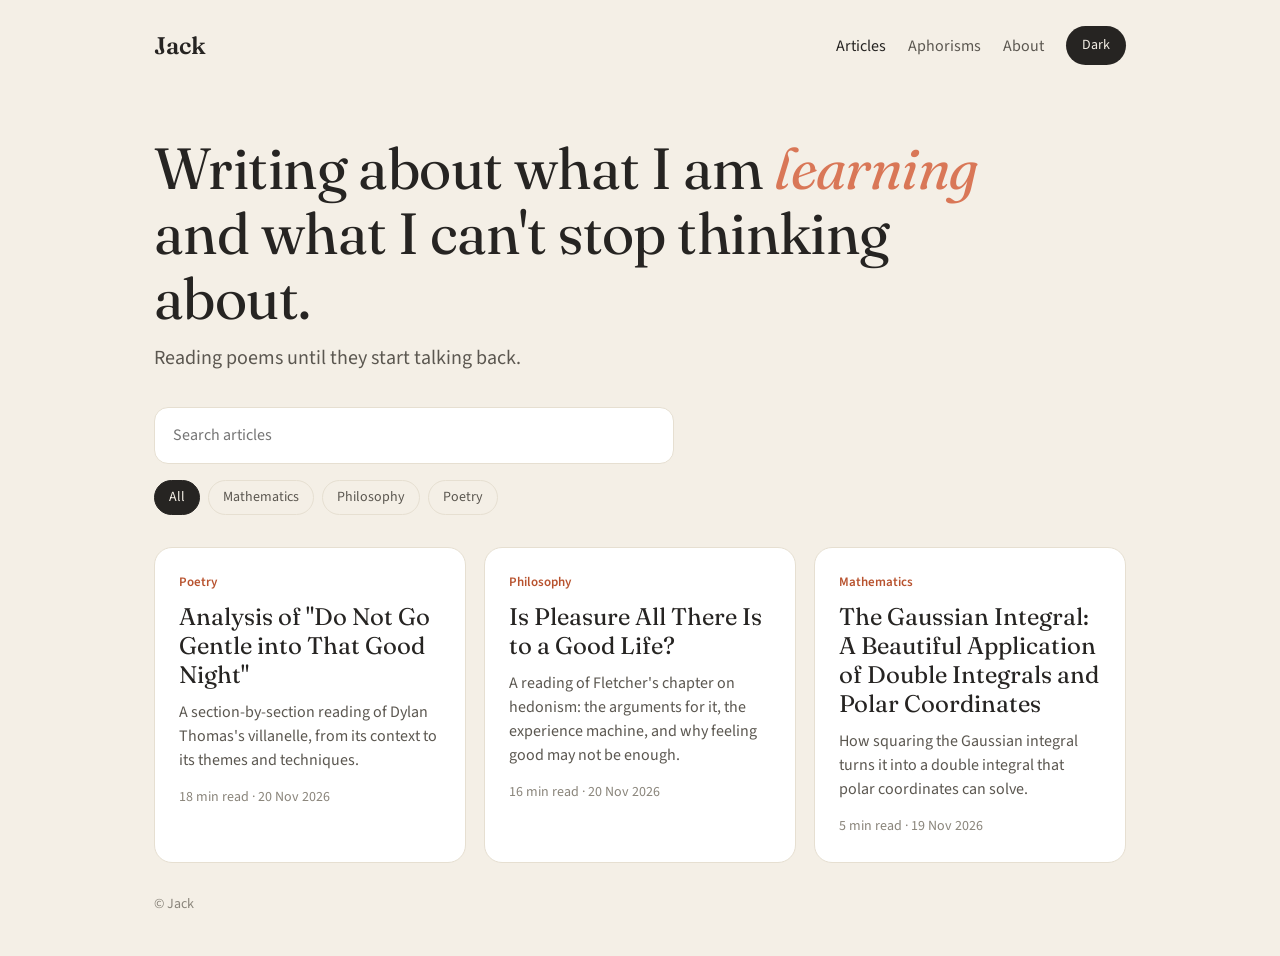
<file: docs/index.html>
<!doctype html>
<html lang="en" data-gc="yhou30"><head><meta charset="utf-8">
<meta name="viewport" content="width=device-width, initial-scale=1">
<title>Jack</title>
<link rel="preconnect" href="https://fonts.googleapis.com">
<link href="https://fonts.googleapis.com/css2?family=Fraunces:ital,opsz,wght@0,9..144,400;0,9..144,600;1,9..144,400&family=Source+Sans+3:wght@400;600&display=swap" rel="stylesheet">
<link rel="stylesheet" href="style.css">
<script>try{var t=localStorage.getItem("theme");if(t)document.documentElement.dataset.theme=t}catch(e){}</script>
</head><body>

<header class="top"><a class="logo" href="index.html">Jack</a>
<nav><a href="index.html" class="on">Articles</a><a href="aphorisms.html">Aphorisms</a><a href="about.html">About</a>
<button id="theme" aria-label="Switch light or dark theme">Dark</button></nav></header>
<main class="home">
<h1 class="hero">Writing about what I am <i>learning</i> and what I can't stop thinking about.</h1><p class="sub">Reading poems until they start talking back.</p>
<input id="q" type="search" placeholder="Search articles" aria-label="Search articles">
<div class="chips"><button class="chip on" data-tag="">All</button><button class="chip" data-tag="Mathematics">Mathematics</button><button class="chip" data-tag="Philosophy">Philosophy</button><button class="chip" data-tag="Poetry">Poetry</button></div>
<div class="grid" id="grid"><a class="card" href="posts/do-not-go-gentle.html" data-tags="Poetry" data-text="analysis of &quot;do not go gentle into that good night&quot; a section-by-section reading of dylan thomas&#x27;s villanelle, from its context to its themes and techniques. poetry"><div class="tag">Poetry</div><h3>Analysis of &quot;Do Not Go Gentle into That Good Night&quot;</h3><p class="sum">A section-by-section reading of Dylan Thomas&#x27;s villanelle, from its context to its themes and techniques.</p><div class="meta">18 min read · 20 Nov 2026</div></a><a class="card" href="posts/hedonism-and-well-being.html" data-tags="Philosophy" data-text="is pleasure all there is to a good life? a reading of fletcher&#x27;s chapter on hedonism: the arguments for it, the experience machine, and why feeling good may not be enough. philosophy"><div class="tag">Philosophy</div><h3>Is Pleasure All There Is to a Good Life?</h3><p class="sum">A reading of Fletcher&#x27;s chapter on hedonism: the arguments for it, the experience machine, and why feeling good may not be enough.</p><div class="meta">16 min read · 20 Nov 2026</div></a><a class="card" href="posts/gaussian-integral.html" data-tags="Mathematics" data-text="the gaussian integral: a beautiful application of double integrals and polar coordinates how squaring the gaussian integral turns it into a double integral that polar coordinates can solve. mathematics"><div class="tag">Mathematics</div><h3>The Gaussian Integral: A Beautiful Application of Double Integrals and Polar Coordinates</h3><p class="sum">How squaring the Gaussian integral turns it into a double integral that polar coordinates can solve.</p><div class="meta">5 min read · 19 Nov 2026</div></a></div>
<p class="none" id="none" hidden>Nothing matches that.</p></main>
<footer>&copy; Jack<span class="views" data-views="TOTAL" hidden> &middot; <b></b> views</span></footer>
<script data-goatcounter="https://yhou30.goatcounter.com/count" async src="//gc.zgo.at/count.js"></script>
<script src="site.js"></script>
</body></html>
</file>
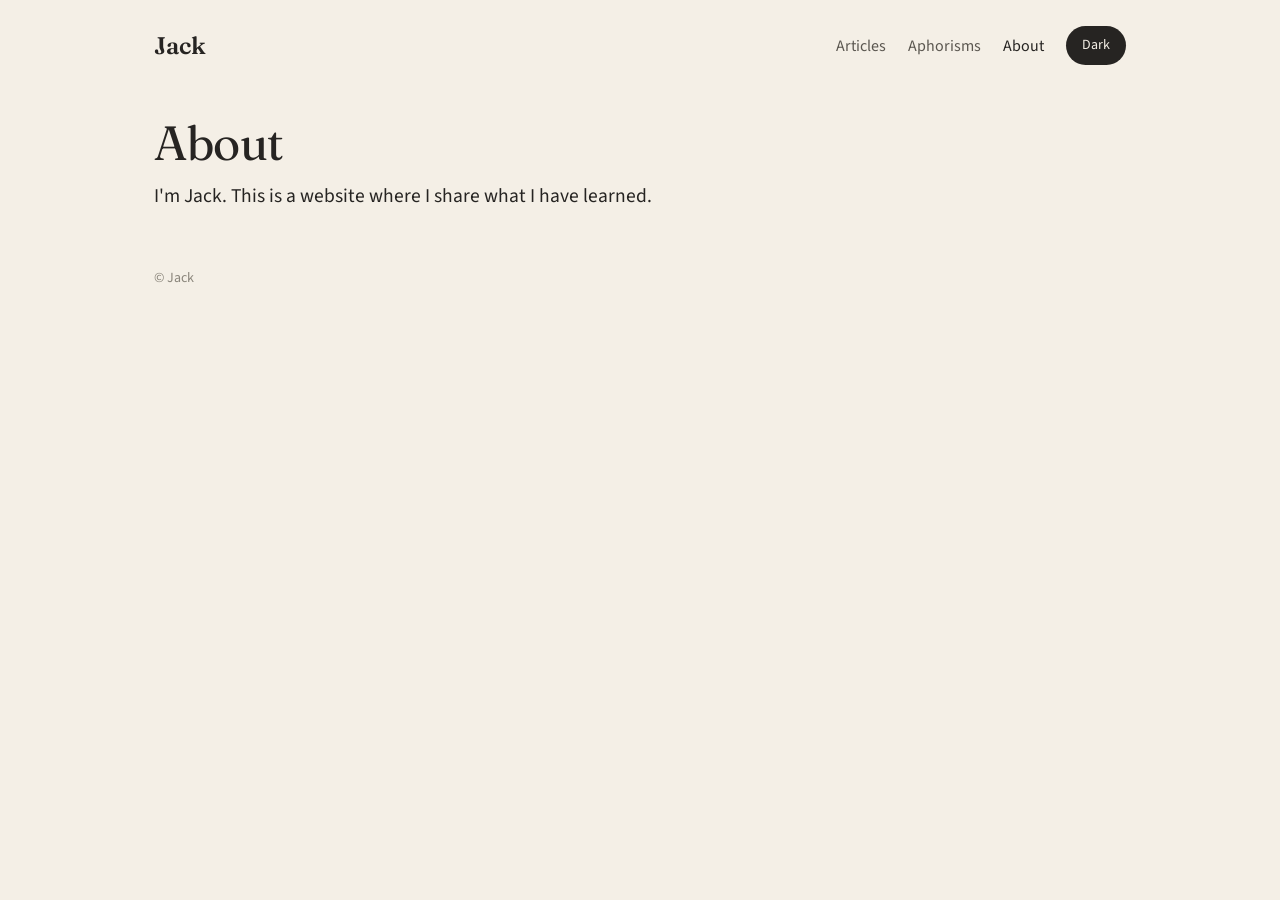
<file: docs/about.html>
<!doctype html>
<html lang="en" data-gc="yhou30"><head><meta charset="utf-8">
<meta name="viewport" content="width=device-width, initial-scale=1">
<title>About | Jack</title>
<link rel="preconnect" href="https://fonts.googleapis.com">
<link href="https://fonts.googleapis.com/css2?family=Fraunces:ital,opsz,wght@0,9..144,400;0,9..144,600;1,9..144,400&family=Source+Sans+3:wght@400;600&display=swap" rel="stylesheet">
<link rel="stylesheet" href="style.css">
<script>try{var t=localStorage.getItem("theme");if(t)document.documentElement.dataset.theme=t}catch(e){}</script>
</head><body>

<header class="top"><a class="logo" href="index.html">Jack</a>
<nav><a href="index.html">Articles</a><a href="aphorisms.html">Aphorisms</a><a href="about.html" class="on">About</a>
<button id="theme" aria-label="Switch light or dark theme">Dark</button></nav></header>
<main class="home"><article class="post"><h1>About</h1><div class="body"><p>I'm Jack. This is a website where I share what I have learned.</p></div></article></main>
<footer>&copy; Jack<span class="views" data-views="TOTAL" hidden> &middot; <b></b> views</span></footer>
<script data-goatcounter="https://yhou30.goatcounter.com/count" async src="//gc.zgo.at/count.js"></script>
<script src="site.js"></script>
</body></html>
</file>
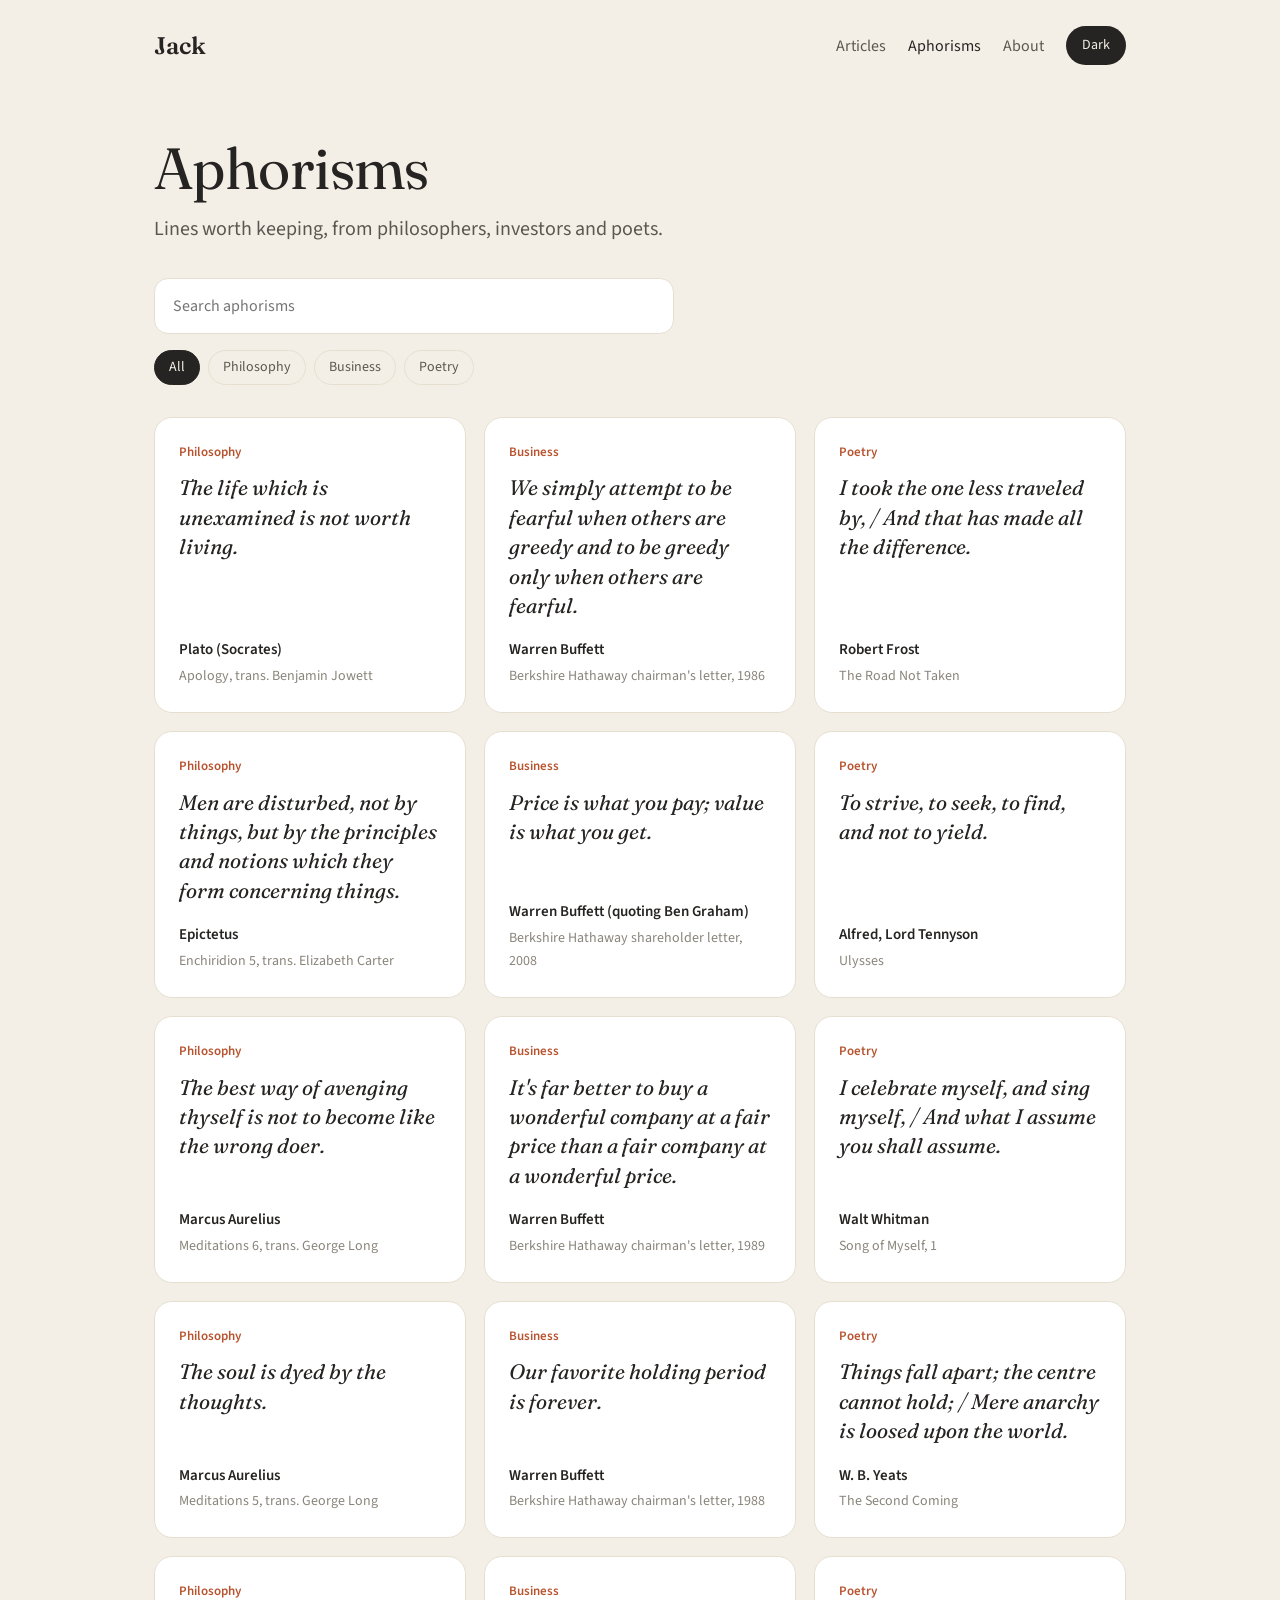
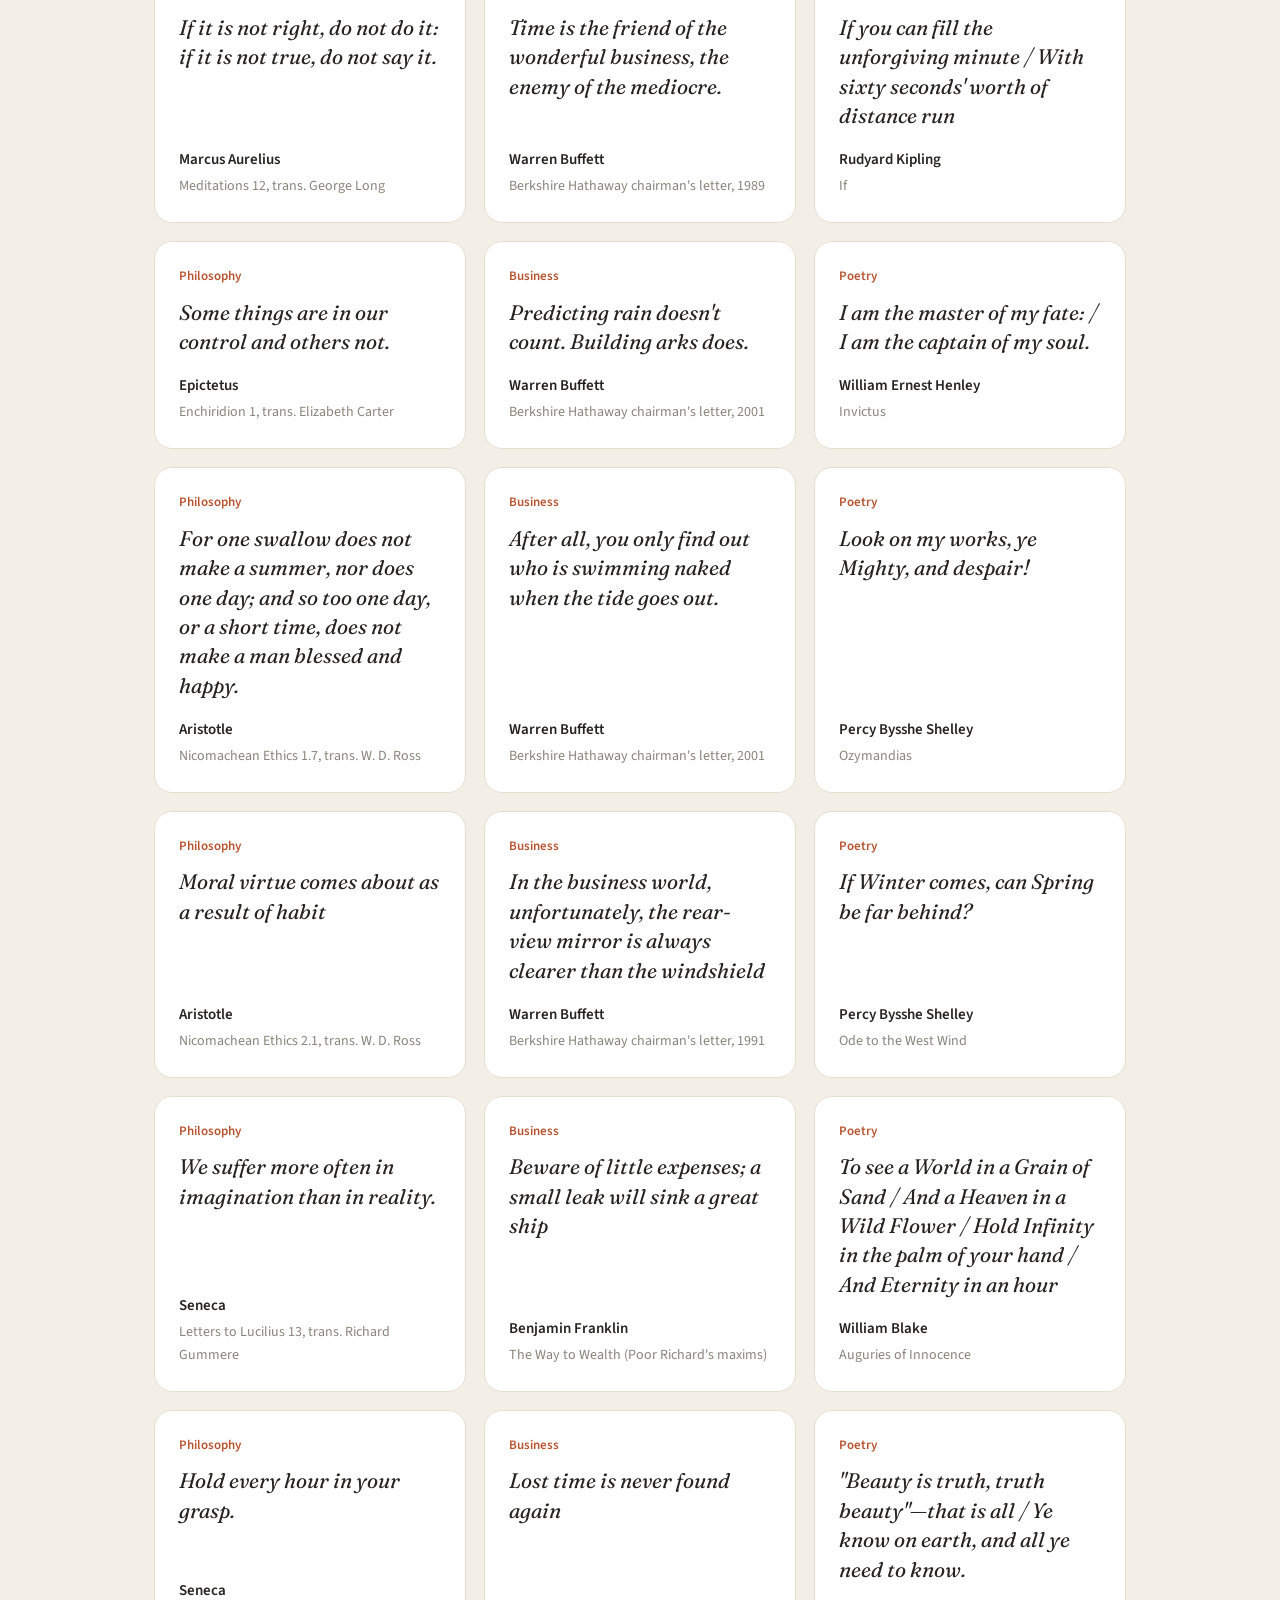
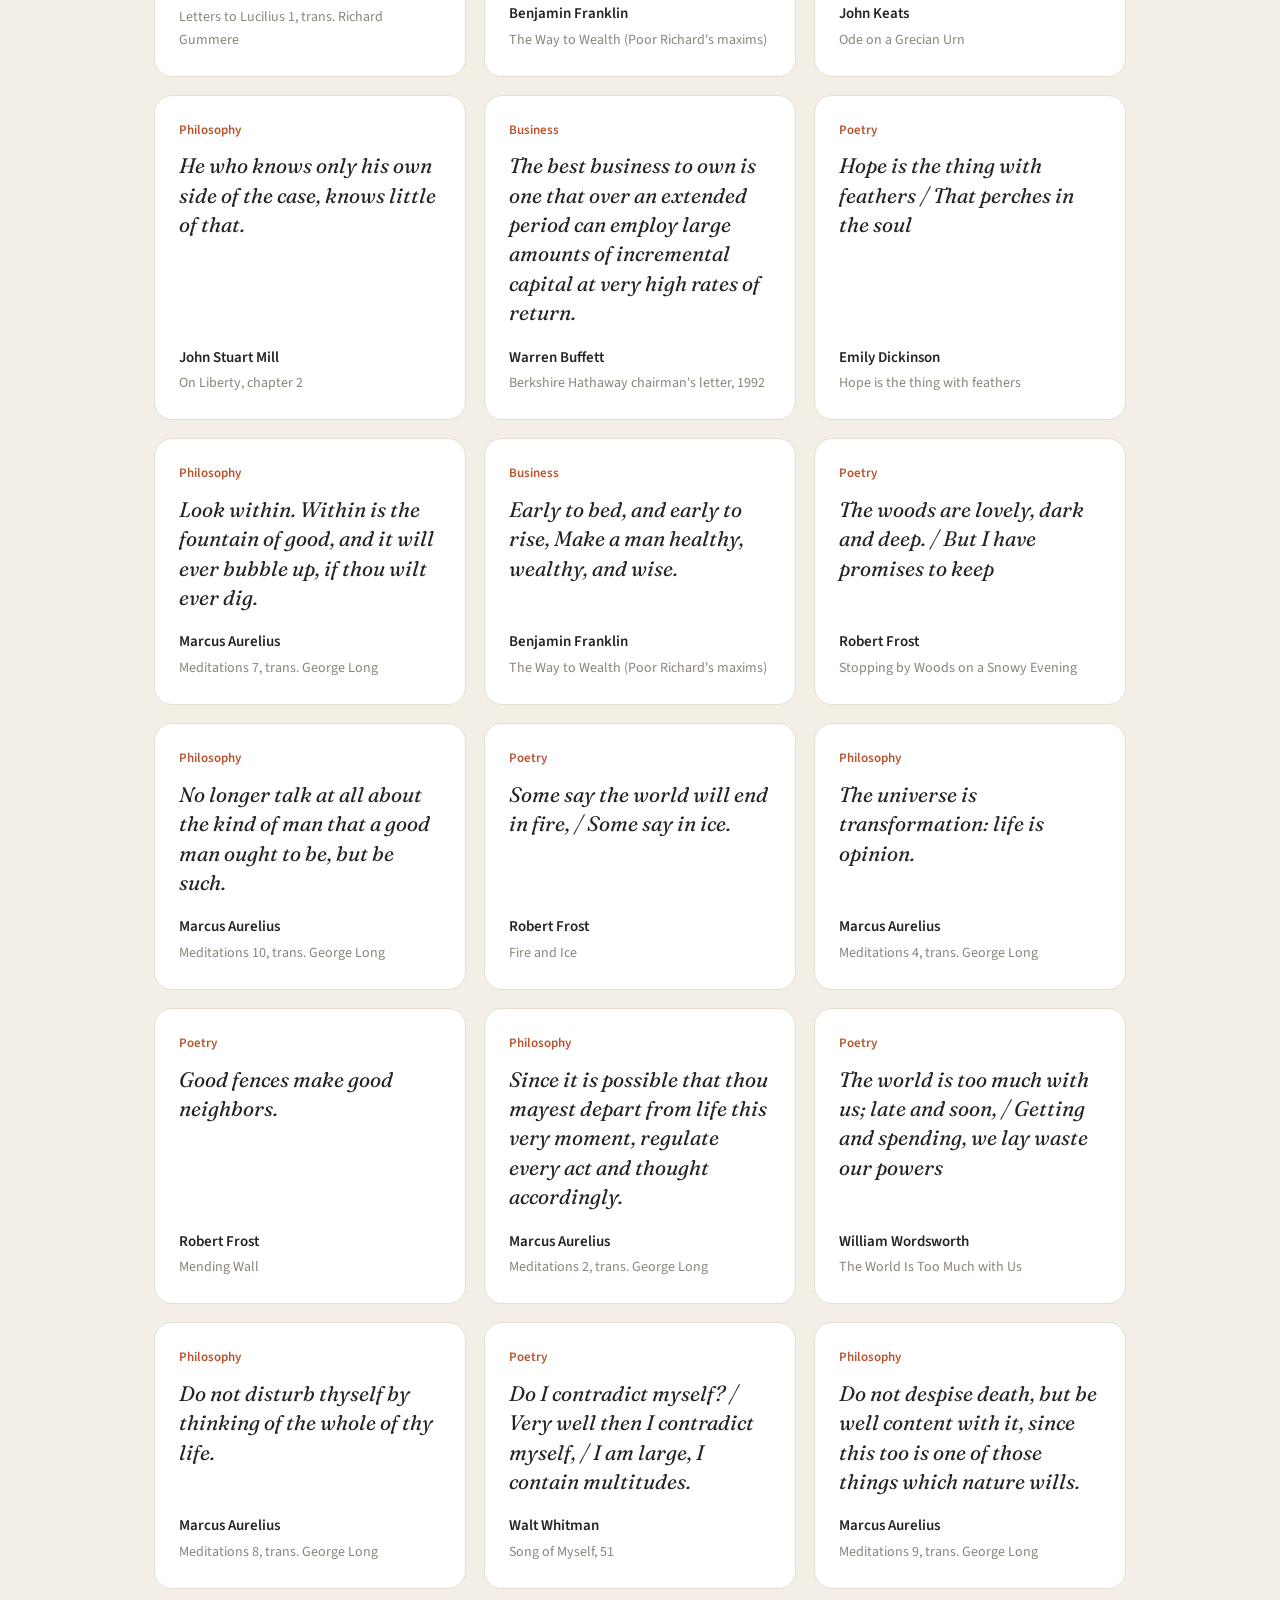
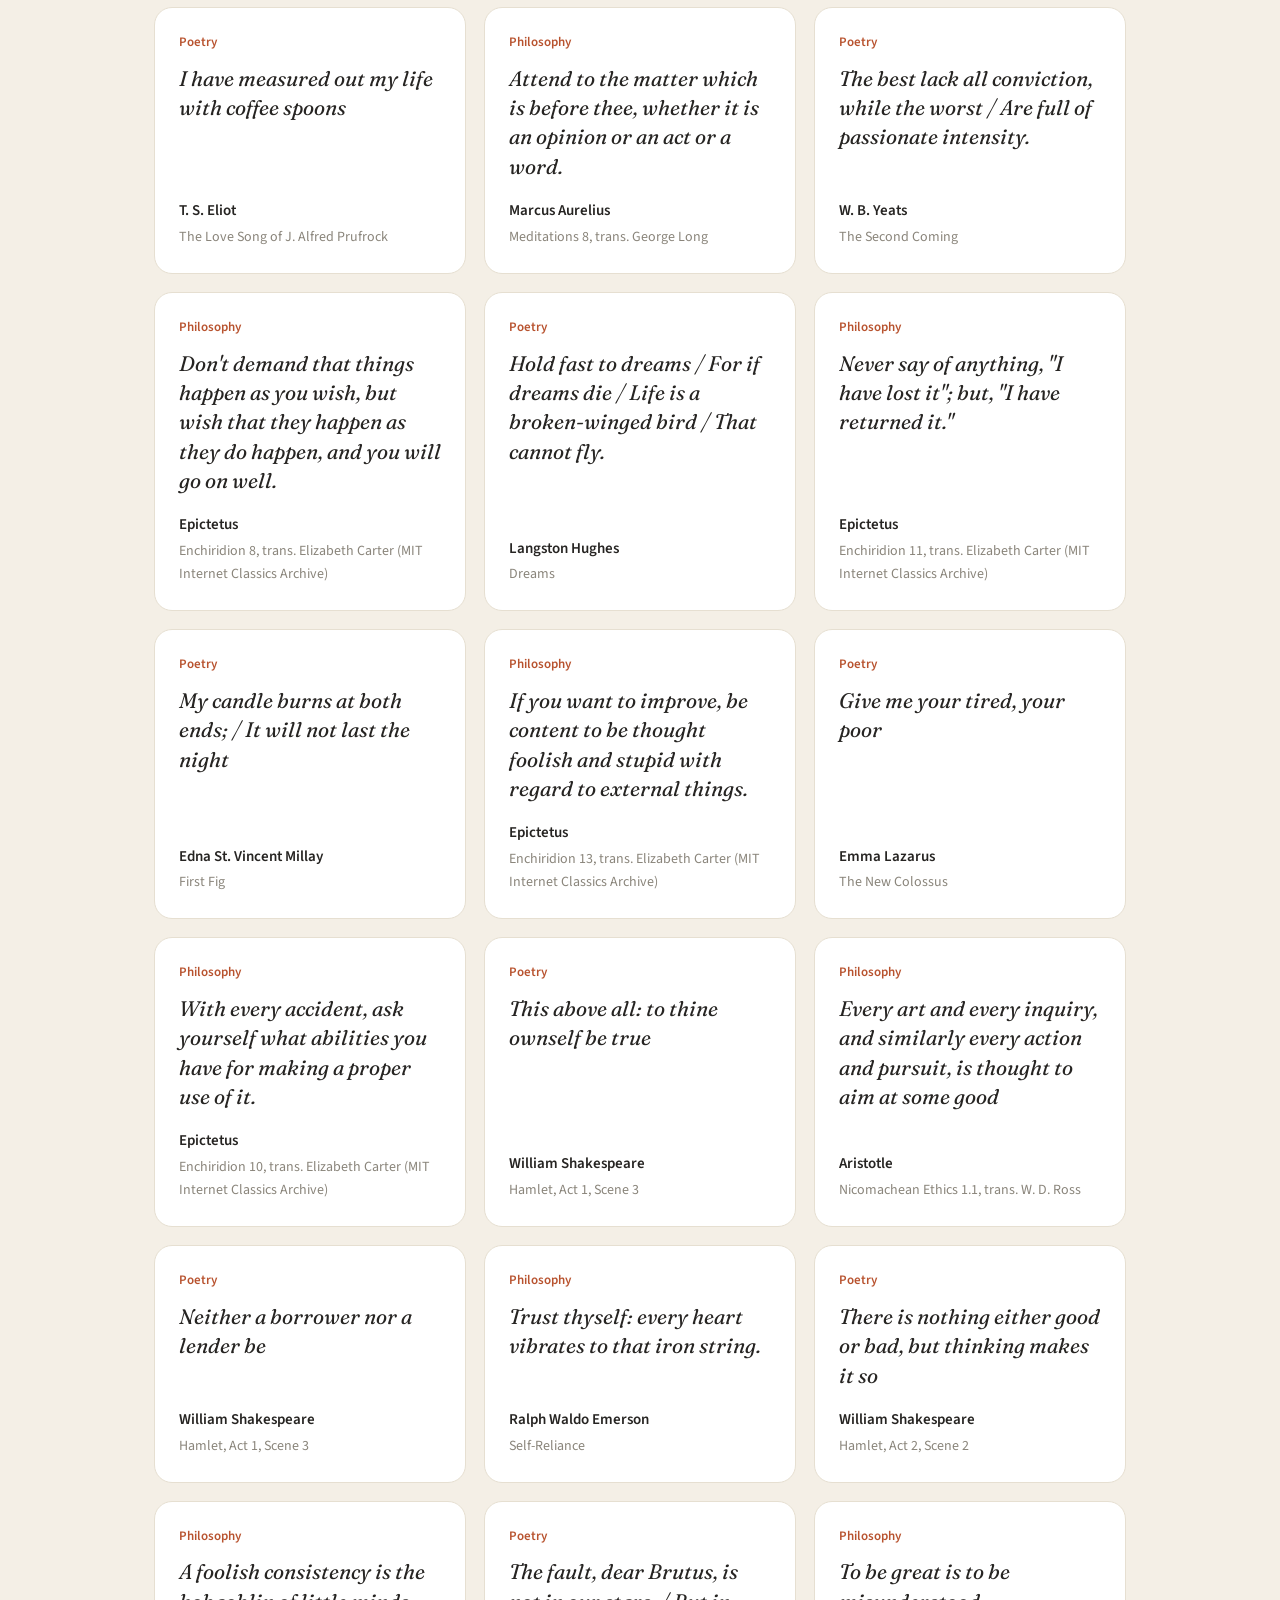
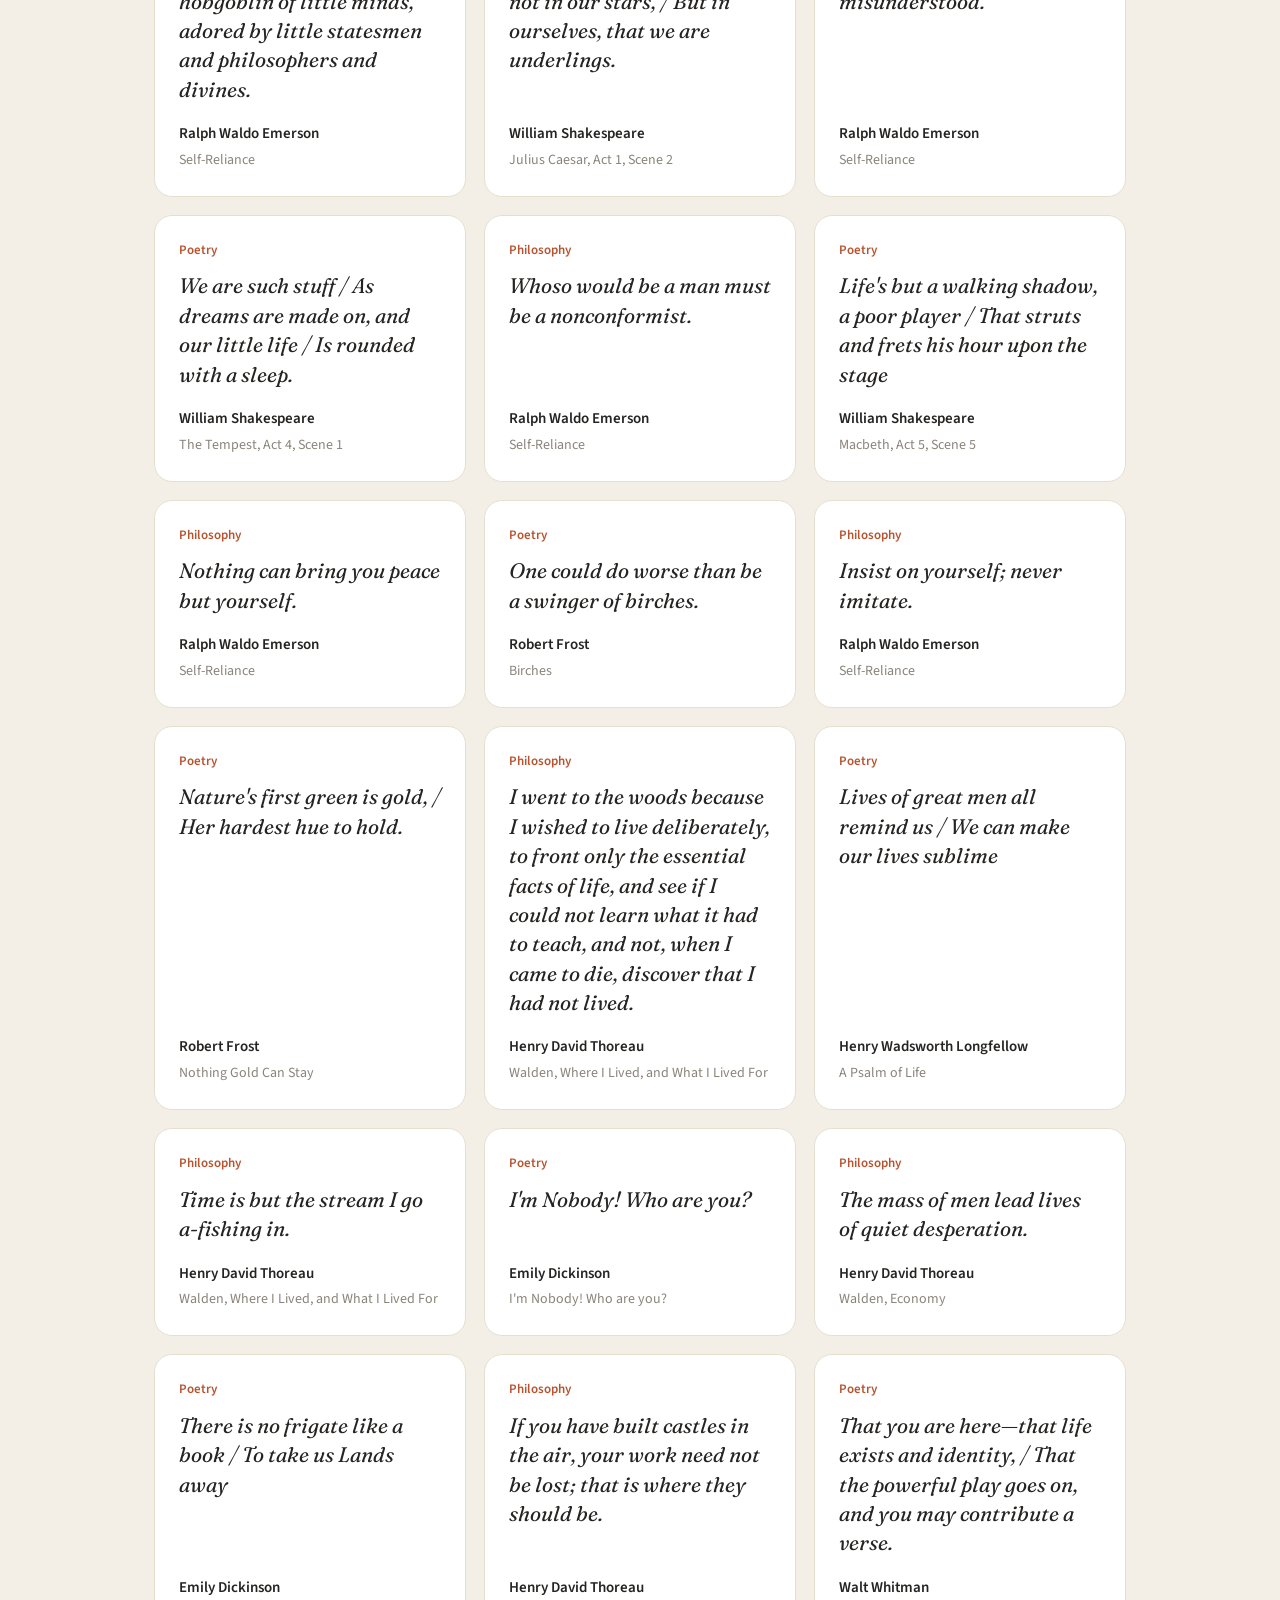
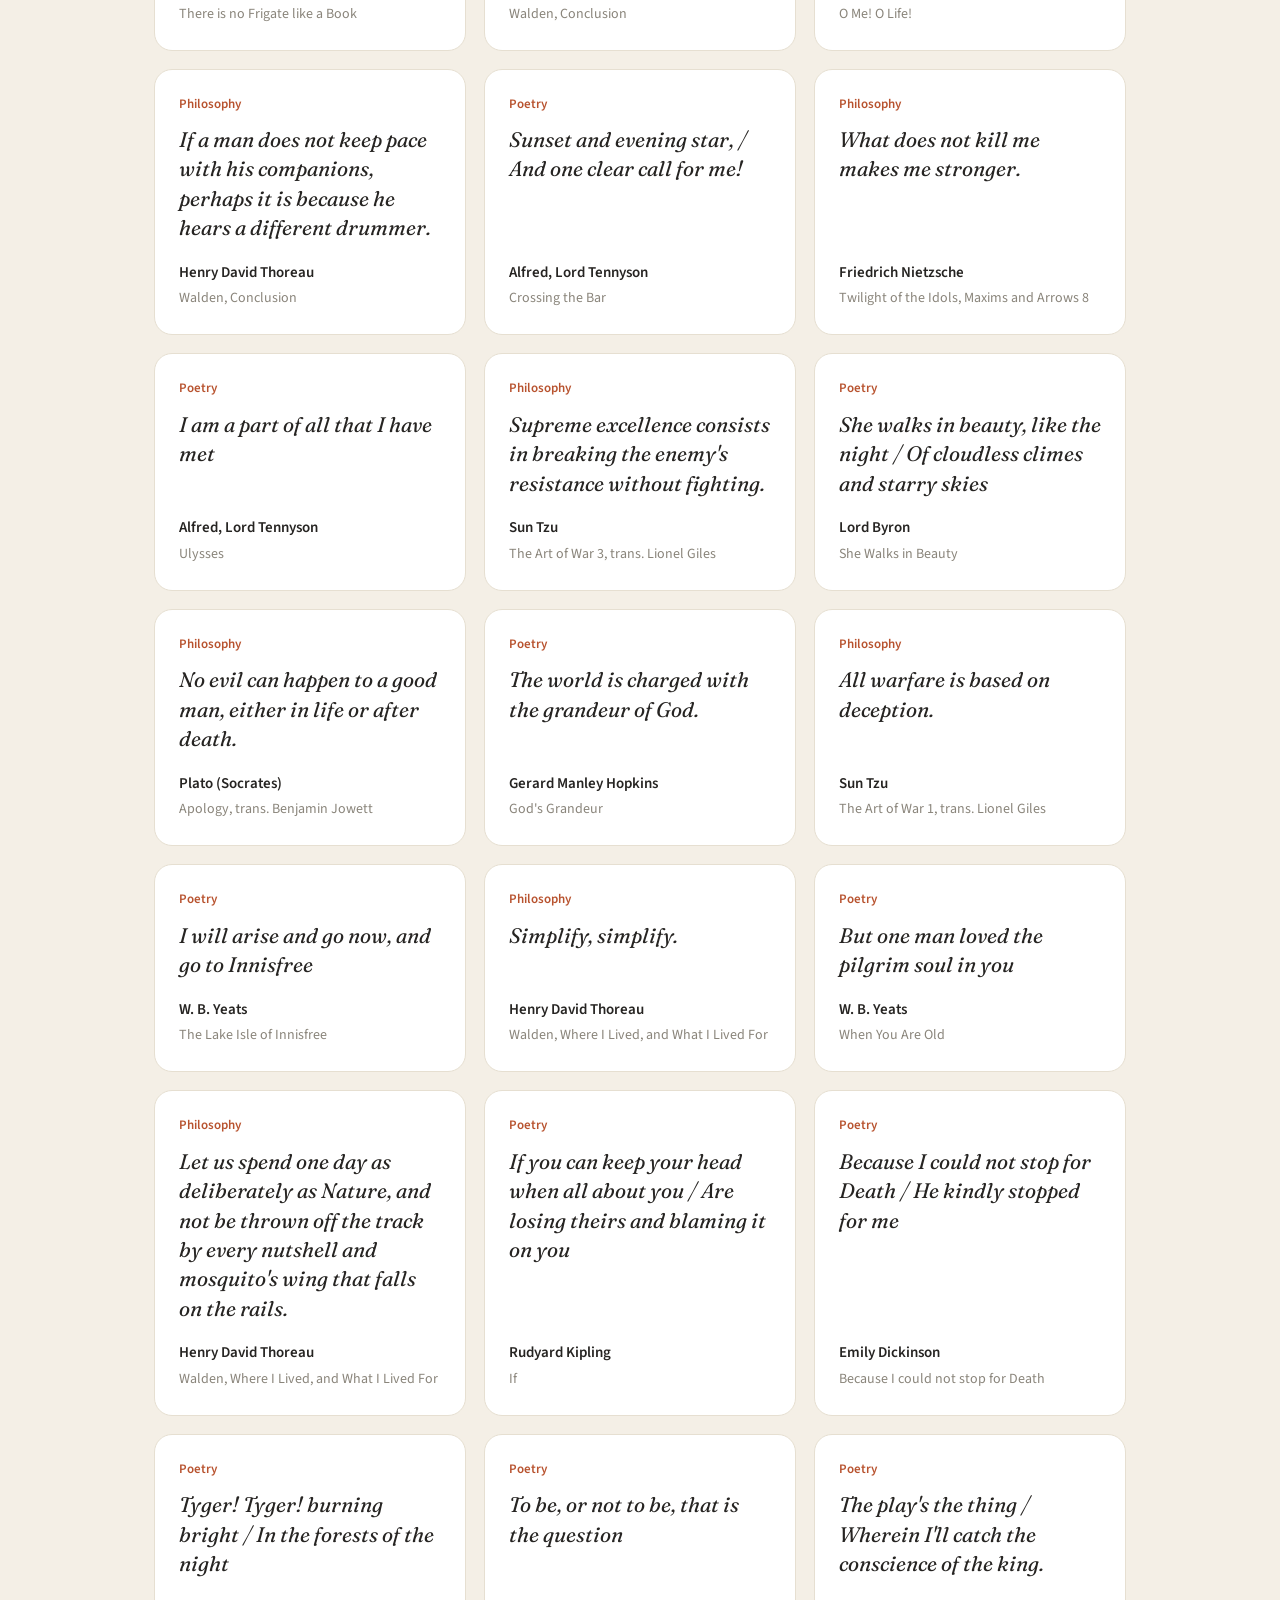
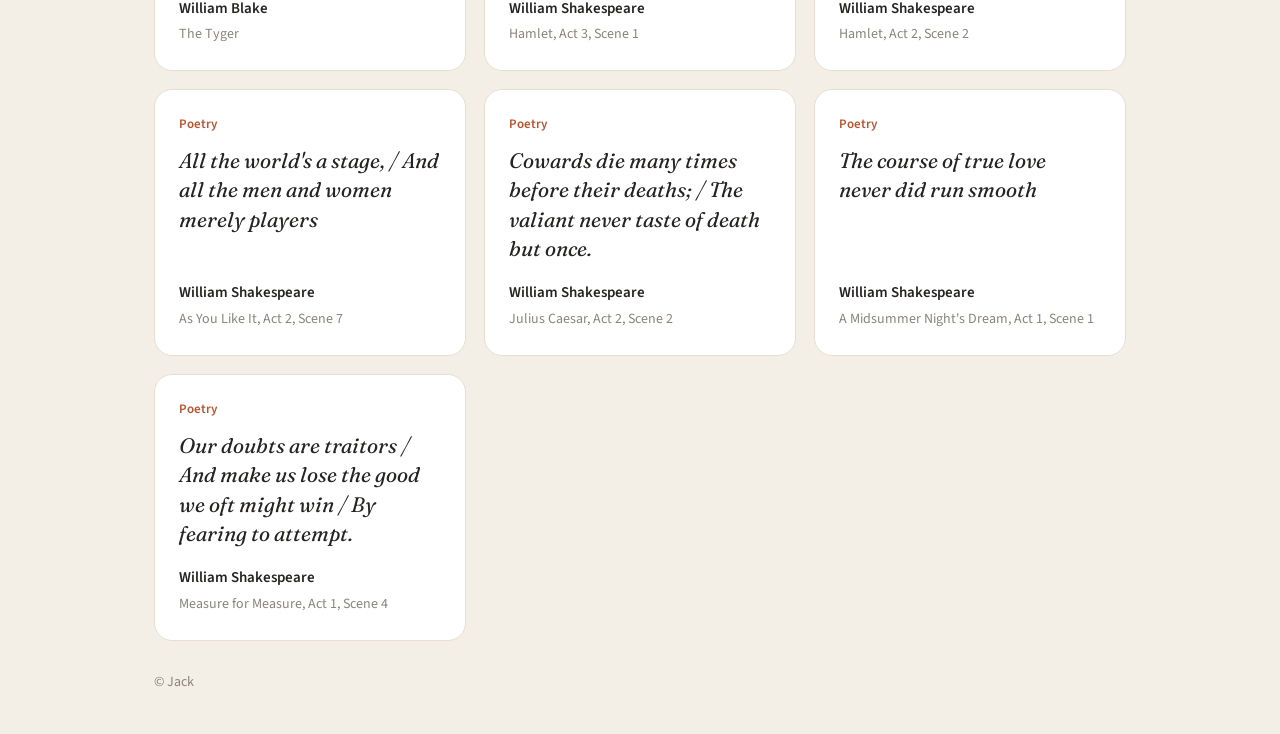
<file: docs/aphorisms.html>
<!doctype html>
<html lang="en" data-gc="yhou30"><head><meta charset="utf-8">
<meta name="viewport" content="width=device-width, initial-scale=1">
<title>Aphorisms | Jack</title>
<link rel="preconnect" href="https://fonts.googleapis.com">
<link href="https://fonts.googleapis.com/css2?family=Fraunces:ital,opsz,wght@0,9..144,400;0,9..144,600;1,9..144,400&family=Source+Sans+3:wght@400;600&display=swap" rel="stylesheet">
<link rel="stylesheet" href="style.css">
<script>try{var t=localStorage.getItem("theme");if(t)document.documentElement.dataset.theme=t}catch(e){}</script>
</head><body>

<header class="top"><a class="logo" href="index.html">Jack</a>
<nav><a href="index.html">Articles</a><a href="aphorisms.html" class="on">Aphorisms</a><a href="about.html">About</a>
<button id="theme" aria-label="Switch light or dark theme">Dark</button></nav></header>
<main class="home">
<h1 class="hero">Aphorisms</h1><p class="sub">Lines worth keeping, from philosophers, investors and poets.</p>
<input id="q" type="search" placeholder="Search aphorisms" aria-label="Search aphorisms">
<div class="chips"><button class="chip on" data-tag="">All</button><button class="chip" data-tag="Philosophy">Philosophy</button><button class="chip" data-tag="Business">Business</button><button class="chip" data-tag="Poetry">Poetry</button></div>
<div class="grid" id="grid"><figure class="card quote" data-tags="Philosophy" data-text="the life which is unexamined is not worth living. plato (socrates) apology, trans. benjamin jowett philosophy"><div class="tag">Philosophy</div><blockquote><p>The life which is unexamined is not worth living.</p></blockquote><figcaption><span class="who">Plato (Socrates)</span><div class="src">Apology, trans. Benjamin Jowett</div></figcaption></figure><figure class="card quote" data-tags="Business" data-text="we simply attempt to be fearful when others are greedy and to be greedy only when others are fearful. warren buffett berkshire hathaway chairman&#x27;s letter, 1986 business"><div class="tag">Business</div><blockquote><p>We simply attempt to be fearful when others are greedy and to be greedy only when others are fearful.</p></blockquote><figcaption><span class="who">Warren Buffett</span><div class="src">Berkshire Hathaway chairman&#x27;s letter, 1986</div></figcaption></figure><figure class="card quote" data-tags="Poetry" data-text="i took the one less traveled by, / and that has made all the difference. robert frost the road not taken poetry"><div class="tag">Poetry</div><blockquote><p>I took the one less traveled by, / And that has made all the difference.</p></blockquote><figcaption><span class="who">Robert Frost</span><div class="src">The Road Not Taken</div></figcaption></figure><figure class="card quote" data-tags="Philosophy" data-text="men are disturbed, not by things, but by the principles and notions which they form concerning things. epictetus enchiridion 5, trans. elizabeth carter philosophy"><div class="tag">Philosophy</div><blockquote><p>Men are disturbed, not by things, but by the principles and notions which they form concerning things.</p></blockquote><figcaption><span class="who">Epictetus</span><div class="src">Enchiridion 5, trans. Elizabeth Carter</div></figcaption></figure><figure class="card quote" data-tags="Business" data-text="price is what you pay; value is what you get. warren buffett (quoting ben graham) berkshire hathaway shareholder letter, 2008 business"><div class="tag">Business</div><blockquote><p>Price is what you pay; value is what you get.</p></blockquote><figcaption><span class="who">Warren Buffett (quoting Ben Graham)</span><div class="src">Berkshire Hathaway shareholder letter, 2008</div></figcaption></figure><figure class="card quote" data-tags="Poetry" data-text="to strive, to seek, to find, and not to yield. alfred, lord tennyson ulysses poetry"><div class="tag">Poetry</div><blockquote><p>To strive, to seek, to find, and not to yield.</p></blockquote><figcaption><span class="who">Alfred, Lord Tennyson</span><div class="src">Ulysses</div></figcaption></figure><figure class="card quote" data-tags="Philosophy" data-text="the best way of avenging thyself is not to become like the wrong doer. marcus aurelius meditations 6, trans. george long philosophy"><div class="tag">Philosophy</div><blockquote><p>The best way of avenging thyself is not to become like the wrong doer.</p></blockquote><figcaption><span class="who">Marcus Aurelius</span><div class="src">Meditations 6, trans. George Long</div></figcaption></figure><figure class="card quote" data-tags="Business" data-text="it&#x27;s far better to buy a wonderful company at a fair price than a fair company at a wonderful price. warren buffett berkshire hathaway chairman&#x27;s letter, 1989 business"><div class="tag">Business</div><blockquote><p>It&#x27;s far better to buy a wonderful company at a fair price than a fair company at a wonderful price.</p></blockquote><figcaption><span class="who">Warren Buffett</span><div class="src">Berkshire Hathaway chairman&#x27;s letter, 1989</div></figcaption></figure><figure class="card quote" data-tags="Poetry" data-text="i celebrate myself, and sing myself, / and what i assume you shall assume. walt whitman song of myself, 1 poetry"><div class="tag">Poetry</div><blockquote><p>I celebrate myself, and sing myself, / And what I assume you shall assume.</p></blockquote><figcaption><span class="who">Walt Whitman</span><div class="src">Song of Myself, 1</div></figcaption></figure><figure class="card quote" data-tags="Philosophy" data-text="the soul is dyed by the thoughts. marcus aurelius meditations 5, trans. george long philosophy"><div class="tag">Philosophy</div><blockquote><p>The soul is dyed by the thoughts.</p></blockquote><figcaption><span class="who">Marcus Aurelius</span><div class="src">Meditations 5, trans. George Long</div></figcaption></figure><figure class="card quote" data-tags="Business" data-text="our favorite holding period is forever. warren buffett berkshire hathaway chairman&#x27;s letter, 1988 business"><div class="tag">Business</div><blockquote><p>Our favorite holding period is forever.</p></blockquote><figcaption><span class="who">Warren Buffett</span><div class="src">Berkshire Hathaway chairman&#x27;s letter, 1988</div></figcaption></figure><figure class="card quote" data-tags="Poetry" data-text="things fall apart; the centre cannot hold; / mere anarchy is loosed upon the world. w. b. yeats the second coming poetry"><div class="tag">Poetry</div><blockquote><p>Things fall apart; the centre cannot hold; / Mere anarchy is loosed upon the world.</p></blockquote><figcaption><span class="who">W. B. Yeats</span><div class="src">The Second Coming</div></figcaption></figure><figure class="card quote" data-tags="Philosophy" data-text="if it is not right, do not do it: if it is not true, do not say it. marcus aurelius meditations 12, trans. george long philosophy"><div class="tag">Philosophy</div><blockquote><p>If it is not right, do not do it: if it is not true, do not say it.</p></blockquote><figcaption><span class="who">Marcus Aurelius</span><div class="src">Meditations 12, trans. George Long</div></figcaption></figure><figure class="card quote" data-tags="Business" data-text="time is the friend of the wonderful business, the enemy of the mediocre. warren buffett berkshire hathaway chairman&#x27;s letter, 1989 business"><div class="tag">Business</div><blockquote><p>Time is the friend of the wonderful business, the enemy of the mediocre.</p></blockquote><figcaption><span class="who">Warren Buffett</span><div class="src">Berkshire Hathaway chairman&#x27;s letter, 1989</div></figcaption></figure><figure class="card quote" data-tags="Poetry" data-text="if you can fill the unforgiving minute / with sixty seconds&#x27; worth of distance run rudyard kipling if poetry"><div class="tag">Poetry</div><blockquote><p>If you can fill the unforgiving minute / With sixty seconds&#x27; worth of distance run</p></blockquote><figcaption><span class="who">Rudyard Kipling</span><div class="src">If</div></figcaption></figure><figure class="card quote" data-tags="Philosophy" data-text="some things are in our control and others not. epictetus enchiridion 1, trans. elizabeth carter philosophy"><div class="tag">Philosophy</div><blockquote><p>Some things are in our control and others not.</p></blockquote><figcaption><span class="who">Epictetus</span><div class="src">Enchiridion 1, trans. Elizabeth Carter</div></figcaption></figure><figure class="card quote" data-tags="Business" data-text="predicting rain doesn&#x27;t count. building arks does. warren buffett berkshire hathaway chairman&#x27;s letter, 2001 business"><div class="tag">Business</div><blockquote><p>Predicting rain doesn&#x27;t count. Building arks does.</p></blockquote><figcaption><span class="who">Warren Buffett</span><div class="src">Berkshire Hathaway chairman&#x27;s letter, 2001</div></figcaption></figure><figure class="card quote" data-tags="Poetry" data-text="i am the master of my fate: / i am the captain of my soul. william ernest henley invictus poetry"><div class="tag">Poetry</div><blockquote><p>I am the master of my fate: / I am the captain of my soul.</p></blockquote><figcaption><span class="who">William Ernest Henley</span><div class="src">Invictus</div></figcaption></figure><figure class="card quote" data-tags="Philosophy" data-text="for one swallow does not make a summer, nor does one day; and so too one day, or a short time, does not make a man blessed and happy. aristotle nicomachean ethics 1.7, trans. w. d. ross philosophy"><div class="tag">Philosophy</div><blockquote><p>For one swallow does not make a summer, nor does one day; and so too one day, or a short time, does not make a man blessed and happy.</p></blockquote><figcaption><span class="who">Aristotle</span><div class="src">Nicomachean Ethics 1.7, trans. W. D. Ross</div></figcaption></figure><figure class="card quote" data-tags="Business" data-text="after all, you only find out who is swimming naked when the tide goes out. warren buffett berkshire hathaway chairman&#x27;s letter, 2001 business"><div class="tag">Business</div><blockquote><p>After all, you only find out who is swimming naked when the tide goes out.</p></blockquote><figcaption><span class="who">Warren Buffett</span><div class="src">Berkshire Hathaway chairman&#x27;s letter, 2001</div></figcaption></figure><figure class="card quote" data-tags="Poetry" data-text="look on my works, ye mighty, and despair! percy bysshe shelley ozymandias poetry"><div class="tag">Poetry</div><blockquote><p>Look on my works, ye Mighty, and despair!</p></blockquote><figcaption><span class="who">Percy Bysshe Shelley</span><div class="src">Ozymandias</div></figcaption></figure><figure class="card quote" data-tags="Philosophy" data-text="moral virtue comes about as a result of habit aristotle nicomachean ethics 2.1, trans. w. d. ross philosophy"><div class="tag">Philosophy</div><blockquote><p>Moral virtue comes about as a result of habit</p></blockquote><figcaption><span class="who">Aristotle</span><div class="src">Nicomachean Ethics 2.1, trans. W. D. Ross</div></figcaption></figure><figure class="card quote" data-tags="Business" data-text="in the business world, unfortunately, the rear-view mirror is always clearer than the windshield warren buffett berkshire hathaway chairman&#x27;s letter, 1991 business"><div class="tag">Business</div><blockquote><p>In the business world, unfortunately, the rear-view mirror is always clearer than the windshield</p></blockquote><figcaption><span class="who">Warren Buffett</span><div class="src">Berkshire Hathaway chairman&#x27;s letter, 1991</div></figcaption></figure><figure class="card quote" data-tags="Poetry" data-text="if winter comes, can spring be far behind? percy bysshe shelley ode to the west wind poetry"><div class="tag">Poetry</div><blockquote><p>If Winter comes, can Spring be far behind?</p></blockquote><figcaption><span class="who">Percy Bysshe Shelley</span><div class="src">Ode to the West Wind</div></figcaption></figure><figure class="card quote" data-tags="Philosophy" data-text="we suffer more often in imagination than in reality. seneca letters to lucilius 13, trans. richard gummere philosophy"><div class="tag">Philosophy</div><blockquote><p>We suffer more often in imagination than in reality.</p></blockquote><figcaption><span class="who">Seneca</span><div class="src">Letters to Lucilius 13, trans. Richard Gummere</div></figcaption></figure><figure class="card quote" data-tags="Business" data-text="beware of little expenses; a small leak will sink a great ship benjamin franklin the way to wealth (poor richard&#x27;s maxims) business"><div class="tag">Business</div><blockquote><p>Beware of little expenses; a small leak will sink a great ship</p></blockquote><figcaption><span class="who">Benjamin Franklin</span><div class="src">The Way to Wealth (Poor Richard&#x27;s maxims)</div></figcaption></figure><figure class="card quote" data-tags="Poetry" data-text="to see a world in a grain of sand / and a heaven in a wild flower / hold infinity in the palm of your hand / and eternity in an hour william blake auguries of innocence poetry"><div class="tag">Poetry</div><blockquote><p>To see a World in a Grain of Sand / And a Heaven in a Wild Flower / Hold Infinity in the palm of your hand / And Eternity in an hour</p></blockquote><figcaption><span class="who">William Blake</span><div class="src">Auguries of Innocence</div></figcaption></figure><figure class="card quote" data-tags="Philosophy" data-text="hold every hour in your grasp. seneca letters to lucilius 1, trans. richard gummere philosophy"><div class="tag">Philosophy</div><blockquote><p>Hold every hour in your grasp.</p></blockquote><figcaption><span class="who">Seneca</span><div class="src">Letters to Lucilius 1, trans. Richard Gummere</div></figcaption></figure><figure class="card quote" data-tags="Business" data-text="lost time is never found again benjamin franklin the way to wealth (poor richard&#x27;s maxims) business"><div class="tag">Business</div><blockquote><p>Lost time is never found again</p></blockquote><figcaption><span class="who">Benjamin Franklin</span><div class="src">The Way to Wealth (Poor Richard&#x27;s maxims)</div></figcaption></figure><figure class="card quote" data-tags="Poetry" data-text="&quot;beauty is truth, truth beauty&quot;—that is all / ye know on earth, and all ye need to know. john keats ode on a grecian urn poetry"><div class="tag">Poetry</div><blockquote><p>&quot;Beauty is truth, truth beauty&quot;—that is all / Ye know on earth, and all ye need to know.</p></blockquote><figcaption><span class="who">John Keats</span><div class="src">Ode on a Grecian Urn</div></figcaption></figure><figure class="card quote" data-tags="Philosophy" data-text="he who knows only his own side of the case, knows little of that. john stuart mill on liberty, chapter 2 philosophy"><div class="tag">Philosophy</div><blockquote><p>He who knows only his own side of the case, knows little of that.</p></blockquote><figcaption><span class="who">John Stuart Mill</span><div class="src">On Liberty, chapter 2</div></figcaption></figure><figure class="card quote" data-tags="Business" data-text="the best business to own is one that over an extended period can employ large amounts of incremental capital at very high rates of return. warren buffett berkshire hathaway chairman&#x27;s letter, 1992 business"><div class="tag">Business</div><blockquote><p>The best business to own is one that over an extended period can employ large amounts of incremental capital at very high rates of return.</p></blockquote><figcaption><span class="who">Warren Buffett</span><div class="src">Berkshire Hathaway chairman&#x27;s letter, 1992</div></figcaption></figure><figure class="card quote" data-tags="Poetry" data-text="hope is the thing with feathers / that perches in the soul emily dickinson hope is the thing with feathers poetry"><div class="tag">Poetry</div><blockquote><p>Hope is the thing with feathers / That perches in the soul</p></blockquote><figcaption><span class="who">Emily Dickinson</span><div class="src">Hope is the thing with feathers</div></figcaption></figure><figure class="card quote" data-tags="Philosophy" data-text="look within. within is the fountain of good, and it will ever bubble up, if thou wilt ever dig. marcus aurelius meditations 7, trans. george long philosophy"><div class="tag">Philosophy</div><blockquote><p>Look within. Within is the fountain of good, and it will ever bubble up, if thou wilt ever dig.</p></blockquote><figcaption><span class="who">Marcus Aurelius</span><div class="src">Meditations 7, trans. George Long</div></figcaption></figure><figure class="card quote" data-tags="Business" data-text="early to bed, and early to rise, make a man healthy, wealthy, and wise. benjamin franklin the way to wealth (poor richard&#x27;s maxims) business"><div class="tag">Business</div><blockquote><p>Early to bed, and early to rise, Make a man healthy, wealthy, and wise.</p></blockquote><figcaption><span class="who">Benjamin Franklin</span><div class="src">The Way to Wealth (Poor Richard&#x27;s maxims)</div></figcaption></figure><figure class="card quote" data-tags="Poetry" data-text="the woods are lovely, dark and deep. / but i have promises to keep robert frost stopping by woods on a snowy evening poetry"><div class="tag">Poetry</div><blockquote><p>The woods are lovely, dark and deep. / But I have promises to keep</p></blockquote><figcaption><span class="who">Robert Frost</span><div class="src">Stopping by Woods on a Snowy Evening</div></figcaption></figure><figure class="card quote" data-tags="Philosophy" data-text="no longer talk at all about the kind of man that a good man ought to be, but be such. marcus aurelius meditations 10, trans. george long philosophy"><div class="tag">Philosophy</div><blockquote><p>No longer talk at all about the kind of man that a good man ought to be, but be such.</p></blockquote><figcaption><span class="who">Marcus Aurelius</span><div class="src">Meditations 10, trans. George Long</div></figcaption></figure><figure class="card quote" data-tags="Poetry" data-text="some say the world will end in fire, / some say in ice. robert frost fire and ice poetry"><div class="tag">Poetry</div><blockquote><p>Some say the world will end in fire, / Some say in ice.</p></blockquote><figcaption><span class="who">Robert Frost</span><div class="src">Fire and Ice</div></figcaption></figure><figure class="card quote" data-tags="Philosophy" data-text="the universe is transformation: life is opinion. marcus aurelius meditations 4, trans. george long philosophy"><div class="tag">Philosophy</div><blockquote><p>The universe is transformation: life is opinion.</p></blockquote><figcaption><span class="who">Marcus Aurelius</span><div class="src">Meditations 4, trans. George Long</div></figcaption></figure><figure class="card quote" data-tags="Poetry" data-text="good fences make good neighbors. robert frost mending wall poetry"><div class="tag">Poetry</div><blockquote><p>Good fences make good neighbors.</p></blockquote><figcaption><span class="who">Robert Frost</span><div class="src">Mending Wall</div></figcaption></figure><figure class="card quote" data-tags="Philosophy" data-text="since it is possible that thou mayest depart from life this very moment, regulate every act and thought accordingly. marcus aurelius meditations 2, trans. george long philosophy"><div class="tag">Philosophy</div><blockquote><p>Since it is possible that thou mayest depart from life this very moment, regulate every act and thought accordingly.</p></blockquote><figcaption><span class="who">Marcus Aurelius</span><div class="src">Meditations 2, trans. George Long</div></figcaption></figure><figure class="card quote" data-tags="Poetry" data-text="the world is too much with us; late and soon, / getting and spending, we lay waste our powers william wordsworth the world is too much with us poetry"><div class="tag">Poetry</div><blockquote><p>The world is too much with us; late and soon, / Getting and spending, we lay waste our powers</p></blockquote><figcaption><span class="who">William Wordsworth</span><div class="src">The World Is Too Much with Us</div></figcaption></figure><figure class="card quote" data-tags="Philosophy" data-text="do not disturb thyself by thinking of the whole of thy life. marcus aurelius meditations 8, trans. george long philosophy"><div class="tag">Philosophy</div><blockquote><p>Do not disturb thyself by thinking of the whole of thy life.</p></blockquote><figcaption><span class="who">Marcus Aurelius</span><div class="src">Meditations 8, trans. George Long</div></figcaption></figure><figure class="card quote" data-tags="Poetry" data-text="do i contradict myself? / very well then i contradict myself, / i am large, i contain multitudes. walt whitman song of myself, 51 poetry"><div class="tag">Poetry</div><blockquote><p>Do I contradict myself? / Very well then I contradict myself, / I am large, I contain multitudes.</p></blockquote><figcaption><span class="who">Walt Whitman</span><div class="src">Song of Myself, 51</div></figcaption></figure><figure class="card quote" data-tags="Philosophy" data-text="do not despise death, but be well content with it, since this too is one of those things which nature wills. marcus aurelius meditations 9, trans. george long philosophy"><div class="tag">Philosophy</div><blockquote><p>Do not despise death, but be well content with it, since this too is one of those things which nature wills.</p></blockquote><figcaption><span class="who">Marcus Aurelius</span><div class="src">Meditations 9, trans. George Long</div></figcaption></figure><figure class="card quote" data-tags="Poetry" data-text="i have measured out my life with coffee spoons t. s. eliot the love song of j. alfred prufrock poetry"><div class="tag">Poetry</div><blockquote><p>I have measured out my life with coffee spoons</p></blockquote><figcaption><span class="who">T. S. Eliot</span><div class="src">The Love Song of J. Alfred Prufrock</div></figcaption></figure><figure class="card quote" data-tags="Philosophy" data-text="attend to the matter which is before thee, whether it is an opinion or an act or a word. marcus aurelius meditations 8, trans. george long philosophy"><div class="tag">Philosophy</div><blockquote><p>Attend to the matter which is before thee, whether it is an opinion or an act or a word.</p></blockquote><figcaption><span class="who">Marcus Aurelius</span><div class="src">Meditations 8, trans. George Long</div></figcaption></figure><figure class="card quote" data-tags="Poetry" data-text="the best lack all conviction, while the worst / are full of passionate intensity. w. b. yeats the second coming poetry"><div class="tag">Poetry</div><blockquote><p>The best lack all conviction, while the worst / Are full of passionate intensity.</p></blockquote><figcaption><span class="who">W. B. Yeats</span><div class="src">The Second Coming</div></figcaption></figure><figure class="card quote" data-tags="Philosophy" data-text="don&#x27;t demand that things happen as you wish, but wish that they happen as they do happen, and you will go on well. epictetus enchiridion 8, trans. elizabeth carter (mit internet classics archive) philosophy"><div class="tag">Philosophy</div><blockquote><p>Don&#x27;t demand that things happen as you wish, but wish that they happen as they do happen, and you will go on well.</p></blockquote><figcaption><span class="who">Epictetus</span><div class="src">Enchiridion 8, trans. Elizabeth Carter (MIT Internet Classics Archive)</div></figcaption></figure><figure class="card quote" data-tags="Poetry" data-text="hold fast to dreams / for if dreams die / life is a broken-winged bird / that cannot fly. langston hughes dreams poetry"><div class="tag">Poetry</div><blockquote><p>Hold fast to dreams / For if dreams die / Life is a broken-winged bird / That cannot fly.</p></blockquote><figcaption><span class="who">Langston Hughes</span><div class="src">Dreams</div></figcaption></figure><figure class="card quote" data-tags="Philosophy" data-text="never say of anything, &quot;i have lost it&quot;; but, &quot;i have returned it.&quot; epictetus enchiridion 11, trans. elizabeth carter (mit internet classics archive) philosophy"><div class="tag">Philosophy</div><blockquote><p>Never say of anything, &quot;I have lost it&quot;; but, &quot;I have returned it.&quot;</p></blockquote><figcaption><span class="who">Epictetus</span><div class="src">Enchiridion 11, trans. Elizabeth Carter (MIT Internet Classics Archive)</div></figcaption></figure><figure class="card quote" data-tags="Poetry" data-text="my candle burns at both ends; / it will not last the night edna st. vincent millay first fig poetry"><div class="tag">Poetry</div><blockquote><p>My candle burns at both ends; / It will not last the night</p></blockquote><figcaption><span class="who">Edna St. Vincent Millay</span><div class="src">First Fig</div></figcaption></figure><figure class="card quote" data-tags="Philosophy" data-text="if you want to improve, be content to be thought foolish and stupid with regard to external things. epictetus enchiridion 13, trans. elizabeth carter (mit internet classics archive) philosophy"><div class="tag">Philosophy</div><blockquote><p>If you want to improve, be content to be thought foolish and stupid with regard to external things.</p></blockquote><figcaption><span class="who">Epictetus</span><div class="src">Enchiridion 13, trans. Elizabeth Carter (MIT Internet Classics Archive)</div></figcaption></figure><figure class="card quote" data-tags="Poetry" data-text="give me your tired, your poor emma lazarus the new colossus poetry"><div class="tag">Poetry</div><blockquote><p>Give me your tired, your poor</p></blockquote><figcaption><span class="who">Emma Lazarus</span><div class="src">The New Colossus</div></figcaption></figure><figure class="card quote" data-tags="Philosophy" data-text="with every accident, ask yourself what abilities you have for making a proper use of it. epictetus enchiridion 10, trans. elizabeth carter (mit internet classics archive) philosophy"><div class="tag">Philosophy</div><blockquote><p>With every accident, ask yourself what abilities you have for making a proper use of it.</p></blockquote><figcaption><span class="who">Epictetus</span><div class="src">Enchiridion 10, trans. Elizabeth Carter (MIT Internet Classics Archive)</div></figcaption></figure><figure class="card quote" data-tags="Poetry" data-text="this above all: to thine ownself be true william shakespeare hamlet, act 1, scene 3 poetry"><div class="tag">Poetry</div><blockquote><p>This above all: to thine ownself be true</p></blockquote><figcaption><span class="who">William Shakespeare</span><div class="src">Hamlet, Act 1, Scene 3</div></figcaption></figure><figure class="card quote" data-tags="Philosophy" data-text="every art and every inquiry, and similarly every action and pursuit, is thought to aim at some good aristotle nicomachean ethics 1.1, trans. w. d. ross philosophy"><div class="tag">Philosophy</div><blockquote><p>Every art and every inquiry, and similarly every action and pursuit, is thought to aim at some good</p></blockquote><figcaption><span class="who">Aristotle</span><div class="src">Nicomachean Ethics 1.1, trans. W. D. Ross</div></figcaption></figure><figure class="card quote" data-tags="Poetry" data-text="neither a borrower nor a lender be william shakespeare hamlet, act 1, scene 3 poetry"><div class="tag">Poetry</div><blockquote><p>Neither a borrower nor a lender be</p></blockquote><figcaption><span class="who">William Shakespeare</span><div class="src">Hamlet, Act 1, Scene 3</div></figcaption></figure><figure class="card quote" data-tags="Philosophy" data-text="trust thyself: every heart vibrates to that iron string. ralph waldo emerson self-reliance philosophy"><div class="tag">Philosophy</div><blockquote><p>Trust thyself: every heart vibrates to that iron string.</p></blockquote><figcaption><span class="who">Ralph Waldo Emerson</span><div class="src">Self-Reliance</div></figcaption></figure><figure class="card quote" data-tags="Poetry" data-text="there is nothing either good or bad, but thinking makes it so william shakespeare hamlet, act 2, scene 2 poetry"><div class="tag">Poetry</div><blockquote><p>There is nothing either good or bad, but thinking makes it so</p></blockquote><figcaption><span class="who">William Shakespeare</span><div class="src">Hamlet, Act 2, Scene 2</div></figcaption></figure><figure class="card quote" data-tags="Philosophy" data-text="a foolish consistency is the hobgoblin of little minds, adored by little statesmen and philosophers and divines. ralph waldo emerson self-reliance philosophy"><div class="tag">Philosophy</div><blockquote><p>A foolish consistency is the hobgoblin of little minds, adored by little statesmen and philosophers and divines.</p></blockquote><figcaption><span class="who">Ralph Waldo Emerson</span><div class="src">Self-Reliance</div></figcaption></figure><figure class="card quote" data-tags="Poetry" data-text="the fault, dear brutus, is not in our stars, / but in ourselves, that we are underlings. william shakespeare julius caesar, act 1, scene 2 poetry"><div class="tag">Poetry</div><blockquote><p>The fault, dear Brutus, is not in our stars, / But in ourselves, that we are underlings.</p></blockquote><figcaption><span class="who">William Shakespeare</span><div class="src">Julius Caesar, Act 1, Scene 2</div></figcaption></figure><figure class="card quote" data-tags="Philosophy" data-text="to be great is to be misunderstood. ralph waldo emerson self-reliance philosophy"><div class="tag">Philosophy</div><blockquote><p>To be great is to be misunderstood.</p></blockquote><figcaption><span class="who">Ralph Waldo Emerson</span><div class="src">Self-Reliance</div></figcaption></figure><figure class="card quote" data-tags="Poetry" data-text="we are such stuff / as dreams are made on, and our little life / is rounded with a sleep. william shakespeare the tempest, act 4, scene 1 poetry"><div class="tag">Poetry</div><blockquote><p>We are such stuff / As dreams are made on, and our little life / Is rounded with a sleep.</p></blockquote><figcaption><span class="who">William Shakespeare</span><div class="src">The Tempest, Act 4, Scene 1</div></figcaption></figure><figure class="card quote" data-tags="Philosophy" data-text="whoso would be a man must be a nonconformist. ralph waldo emerson self-reliance philosophy"><div class="tag">Philosophy</div><blockquote><p>Whoso would be a man must be a nonconformist.</p></blockquote><figcaption><span class="who">Ralph Waldo Emerson</span><div class="src">Self-Reliance</div></figcaption></figure><figure class="card quote" data-tags="Poetry" data-text="life&#x27;s but a walking shadow, a poor player / that struts and frets his hour upon the stage william shakespeare macbeth, act 5, scene 5 poetry"><div class="tag">Poetry</div><blockquote><p>Life&#x27;s but a walking shadow, a poor player / That struts and frets his hour upon the stage</p></blockquote><figcaption><span class="who">William Shakespeare</span><div class="src">Macbeth, Act 5, Scene 5</div></figcaption></figure><figure class="card quote" data-tags="Philosophy" data-text="nothing can bring you peace but yourself. ralph waldo emerson self-reliance philosophy"><div class="tag">Philosophy</div><blockquote><p>Nothing can bring you peace but yourself.</p></blockquote><figcaption><span class="who">Ralph Waldo Emerson</span><div class="src">Self-Reliance</div></figcaption></figure><figure class="card quote" data-tags="Poetry" data-text="one could do worse than be a swinger of birches. robert frost birches poetry"><div class="tag">Poetry</div><blockquote><p>One could do worse than be a swinger of birches.</p></blockquote><figcaption><span class="who">Robert Frost</span><div class="src">Birches</div></figcaption></figure><figure class="card quote" data-tags="Philosophy" data-text="insist on yourself; never imitate. ralph waldo emerson self-reliance philosophy"><div class="tag">Philosophy</div><blockquote><p>Insist on yourself; never imitate.</p></blockquote><figcaption><span class="who">Ralph Waldo Emerson</span><div class="src">Self-Reliance</div></figcaption></figure><figure class="card quote" data-tags="Poetry" data-text="nature&#x27;s first green is gold, / her hardest hue to hold. robert frost nothing gold can stay poetry"><div class="tag">Poetry</div><blockquote><p>Nature&#x27;s first green is gold, / Her hardest hue to hold.</p></blockquote><figcaption><span class="who">Robert Frost</span><div class="src">Nothing Gold Can Stay</div></figcaption></figure><figure class="card quote" data-tags="Philosophy" data-text="i went to the woods because i wished to live deliberately, to front only the essential facts of life, and see if i could not learn what it had to teach, and not, when i came to die, discover that i had not lived. henry david thoreau walden, where i lived, and what i lived for philosophy"><div class="tag">Philosophy</div><blockquote><p>I went to the woods because I wished to live deliberately, to front only the essential facts of life, and see if I could not learn what it had to teach, and not, when I came to die, discover that I had not lived.</p></blockquote><figcaption><span class="who">Henry David Thoreau</span><div class="src">Walden, Where I Lived, and What I Lived For</div></figcaption></figure><figure class="card quote" data-tags="Poetry" data-text="lives of great men all remind us / we can make our lives sublime henry wadsworth longfellow a psalm of life poetry"><div class="tag">Poetry</div><blockquote><p>Lives of great men all remind us / We can make our lives sublime</p></blockquote><figcaption><span class="who">Henry Wadsworth Longfellow</span><div class="src">A Psalm of Life</div></figcaption></figure><figure class="card quote" data-tags="Philosophy" data-text="time is but the stream i go a-fishing in. henry david thoreau walden, where i lived, and what i lived for philosophy"><div class="tag">Philosophy</div><blockquote><p>Time is but the stream I go a-fishing in.</p></blockquote><figcaption><span class="who">Henry David Thoreau</span><div class="src">Walden, Where I Lived, and What I Lived For</div></figcaption></figure><figure class="card quote" data-tags="Poetry" data-text="i&#x27;m nobody! who are you? emily dickinson i&#x27;m nobody! who are you? poetry"><div class="tag">Poetry</div><blockquote><p>I&#x27;m Nobody! Who are you?</p></blockquote><figcaption><span class="who">Emily Dickinson</span><div class="src">I&#x27;m Nobody! Who are you?</div></figcaption></figure><figure class="card quote" data-tags="Philosophy" data-text="the mass of men lead lives of quiet desperation. henry david thoreau walden, economy philosophy"><div class="tag">Philosophy</div><blockquote><p>The mass of men lead lives of quiet desperation.</p></blockquote><figcaption><span class="who">Henry David Thoreau</span><div class="src">Walden, Economy</div></figcaption></figure><figure class="card quote" data-tags="Poetry" data-text="there is no frigate like a book / to take us lands away emily dickinson there is no frigate like a book poetry"><div class="tag">Poetry</div><blockquote><p>There is no frigate like a book / To take us Lands away</p></blockquote><figcaption><span class="who">Emily Dickinson</span><div class="src">There is no Frigate like a Book</div></figcaption></figure><figure class="card quote" data-tags="Philosophy" data-text="if you have built castles in the air, your work need not be lost; that is where they should be. henry david thoreau walden, conclusion philosophy"><div class="tag">Philosophy</div><blockquote><p>If you have built castles in the air, your work need not be lost; that is where they should be.</p></blockquote><figcaption><span class="who">Henry David Thoreau</span><div class="src">Walden, Conclusion</div></figcaption></figure><figure class="card quote" data-tags="Poetry" data-text="that you are here—that life exists and identity, / that the powerful play goes on, and you may contribute a verse. walt whitman o me! o life! poetry"><div class="tag">Poetry</div><blockquote><p>That you are here—that life exists and identity, / That the powerful play goes on, and you may contribute a verse.</p></blockquote><figcaption><span class="who">Walt Whitman</span><div class="src">O Me! O Life!</div></figcaption></figure><figure class="card quote" data-tags="Philosophy" data-text="if a man does not keep pace with his companions, perhaps it is because he hears a different drummer. henry david thoreau walden, conclusion philosophy"><div class="tag">Philosophy</div><blockquote><p>If a man does not keep pace with his companions, perhaps it is because he hears a different drummer.</p></blockquote><figcaption><span class="who">Henry David Thoreau</span><div class="src">Walden, Conclusion</div></figcaption></figure><figure class="card quote" data-tags="Poetry" data-text="sunset and evening star, / and one clear call for me! alfred, lord tennyson crossing the bar poetry"><div class="tag">Poetry</div><blockquote><p>Sunset and evening star, / And one clear call for me!</p></blockquote><figcaption><span class="who">Alfred, Lord Tennyson</span><div class="src">Crossing the Bar</div></figcaption></figure><figure class="card quote" data-tags="Philosophy" data-text="what does not kill me makes me stronger. friedrich nietzsche twilight of the idols, maxims and arrows 8 philosophy"><div class="tag">Philosophy</div><blockquote><p>What does not kill me makes me stronger.</p></blockquote><figcaption><span class="who">Friedrich Nietzsche</span><div class="src">Twilight of the Idols, Maxims and Arrows 8</div></figcaption></figure><figure class="card quote" data-tags="Poetry" data-text="i am a part of all that i have met alfred, lord tennyson ulysses poetry"><div class="tag">Poetry</div><blockquote><p>I am a part of all that I have met</p></blockquote><figcaption><span class="who">Alfred, Lord Tennyson</span><div class="src">Ulysses</div></figcaption></figure><figure class="card quote" data-tags="Philosophy" data-text="supreme excellence consists in breaking the enemy&#x27;s resistance without fighting. sun tzu the art of war 3, trans. lionel giles philosophy"><div class="tag">Philosophy</div><blockquote><p>Supreme excellence consists in breaking the enemy&#x27;s resistance without fighting.</p></blockquote><figcaption><span class="who">Sun Tzu</span><div class="src">The Art of War 3, trans. Lionel Giles</div></figcaption></figure><figure class="card quote" data-tags="Poetry" data-text="she walks in beauty, like the night / of cloudless climes and starry skies lord byron she walks in beauty poetry"><div class="tag">Poetry</div><blockquote><p>She walks in beauty, like the night / Of cloudless climes and starry skies</p></blockquote><figcaption><span class="who">Lord Byron</span><div class="src">She Walks in Beauty</div></figcaption></figure><figure class="card quote" data-tags="Philosophy" data-text="no evil can happen to a good man, either in life or after death. plato (socrates) apology, trans. benjamin jowett philosophy"><div class="tag">Philosophy</div><blockquote><p>No evil can happen to a good man, either in life or after death.</p></blockquote><figcaption><span class="who">Plato (Socrates)</span><div class="src">Apology, trans. Benjamin Jowett</div></figcaption></figure><figure class="card quote" data-tags="Poetry" data-text="the world is charged with the grandeur of god. gerard manley hopkins god&#x27;s grandeur poetry"><div class="tag">Poetry</div><blockquote><p>The world is charged with the grandeur of God.</p></blockquote><figcaption><span class="who">Gerard Manley Hopkins</span><div class="src">God&#x27;s Grandeur</div></figcaption></figure><figure class="card quote" data-tags="Philosophy" data-text="all warfare is based on deception. sun tzu the art of war 1, trans. lionel giles philosophy"><div class="tag">Philosophy</div><blockquote><p>All warfare is based on deception.</p></blockquote><figcaption><span class="who">Sun Tzu</span><div class="src">The Art of War 1, trans. Lionel Giles</div></figcaption></figure><figure class="card quote" data-tags="Poetry" data-text="i will arise and go now, and go to innisfree w. b. yeats the lake isle of innisfree poetry"><div class="tag">Poetry</div><blockquote><p>I will arise and go now, and go to Innisfree</p></blockquote><figcaption><span class="who">W. B. Yeats</span><div class="src">The Lake Isle of Innisfree</div></figcaption></figure><figure class="card quote" data-tags="Philosophy" data-text="simplify, simplify. henry david thoreau walden, where i lived, and what i lived for philosophy"><div class="tag">Philosophy</div><blockquote><p>Simplify, simplify.</p></blockquote><figcaption><span class="who">Henry David Thoreau</span><div class="src">Walden, Where I Lived, and What I Lived For</div></figcaption></figure><figure class="card quote" data-tags="Poetry" data-text="but one man loved the pilgrim soul in you w. b. yeats when you are old poetry"><div class="tag">Poetry</div><blockquote><p>But one man loved the pilgrim soul in you</p></blockquote><figcaption><span class="who">W. B. Yeats</span><div class="src">When You Are Old</div></figcaption></figure><figure class="card quote" data-tags="Philosophy" data-text="let us spend one day as deliberately as nature, and not be thrown off the track by every nutshell and mosquito&#x27;s wing that falls on the rails. henry david thoreau walden, where i lived, and what i lived for philosophy"><div class="tag">Philosophy</div><blockquote><p>Let us spend one day as deliberately as Nature, and not be thrown off the track by every nutshell and mosquito&#x27;s wing that falls on the rails.</p></blockquote><figcaption><span class="who">Henry David Thoreau</span><div class="src">Walden, Where I Lived, and What I Lived For</div></figcaption></figure><figure class="card quote" data-tags="Poetry" data-text="if you can keep your head when all about you / are losing theirs and blaming it on you rudyard kipling if poetry"><div class="tag">Poetry</div><blockquote><p>If you can keep your head when all about you / Are losing theirs and blaming it on you</p></blockquote><figcaption><span class="who">Rudyard Kipling</span><div class="src">If</div></figcaption></figure><figure class="card quote" data-tags="Poetry" data-text="because i could not stop for death / he kindly stopped for me emily dickinson because i could not stop for death poetry"><div class="tag">Poetry</div><blockquote><p>Because I could not stop for Death / He kindly stopped for me</p></blockquote><figcaption><span class="who">Emily Dickinson</span><div class="src">Because I could not stop for Death</div></figcaption></figure><figure class="card quote" data-tags="Poetry" data-text="tyger! tyger! burning bright / in the forests of the night william blake the tyger poetry"><div class="tag">Poetry</div><blockquote><p>Tyger! Tyger! burning bright / In the forests of the night</p></blockquote><figcaption><span class="who">William Blake</span><div class="src">The Tyger</div></figcaption></figure><figure class="card quote" data-tags="Poetry" data-text="to be, or not to be, that is the question william shakespeare hamlet, act 3, scene 1 poetry"><div class="tag">Poetry</div><blockquote><p>To be, or not to be, that is the question</p></blockquote><figcaption><span class="who">William Shakespeare</span><div class="src">Hamlet, Act 3, Scene 1</div></figcaption></figure><figure class="card quote" data-tags="Poetry" data-text="the play&#x27;s the thing / wherein i&#x27;ll catch the conscience of the king. william shakespeare hamlet, act 2, scene 2 poetry"><div class="tag">Poetry</div><blockquote><p>The play&#x27;s the thing / Wherein I&#x27;ll catch the conscience of the king.</p></blockquote><figcaption><span class="who">William Shakespeare</span><div class="src">Hamlet, Act 2, Scene 2</div></figcaption></figure><figure class="card quote" data-tags="Poetry" data-text="all the world&#x27;s a stage, / and all the men and women merely players william shakespeare as you like it, act 2, scene 7 poetry"><div class="tag">Poetry</div><blockquote><p>All the world&#x27;s a stage, / And all the men and women merely players</p></blockquote><figcaption><span class="who">William Shakespeare</span><div class="src">As You Like It, Act 2, Scene 7</div></figcaption></figure><figure class="card quote" data-tags="Poetry" data-text="cowards die many times before their deaths; / the valiant never taste of death but once. william shakespeare julius caesar, act 2, scene 2 poetry"><div class="tag">Poetry</div><blockquote><p>Cowards die many times before their deaths; / The valiant never taste of death but once.</p></blockquote><figcaption><span class="who">William Shakespeare</span><div class="src">Julius Caesar, Act 2, Scene 2</div></figcaption></figure><figure class="card quote" data-tags="Poetry" data-text="the course of true love never did run smooth william shakespeare a midsummer night&#x27;s dream, act 1, scene 1 poetry"><div class="tag">Poetry</div><blockquote><p>The course of true love never did run smooth</p></blockquote><figcaption><span class="who">William Shakespeare</span><div class="src">A Midsummer Night&#x27;s Dream, Act 1, Scene 1</div></figcaption></figure><figure class="card quote" data-tags="Poetry" data-text="our doubts are traitors / and make us lose the good we oft might win / by fearing to attempt. william shakespeare measure for measure, act 1, scene 4 poetry"><div class="tag">Poetry</div><blockquote><p>Our doubts are traitors / And make us lose the good we oft might win / By fearing to attempt.</p></blockquote><figcaption><span class="who">William Shakespeare</span><div class="src">Measure for Measure, Act 1, Scene 4</div></figcaption></figure></div>
<p class="none" id="none" hidden>Nothing matches that.</p></main>
<footer>&copy; Jack<span class="views" data-views="TOTAL" hidden> &middot; <b></b> views</span></footer>
<script data-goatcounter="https://yhou30.goatcounter.com/count" async src="//gc.zgo.at/count.js"></script>
<script src="site.js"></script>
</body></html>
</file>
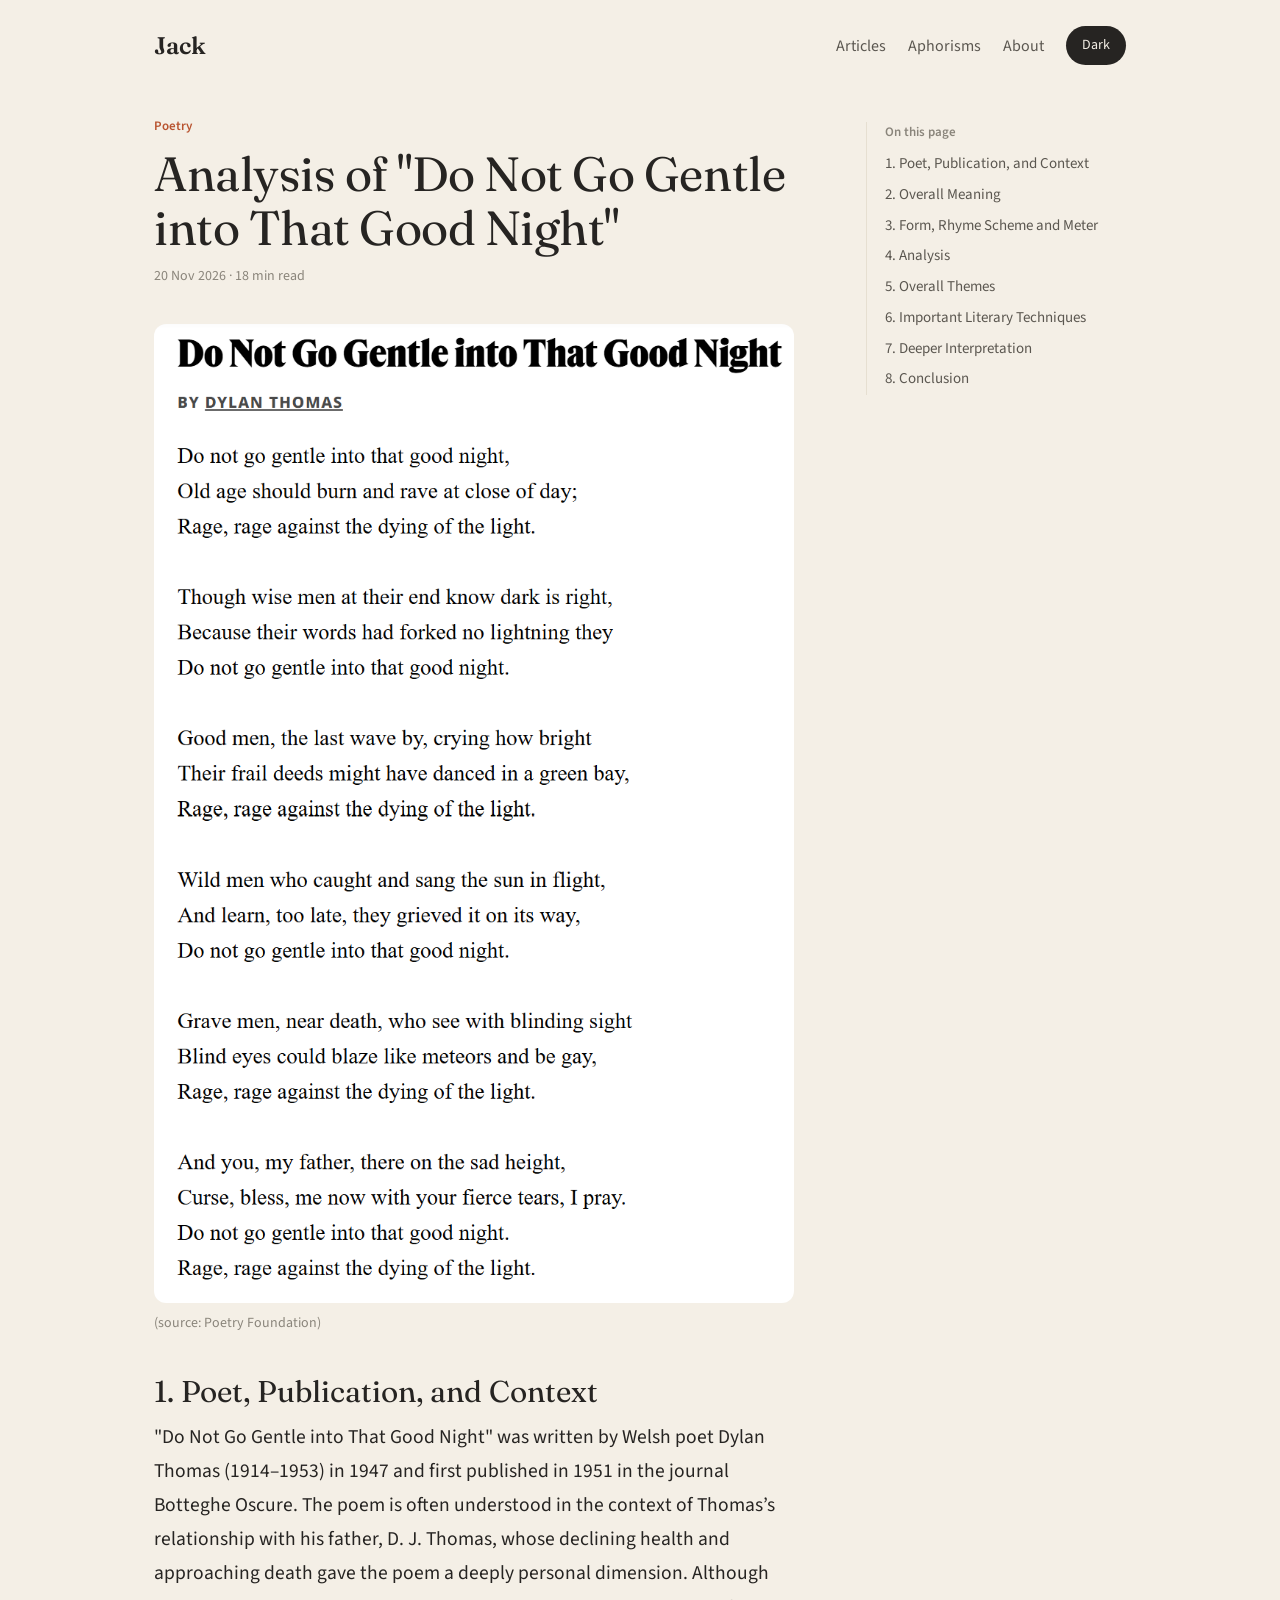
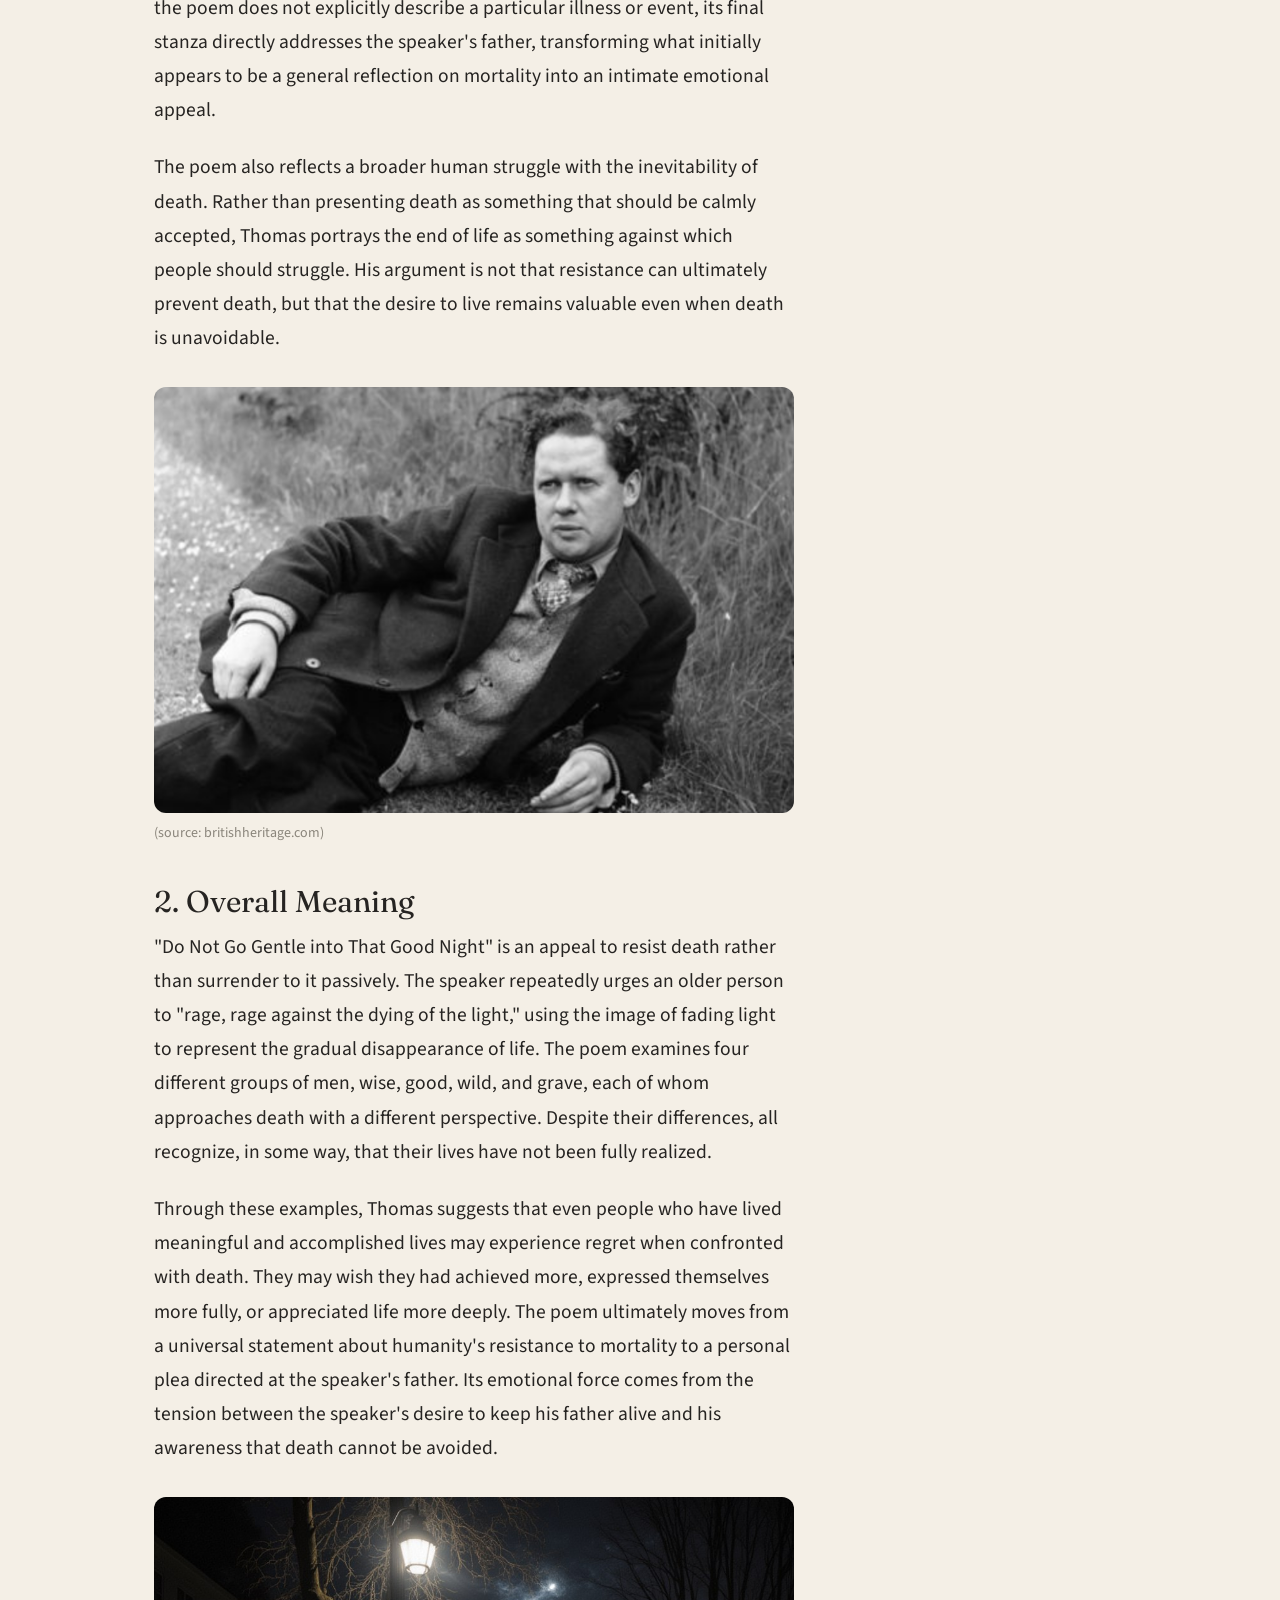
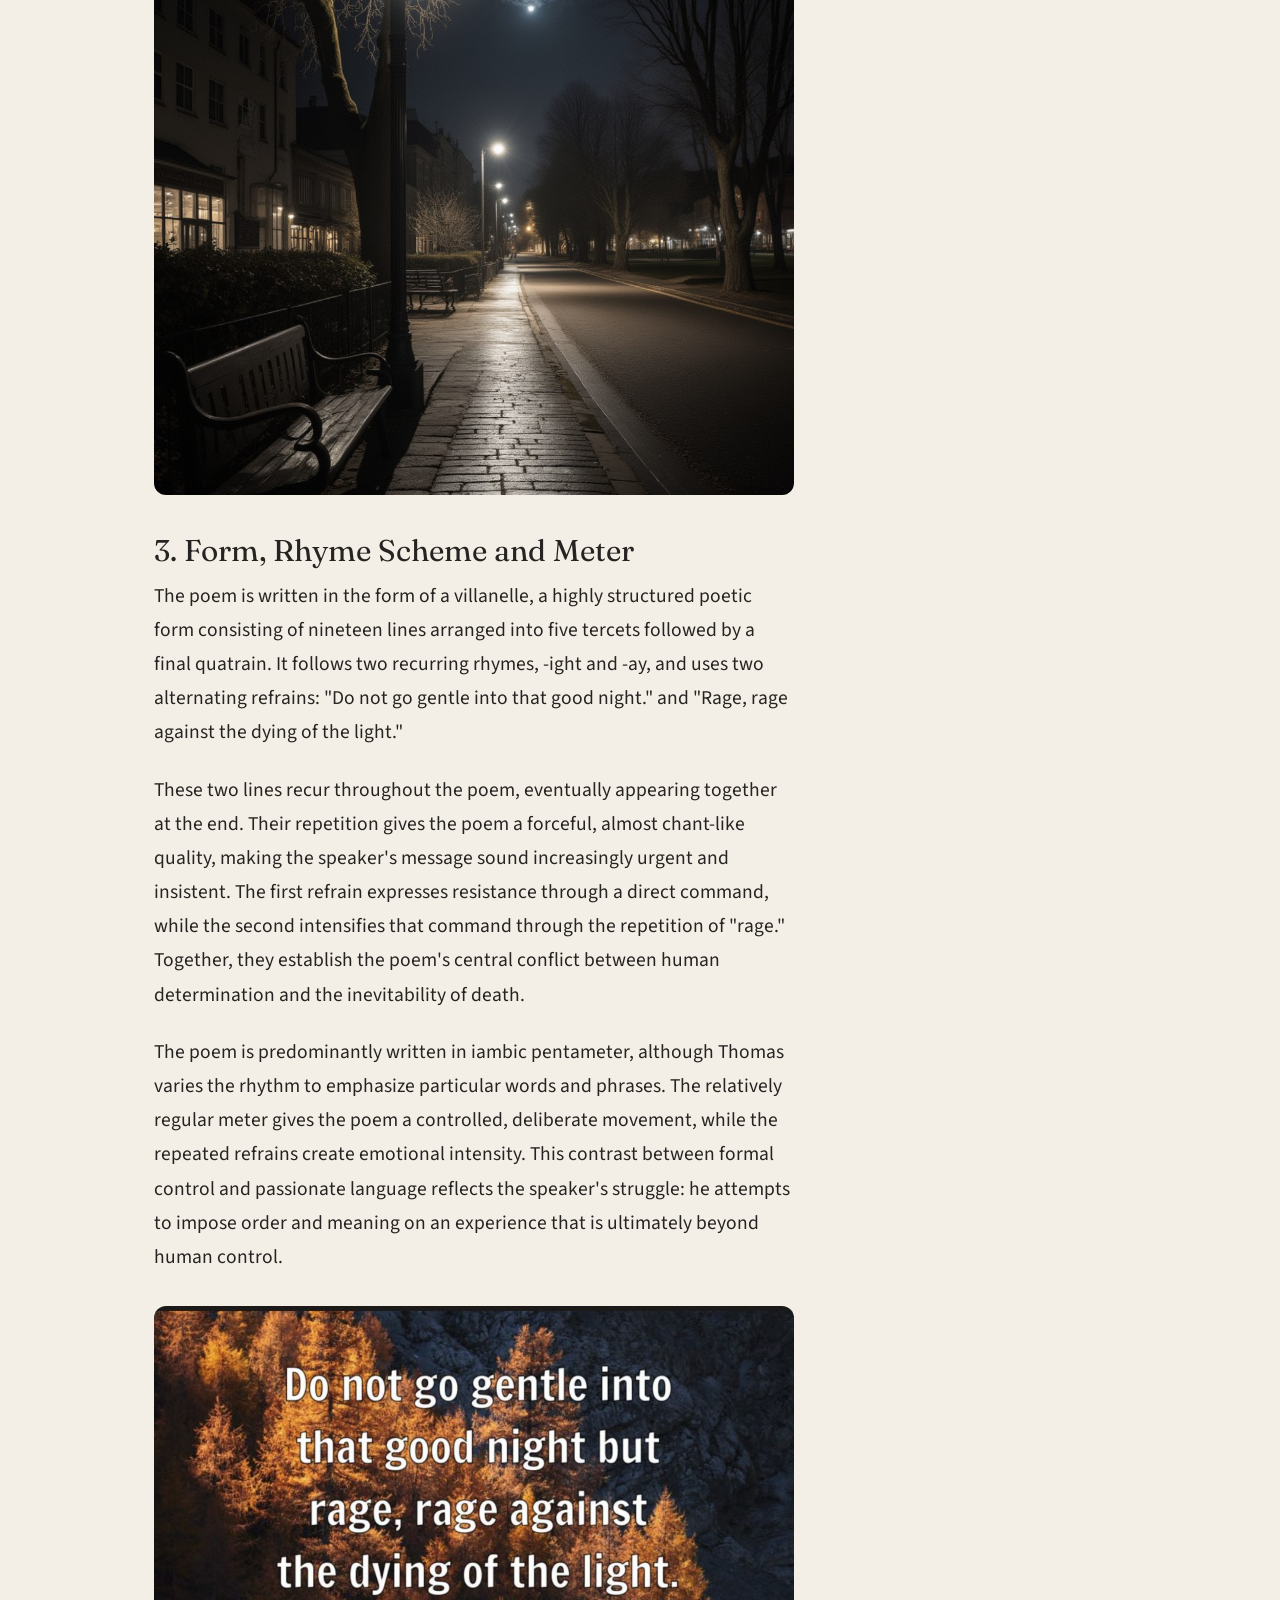
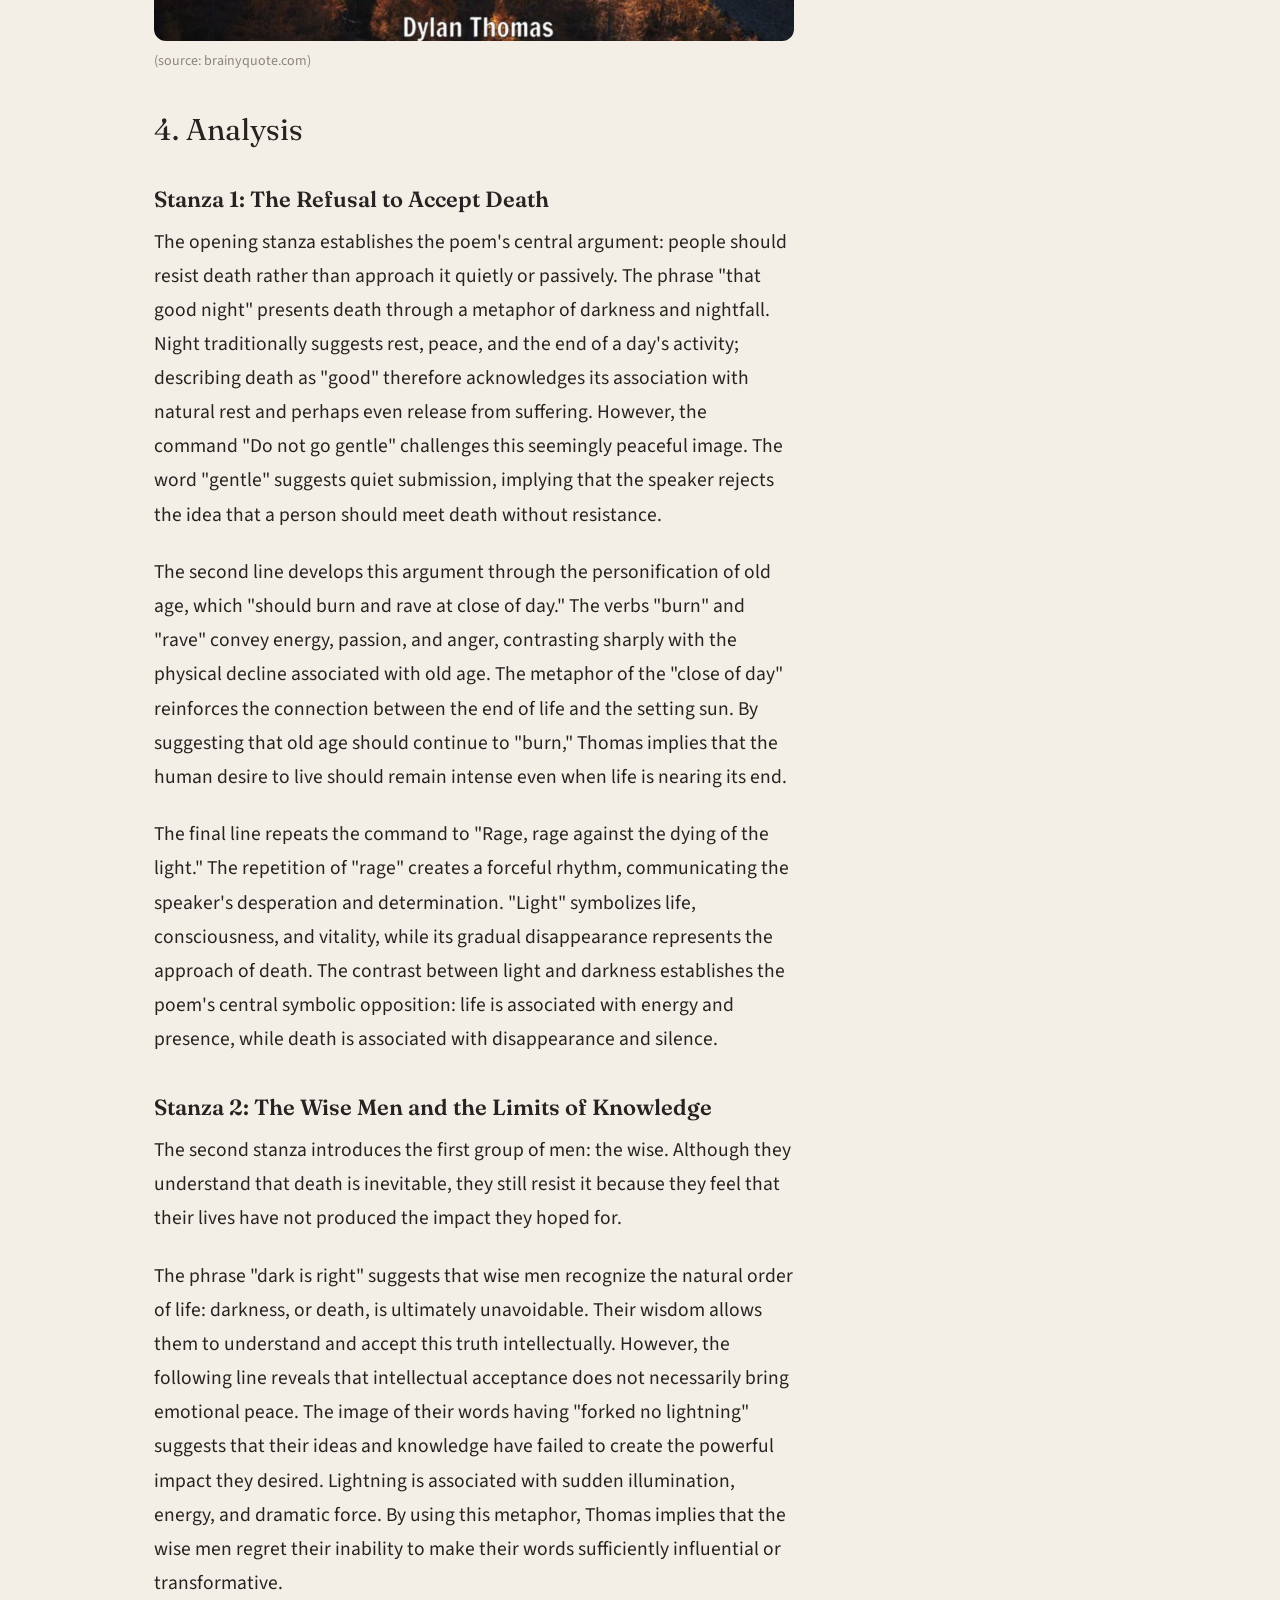
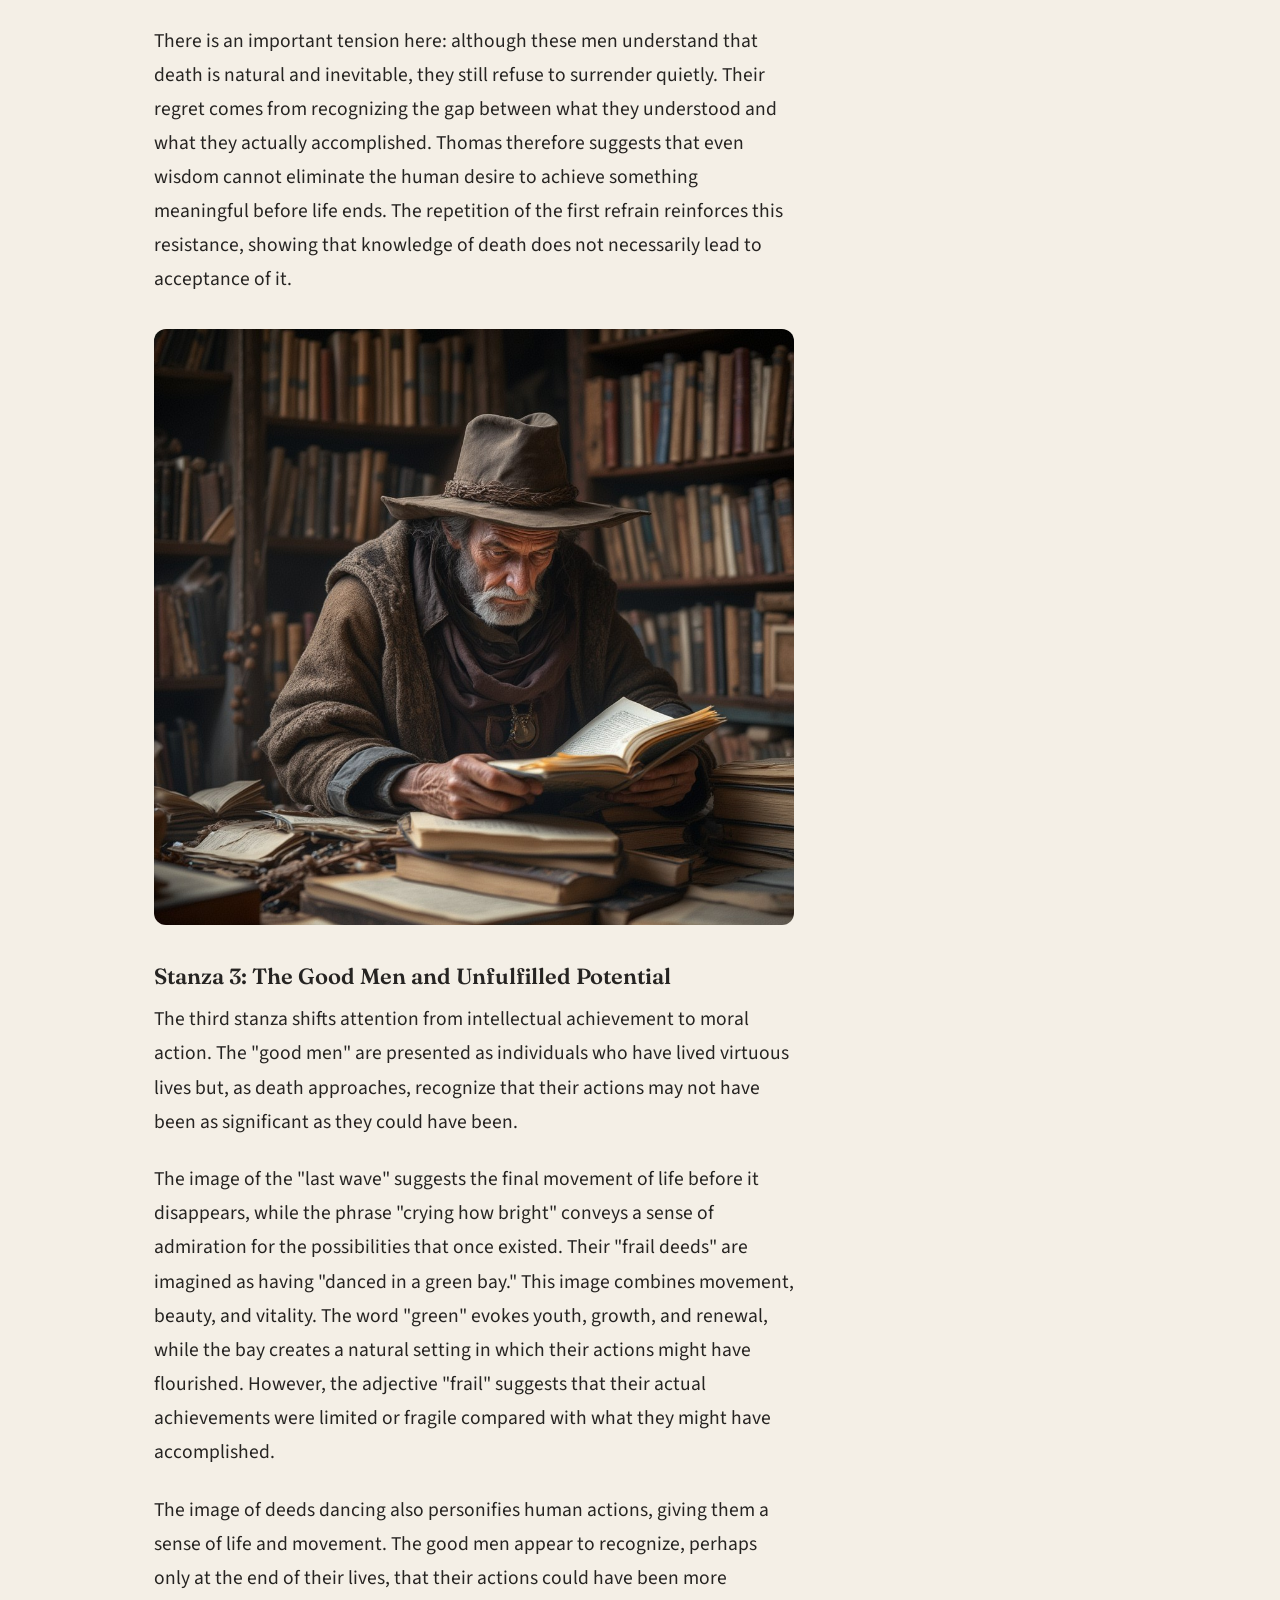
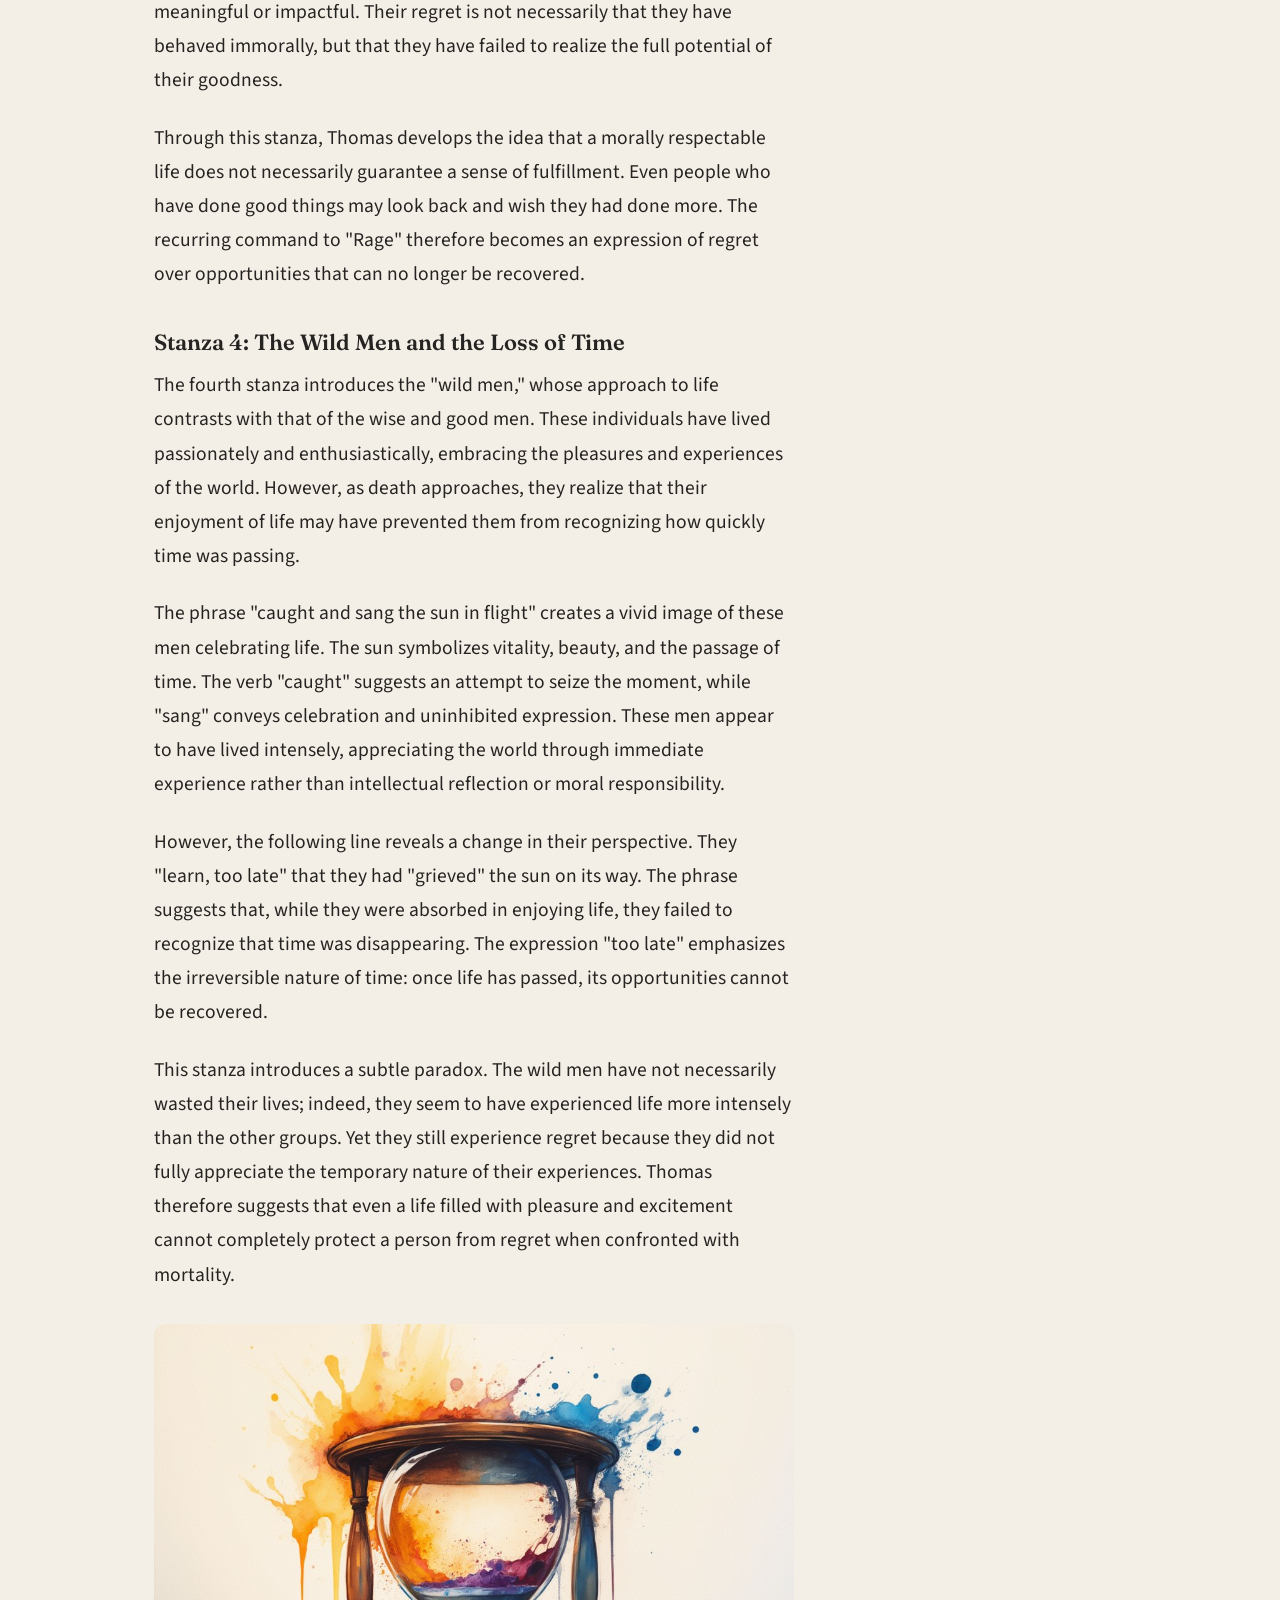
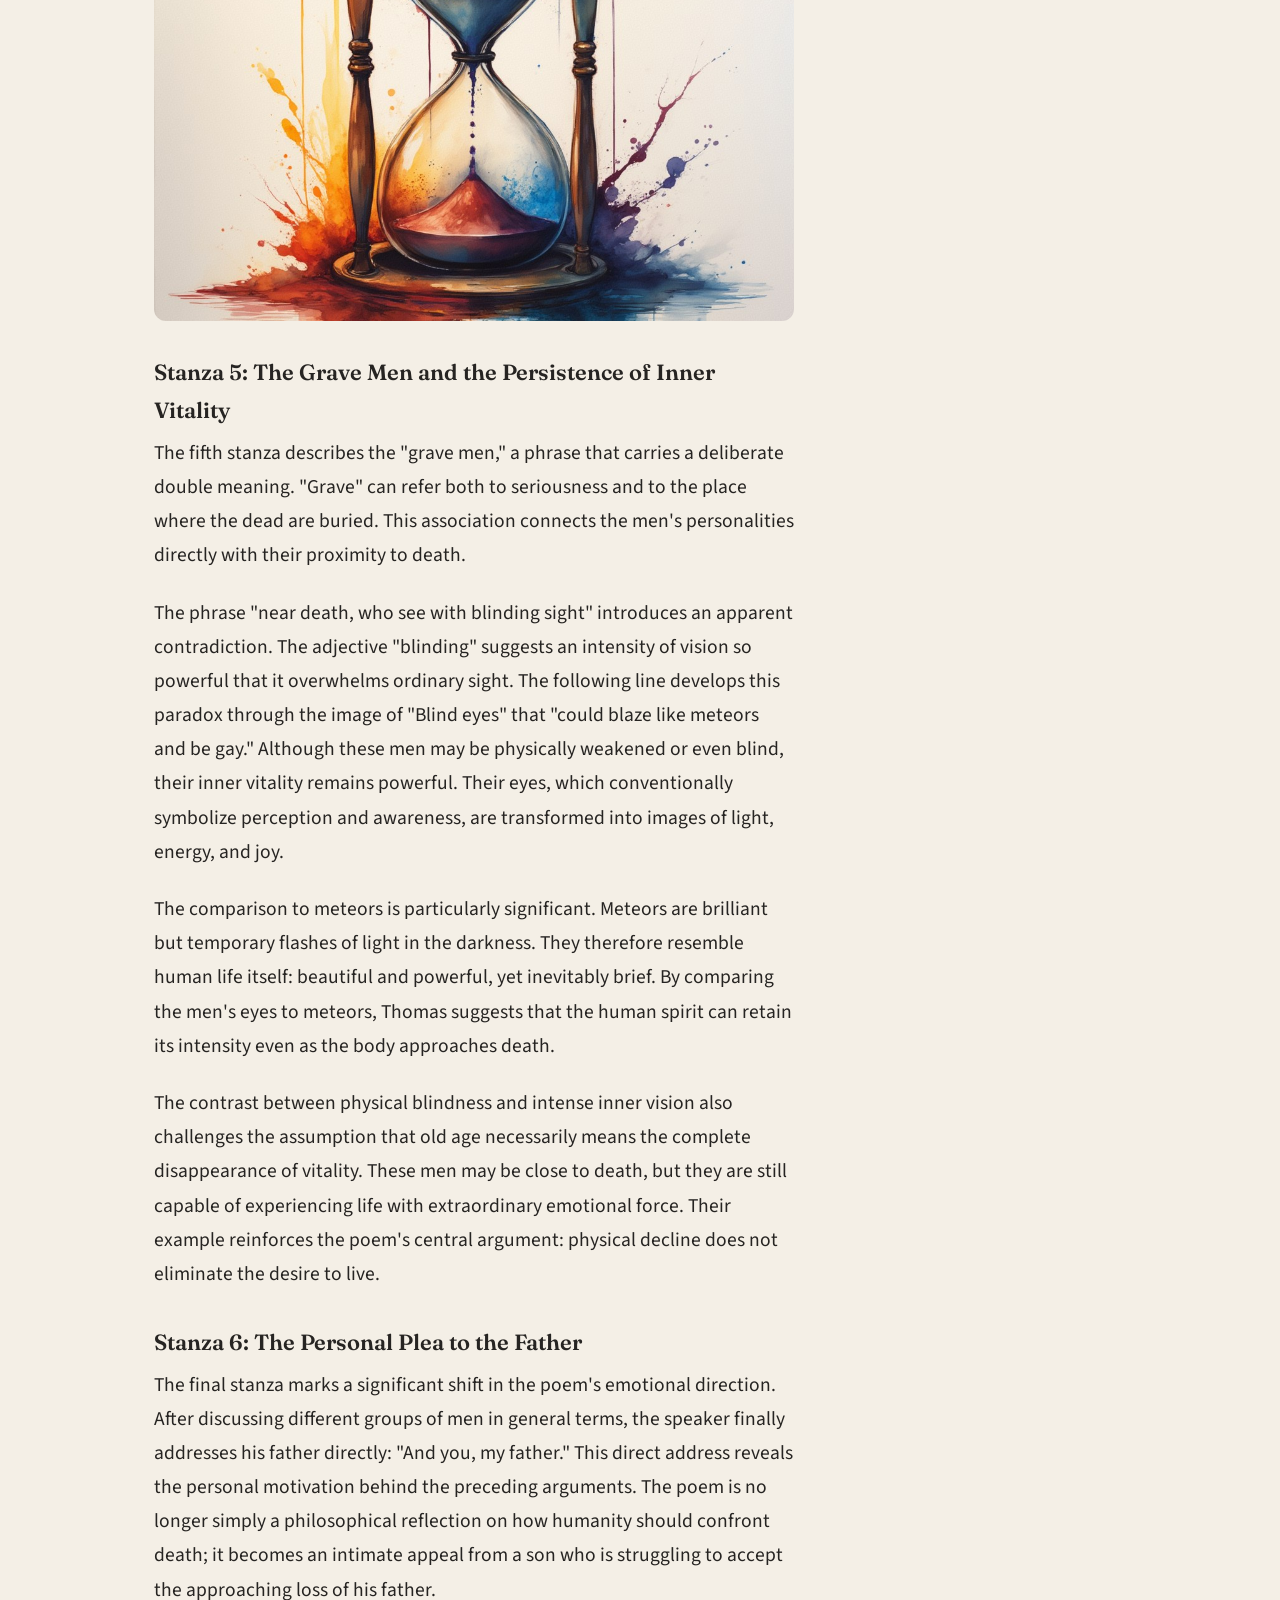
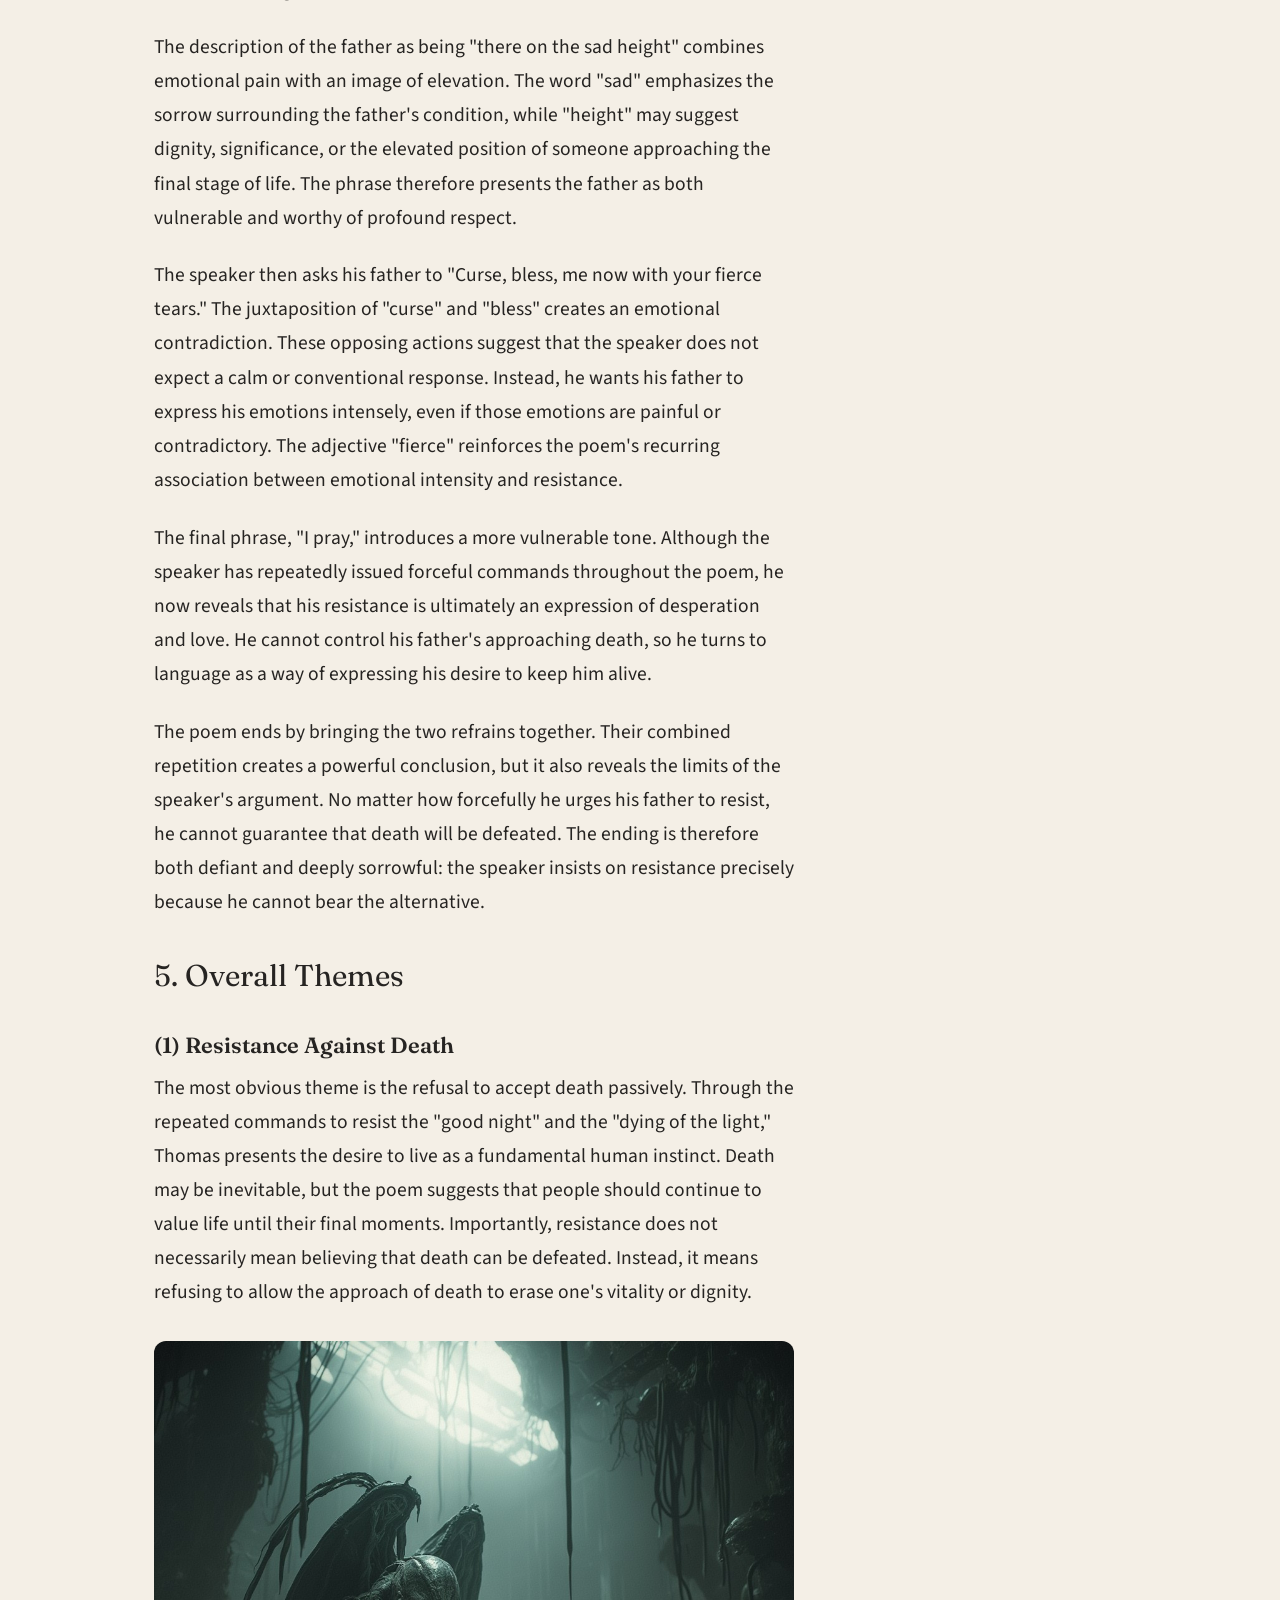
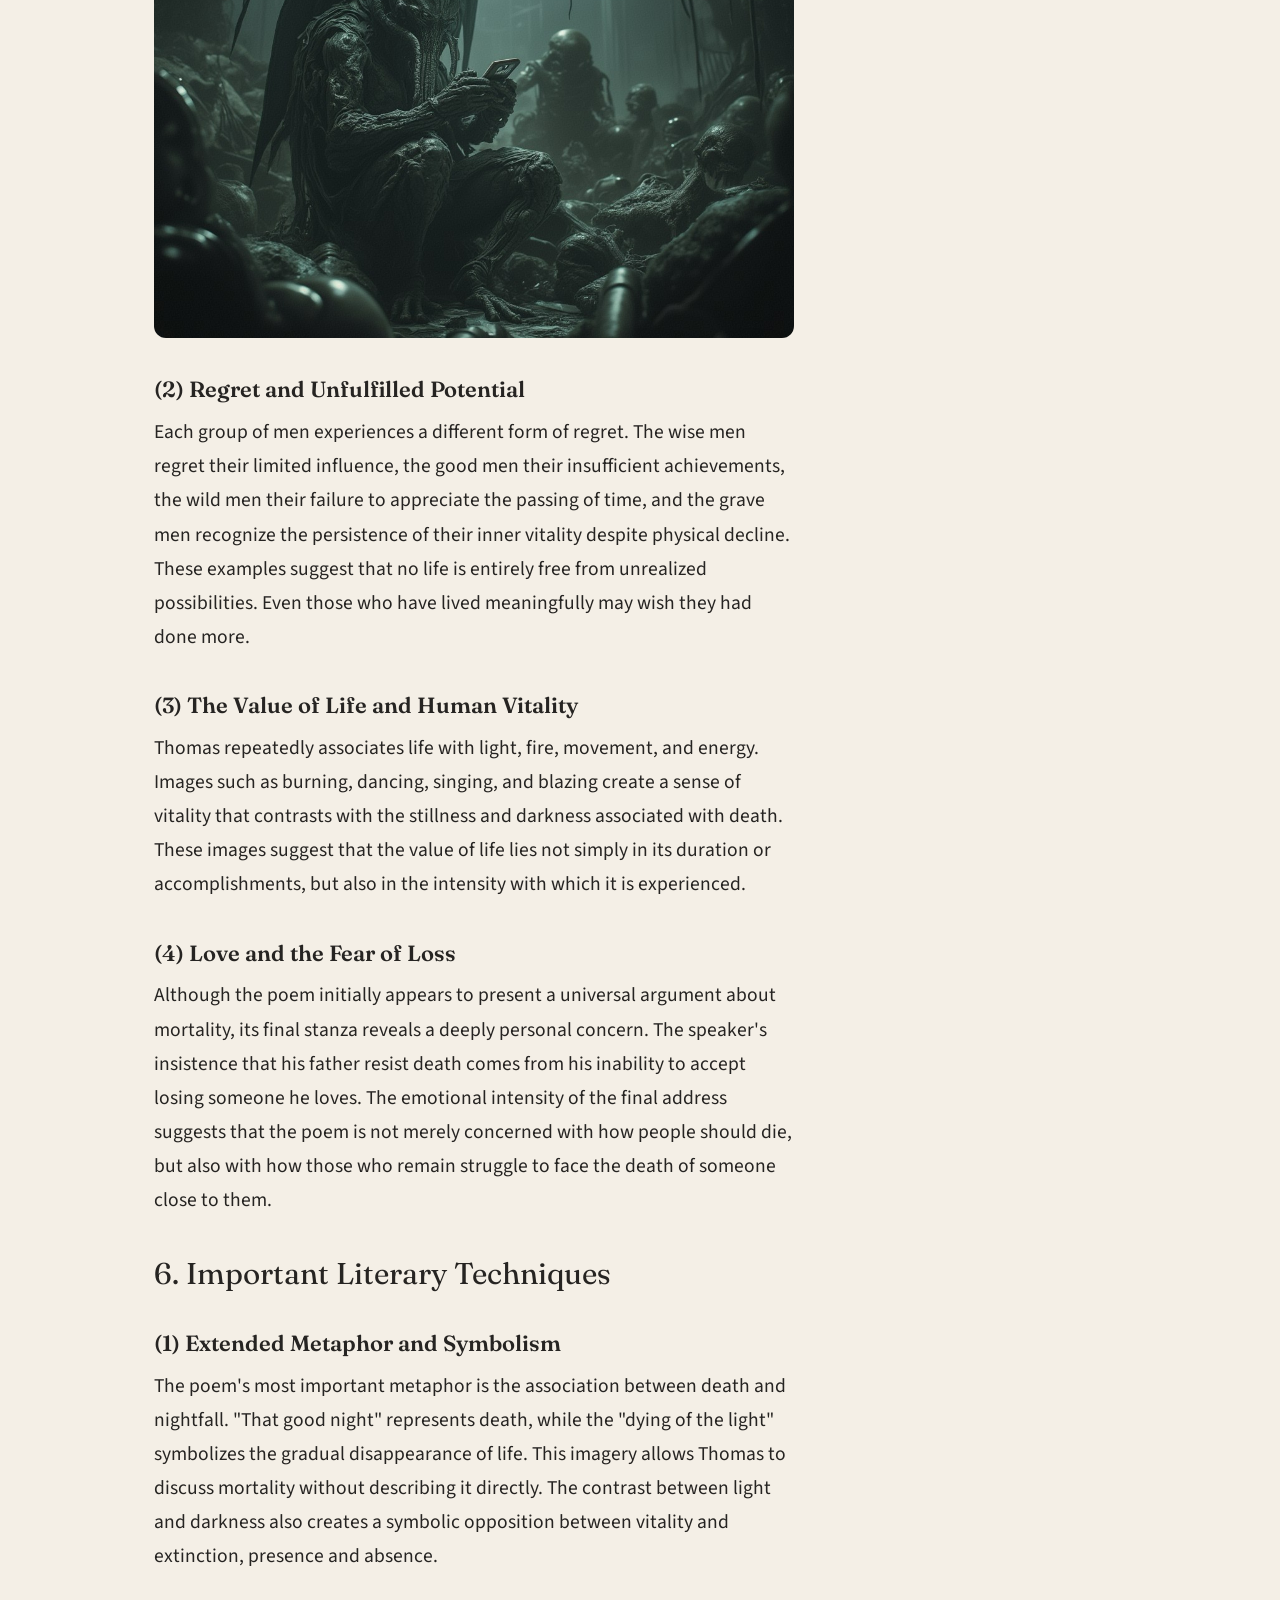
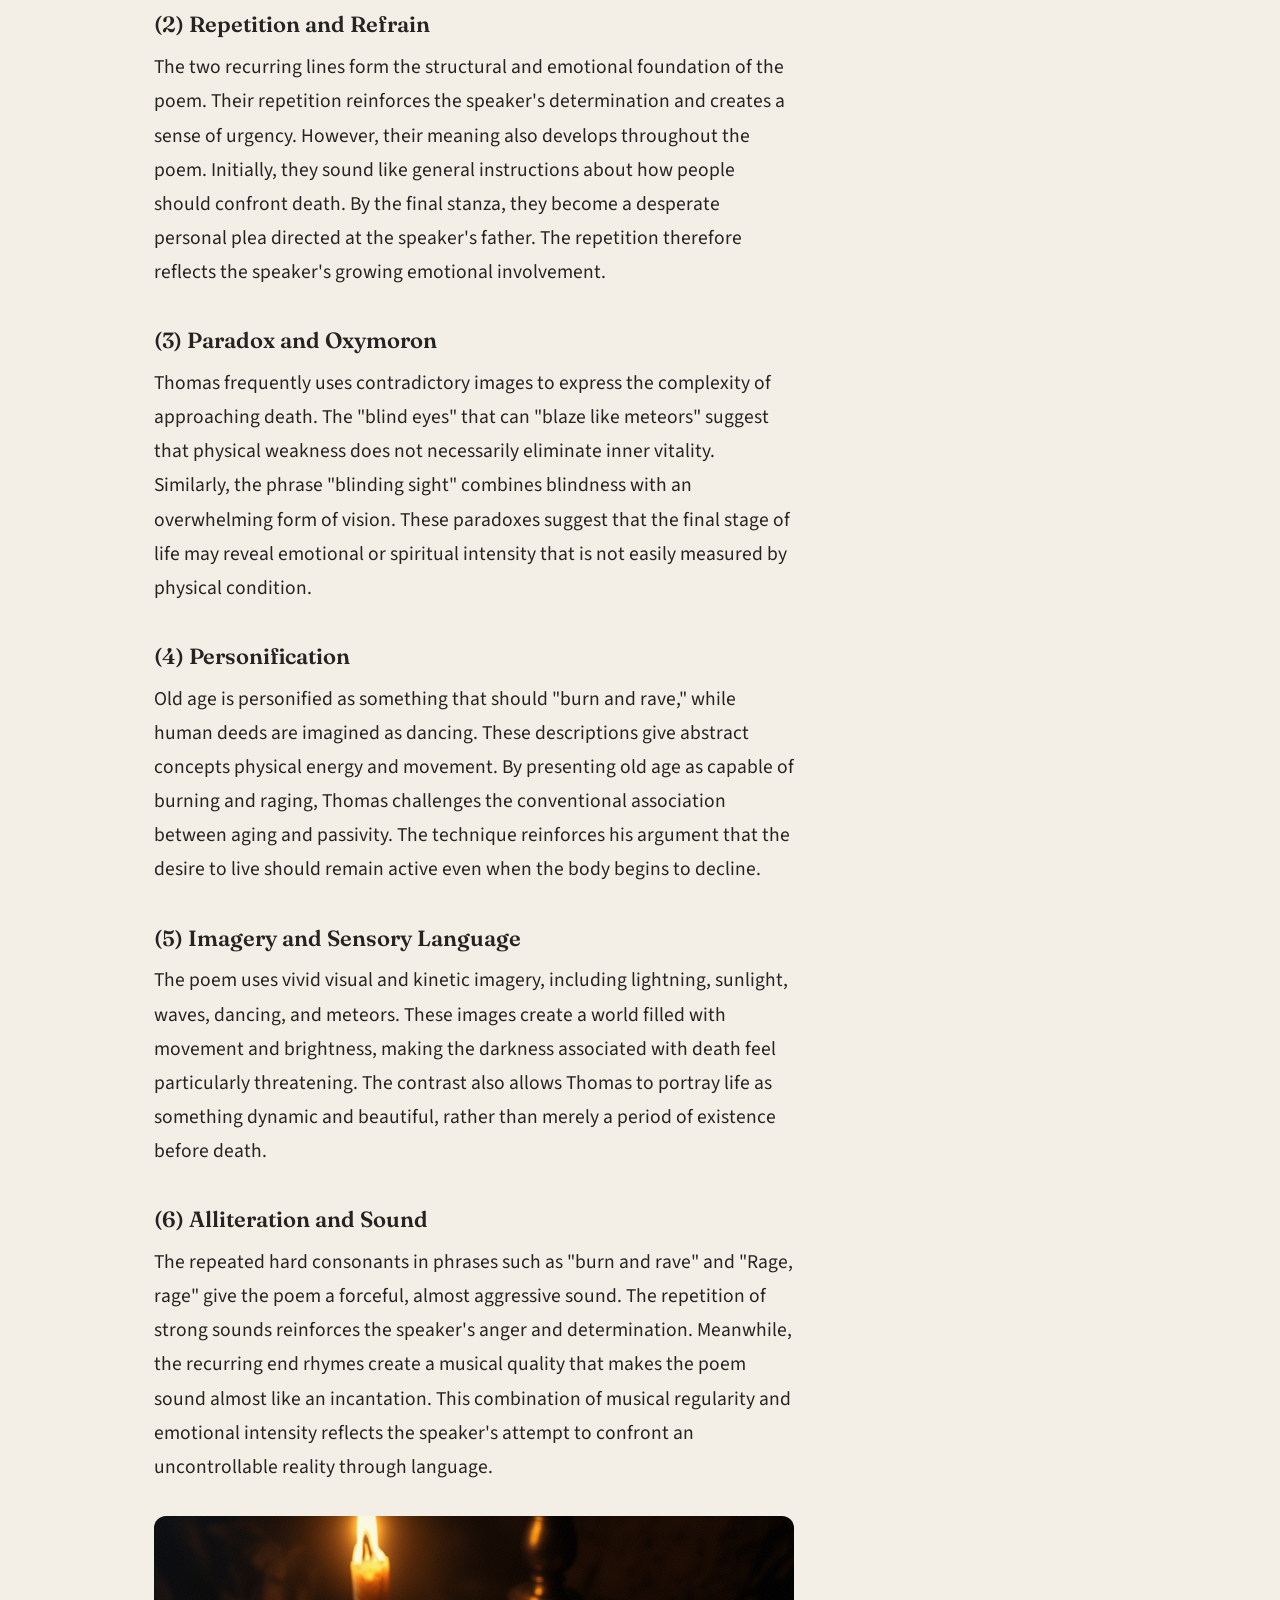
<file: docs/posts/do-not-go-gentle.html>
<!doctype html>
<html lang="en" data-gc="yhou30"><head><meta charset="utf-8">
<meta name="viewport" content="width=device-width, initial-scale=1">
<title>Analysis of &quot;Do Not Go Gentle into That Good Night&quot; | Jack</title>
<link rel="preconnect" href="https://fonts.googleapis.com">
<link href="https://fonts.googleapis.com/css2?family=Fraunces:ital,opsz,wght@0,9..144,400;0,9..144,600;1,9..144,400&family=Source+Sans+3:wght@400;600&display=swap" rel="stylesheet">
<link rel="stylesheet" href="../style.css">
<script>try{var t=localStorage.getItem("theme");if(t)document.documentElement.dataset.theme=t}catch(e){}</script>
</head><body>
<div id="progress"></div>
<header class="top"><a class="logo" href="../index.html">Jack</a>
<nav><a href="../index.html">Articles</a><a href="../aphorisms.html">Aphorisms</a><a href="../about.html">About</a>
<button id="theme" aria-label="Switch light or dark theme">Dark</button></nav></header>
<div class="post-wrap has-toc">
<article class="post">
<div class="tag">Poetry</div>
<h1>Analysis of &quot;Do Not Go Gentle into That Good Night&quot;</h1>
<div class="meta">20 Nov 2026 · 18 min read<span class="views" data-views="PAGE" hidden> · <b></b> views</span></div>
<details class="toc toc-inline"><summary>On this page</summary><div class="grp"><a class="l2" href="#1-poet-publication-and-context">1. Poet, Publication, and Context</a><div class="subs"></div></div><div class="grp"><a class="l2" href="#2-overall-meaning">2. Overall Meaning</a><div class="subs"></div></div><div class="grp"><a class="l2" href="#3-form-rhyme-scheme-and-meter">3. Form, Rhyme Scheme and Meter</a><div class="subs"></div></div><div class="grp"><a class="l2" href="#4-analysis">4. Analysis</a><div class="subs"><a class="l3" href="#stanza-1-the-refusal-to-accept-death">Stanza 1: The Refusal to Accept Death</a><a class="l3" href="#stanza-2-the-wise-men-and-the-limits-of-knowledge">Stanza 2: The Wise Men and the Limits of Knowledge</a><a class="l3" href="#stanza-3-the-good-men-and-unfulfilled-potential">Stanza 3: The Good Men and Unfulfilled Potential</a><a class="l3" href="#stanza-4-the-wild-men-and-the-loss-of-time">Stanza 4: The Wild Men and the Loss of Time</a><a class="l3" href="#stanza-5-the-grave-men-and-the-persistence-of-inner-vitality">Stanza 5: The Grave Men and the Persistence of Inner Vitality</a><a class="l3" href="#stanza-6-the-personal-plea-to-the-father">Stanza 6: The Personal Plea to the Father</a></div></div><div class="grp"><a class="l2" href="#5-overall-themes">5. Overall Themes</a><div class="subs"><a class="l3" href="#1-resistance-against-death">(1) Resistance Against Death</a><a class="l3" href="#2-regret-and-unfulfilled-potential">(2) Regret and Unfulfilled Potential</a><a class="l3" href="#3-the-value-of-life-and-human-vitality">(3) The Value of Life and Human Vitality</a><a class="l3" href="#4-love-and-the-fear-of-loss">(4) Love and the Fear of Loss</a></div></div><div class="grp"><a class="l2" href="#6-important-literary-techniques">6. Important Literary Techniques</a><div class="subs"><a class="l3" href="#1-extended-metaphor-and-symbolism">(1) Extended Metaphor and Symbolism</a><a class="l3" href="#2-repetition-and-refrain">(2) Repetition and Refrain</a><a class="l3" href="#3-paradox-and-oxymoron">(3) Paradox and Oxymoron</a><a class="l3" href="#4-personification">(4) Personification</a><a class="l3" href="#5-imagery-and-sensory-language">(5) Imagery and Sensory Language</a><a class="l3" href="#6-alliteration-and-sound">(6) Alliteration and Sound</a></div></div><div class="grp"><a class="l2" href="#7-deeper-interpretation">7. Deeper Interpretation</a><div class="subs"><a class="l3" href="#1-the-difference-between-accepting-death-and-accepting-the-end-of-life">(1) The Difference Between Accepting Death and Accepting the End of Life</a><a class="l3" href="#2-the-paradox-of-a-life-that-is-never-fully-complete">(2) The Paradox of a Life That Is Never Fully Complete</a><a class="l3" href="#3-the-limits-of-human-control">(3) The Limits of Human Control</a><a class="l3" href="#4-resistance-as-an-expression-of-love">(4) Resistance as an Expression of Love</a></div></div><div class="grp"><a class="l2" href="#8-conclusion">8. Conclusion</a><div class="subs"></div></div></details>
<div class="body"><figure><img src="../images/1.png" alt="The full text of the poem &quot;Do Not Go Gentle into That Good Night&quot; by Dylan Thomas" loading="lazy"><figcaption>(source: Poetry Foundation)</figcaption></figure>
<h2 id="1-poet-publication-and-context">1. Poet, Publication, and Context</h2>
<p>"Do Not Go Gentle into That Good Night" was written by Welsh poet Dylan Thomas (1914–1953) in 1947 and first published in 1951 in the journal Botteghe Oscure. The poem is often understood in the context of Thomas’s relationship with his father, D. J. Thomas, whose declining health and approaching death gave the poem a deeply personal dimension. Although the poem does not explicitly describe a particular illness or event, its final stanza directly addresses the speaker's father, transforming what initially appears to be a general reflection on mortality into an intimate emotional appeal.</p>
<p>The poem also reflects a broader human struggle with the inevitability of death. Rather than presenting death as something that should be calmly accepted, Thomas portrays the end of life as something against which people should struggle. His argument is not that resistance can ultimately prevent death, but that the desire to live remains valuable even when death is unavoidable.</p>
<figure><img src="../images/2.png" alt="Black and white photograph of a man in a jacket and patterned tie lying on grass" loading="lazy"><figcaption>(source: britishheritage.com)</figcaption></figure>
<h2 id="2-overall-meaning">2. Overall Meaning</h2>
<p>"Do Not Go Gentle into That Good Night" is an appeal to resist death rather than surrender to it passively. The speaker repeatedly urges an older person to "rage, rage against the dying of the light," using the image of fading light to represent the gradual disappearance of life. The poem examines four different groups of men, wise, good, wild, and grave, each of whom approaches death with a different perspective. Despite their differences, all recognize, in some way, that their lives have not been fully realized.</p>
<p>Through these examples, Thomas suggests that even people who have lived meaningful and accomplished lives may experience regret when confronted with death. They may wish they had achieved more, expressed themselves more fully, or appreciated life more deeply. The poem ultimately moves from a universal statement about humanity's resistance to mortality to a personal plea directed at the speaker's father. Its emotional force comes from the tension between the speaker's desire to keep his father alive and his awareness that death cannot be avoided.</p>
<figure><img src="../images/3.jpg" alt="A quiet street at night lit by street lamps, with a wooden bench in the foreground" loading="lazy"></figure>
<h2 id="3-form-rhyme-scheme-and-meter">3. Form, Rhyme Scheme and Meter</h2>
<p>The poem is written in the form of a villanelle, a highly structured poetic form consisting of nineteen lines arranged into five tercets followed by a final quatrain. It follows two recurring rhymes, -ight and -ay, and uses two alternating refrains: "Do not go gentle into that good night." and "Rage, rage against the dying of the light."</p>
<p>These two lines recur throughout the poem, eventually appearing together at the end. Their repetition gives the poem a forceful, almost chant-like quality, making the speaker's message sound increasingly urgent and insistent. The first refrain expresses resistance through a direct command, while the second intensifies that command through the repetition of "rage." Together, they establish the poem's central conflict between human determination and the inevitability of death.</p>
<p>The poem is predominantly written in iambic pentameter, although Thomas varies the rhythm to emphasize particular words and phrases. The relatively regular meter gives the poem a controlled, deliberate movement, while the repeated refrains create emotional intensity. This contrast between formal control and passionate language reflects the speaker's struggle: he attempts to impose order and meaning on an experience that is ultimately beyond human control.</p>
<figure><img src="../images/4.jpg" alt="The lines &quot;Do not go gentle into that good night but rage, rage against the dying of the light&quot; by Dylan Thomas, over a forest of autumn trees" loading="lazy"><figcaption>(source: brainyquote.com)</figcaption></figure>
<h2 id="4-analysis">4. Analysis</h2>
<h3 id="stanza-1-the-refusal-to-accept-death">Stanza 1: The Refusal to Accept Death</h3>
<p>The opening stanza establishes the poem's central argument: people should resist death rather than approach it quietly or passively. The phrase "that good night" presents death through a metaphor of darkness and nightfall. Night traditionally suggests rest, peace, and the end of a day's activity; describing death as "good" therefore acknowledges its association with natural rest and perhaps even release from suffering. However, the command "Do not go gentle" challenges this seemingly peaceful image. The word "gentle" suggests quiet submission, implying that the speaker rejects the idea that a person should meet death without resistance.</p>
<p>The second line develops this argument through the personification of old age, which "should burn and rave at close of day." The verbs "burn" and "rave" convey energy, passion, and anger, contrasting sharply with the physical decline associated with old age. The metaphor of the "close of day" reinforces the connection between the end of life and the setting sun. By suggesting that old age should continue to "burn," Thomas implies that the human desire to live should remain intense even when life is nearing its end.</p>
<p>The final line repeats the command to "Rage, rage against the dying of the light." The repetition of "rage" creates a forceful rhythm, communicating the speaker's desperation and determination. "Light" symbolizes life, consciousness, and vitality, while its gradual disappearance represents the approach of death. The contrast between light and darkness establishes the poem's central symbolic opposition: life is associated with energy and presence, while death is associated with disappearance and silence.</p>
<h3 id="stanza-2-the-wise-men-and-the-limits-of-knowledge">Stanza 2: The Wise Men and the Limits of Knowledge</h3>
<p>The second stanza introduces the first group of men: the wise. Although they understand that death is inevitable, they still resist it because they feel that their lives have not produced the impact they hoped for.</p>
<p>The phrase "dark is right" suggests that wise men recognize the natural order of life: darkness, or death, is ultimately unavoidable. Their wisdom allows them to understand and accept this truth intellectually. However, the following line reveals that intellectual acceptance does not necessarily bring emotional peace. The image of their words having "forked no lightning" suggests that their ideas and knowledge have failed to create the powerful impact they desired. Lightning is associated with sudden illumination, energy, and dramatic force. By using this metaphor, Thomas implies that the wise men regret their inability to make their words sufficiently influential or transformative.</p>
<p>There is an important tension here: although these men understand that death is natural and inevitable, they still refuse to surrender quietly. Their regret comes from recognizing the gap between what they understood and what they actually accomplished. Thomas therefore suggests that even wisdom cannot eliminate the human desire to achieve something meaningful before life ends. The repetition of the first refrain reinforces this resistance, showing that knowledge of death does not necessarily lead to acceptance of it.</p>
<figure><img src="../images/5.jpg" alt="An elderly man in a brown hat reading an open book, surrounded by stacks of old books" loading="lazy"></figure>
<h3 id="stanza-3-the-good-men-and-unfulfilled-potential">Stanza 3: The Good Men and Unfulfilled Potential</h3>
<p>The third stanza shifts attention from intellectual achievement to moral action. The "good men" are presented as individuals who have lived virtuous lives but, as death approaches, recognize that their actions may not have been as significant as they could have been.</p>
<p>The image of the "last wave" suggests the final movement of life before it disappears, while the phrase "crying how bright" conveys a sense of admiration for the possibilities that once existed. Their "frail deeds" are imagined as having "danced in a green bay." This image combines movement, beauty, and vitality. The word "green" evokes youth, growth, and renewal, while the bay creates a natural setting in which their actions might have flourished. However, the adjective "frail" suggests that their actual achievements were limited or fragile compared with what they might have accomplished.</p>
<p>The image of deeds dancing also personifies human actions, giving them a sense of life and movement. The good men appear to recognize, perhaps only at the end of their lives, that their actions could have been more meaningful or impactful. Their regret is not necessarily that they have behaved immorally, but that they have failed to realize the full potential of their goodness.</p>
<p>Through this stanza, Thomas develops the idea that a morally respectable life does not necessarily guarantee a sense of fulfillment. Even people who have done good things may look back and wish they had done more. The recurring command to "Rage" therefore becomes an expression of regret over opportunities that can no longer be recovered.</p>
<h3 id="stanza-4-the-wild-men-and-the-loss-of-time">Stanza 4: The Wild Men and the Loss of Time</h3>
<p>The fourth stanza introduces the "wild men," whose approach to life contrasts with that of the wise and good men. These individuals have lived passionately and enthusiastically, embracing the pleasures and experiences of the world. However, as death approaches, they realize that their enjoyment of life may have prevented them from recognizing how quickly time was passing.</p>
<p>The phrase "caught and sang the sun in flight" creates a vivid image of these men celebrating life. The sun symbolizes vitality, beauty, and the passage of time. The verb "caught" suggests an attempt to seize the moment, while "sang" conveys celebration and uninhibited expression. These men appear to have lived intensely, appreciating the world through immediate experience rather than intellectual reflection or moral responsibility.</p>
<p>However, the following line reveals a change in their perspective. They "learn, too late" that they had "grieved" the sun on its way. The phrase suggests that, while they were absorbed in enjoying life, they failed to recognize that time was disappearing. The expression "too late" emphasizes the irreversible nature of time: once life has passed, its opportunities cannot be recovered.</p>
<p>This stanza introduces a subtle paradox. The wild men have not necessarily wasted their lives; indeed, they seem to have experienced life more intensely than the other groups. Yet they still experience regret because they did not fully appreciate the temporary nature of their experiences. Thomas therefore suggests that even a life filled with pleasure and excitement cannot completely protect a person from regret when confronted with mortality.</p>
<figure><img src="../images/6.jpg" alt="A watercolor painting of an hourglass with orange, blue and purple paint splashes" loading="lazy"></figure>
<h3 id="stanza-5-the-grave-men-and-the-persistence-of-inner-vitality">Stanza 5: The Grave Men and the Persistence of Inner Vitality</h3>
<p>The fifth stanza describes the "grave men," a phrase that carries a deliberate double meaning. "Grave" can refer both to seriousness and to the place where the dead are buried. This association connects the men's personalities directly with their proximity to death.</p>
<p>The phrase "near death, who see with blinding sight" introduces an apparent contradiction. The adjective "blinding" suggests an intensity of vision so powerful that it overwhelms ordinary sight. The following line develops this paradox through the image of "Blind eyes" that "could blaze like meteors and be gay." Although these men may be physically weakened or even blind, their inner vitality remains powerful. Their eyes, which conventionally symbolize perception and awareness, are transformed into images of light, energy, and joy.</p>
<p>The comparison to meteors is particularly significant. Meteors are brilliant but temporary flashes of light in the darkness. They therefore resemble human life itself: beautiful and powerful, yet inevitably brief. By comparing the men's eyes to meteors, Thomas suggests that the human spirit can retain its intensity even as the body approaches death.</p>
<p>The contrast between physical blindness and intense inner vision also challenges the assumption that old age necessarily means the complete disappearance of vitality. These men may be close to death, but they are still capable of experiencing life with extraordinary emotional force. Their example reinforces the poem's central argument: physical decline does not eliminate the desire to live.</p>
<h3 id="stanza-6-the-personal-plea-to-the-father">Stanza 6: The Personal Plea to the Father</h3>
<p>The final stanza marks a significant shift in the poem's emotional direction. After discussing different groups of men in general terms, the speaker finally addresses his father directly: "And you, my father." This direct address reveals the personal motivation behind the preceding arguments. The poem is no longer simply a philosophical reflection on how humanity should confront death; it becomes an intimate appeal from a son who is struggling to accept the approaching loss of his father.</p>
<p>The description of the father as being "there on the sad height" combines emotional pain with an image of elevation. The word "sad" emphasizes the sorrow surrounding the father's condition, while "height" may suggest dignity, significance, or the elevated position of someone approaching the final stage of life. The phrase therefore presents the father as both vulnerable and worthy of profound respect.</p>
<p>The speaker then asks his father to "Curse, bless, me now with your fierce tears." The juxtaposition of "curse" and "bless" creates an emotional contradiction. These opposing actions suggest that the speaker does not expect a calm or conventional response. Instead, he wants his father to express his emotions intensely, even if those emotions are painful or contradictory. The adjective "fierce" reinforces the poem's recurring association between emotional intensity and resistance.</p>
<p>The final phrase, "I pray," introduces a more vulnerable tone. Although the speaker has repeatedly issued forceful commands throughout the poem, he now reveals that his resistance is ultimately an expression of desperation and love. He cannot control his father's approaching death, so he turns to language as a way of expressing his desire to keep him alive.</p>
<p>The poem ends by bringing the two refrains together. Their combined repetition creates a powerful conclusion, but it also reveals the limits of the speaker's argument. No matter how forcefully he urges his father to resist, he cannot guarantee that death will be defeated. The ending is therefore both defiant and deeply sorrowful: the speaker insists on resistance precisely because he cannot bear the alternative.</p>
<h2 id="5-overall-themes">5. Overall Themes</h2>
<h3 id="1-resistance-against-death">(1) Resistance Against Death</h3>
<p>The most obvious theme is the refusal to accept death passively. Through the repeated commands to resist the "good night" and the "dying of the light," Thomas presents the desire to live as a fundamental human instinct. Death may be inevitable, but the poem suggests that people should continue to value life until their final moments. Importantly, resistance does not necessarily mean believing that death can be defeated. Instead, it means refusing to allow the approach of death to erase one's vitality or dignity.</p>
<figure><img src="../images/7.jpg" alt="A winged, tentacled creature in a dim cavern looking at a smartphone" loading="lazy"></figure>
<h3 id="2-regret-and-unfulfilled-potential">(2) Regret and Unfulfilled Potential</h3>
<p>Each group of men experiences a different form of regret. The wise men regret their limited influence, the good men their insufficient achievements, the wild men their failure to appreciate the passing of time, and the grave men recognize the persistence of their inner vitality despite physical decline. These examples suggest that no life is entirely free from unrealized possibilities. Even those who have lived meaningfully may wish they had done more.</p>
<h3 id="3-the-value-of-life-and-human-vitality">(3) The Value of Life and Human Vitality</h3>
<p>Thomas repeatedly associates life with light, fire, movement, and energy. Images such as burning, dancing, singing, and blazing create a sense of vitality that contrasts with the stillness and darkness associated with death. These images suggest that the value of life lies not simply in its duration or accomplishments, but also in the intensity with which it is experienced.</p>
<h3 id="4-love-and-the-fear-of-loss">(4) Love and the Fear of Loss</h3>
<p>Although the poem initially appears to present a universal argument about mortality, its final stanza reveals a deeply personal concern. The speaker's insistence that his father resist death comes from his inability to accept losing someone he loves. The emotional intensity of the final address suggests that the poem is not merely concerned with how people should die, but also with how those who remain struggle to face the death of someone close to them.</p>
<h2 id="6-important-literary-techniques">6. Important Literary Techniques</h2>
<h3 id="1-extended-metaphor-and-symbolism">(1) Extended Metaphor and Symbolism</h3>
<p>The poem's most important metaphor is the association between death and nightfall. "That good night" represents death, while the "dying of the light" symbolizes the gradual disappearance of life. This imagery allows Thomas to discuss mortality without describing it directly. The contrast between light and darkness also creates a symbolic opposition between vitality and extinction, presence and absence.</p>
<h3 id="2-repetition-and-refrain">(2) Repetition and Refrain</h3>
<p>The two recurring lines form the structural and emotional foundation of the poem. Their repetition reinforces the speaker's determination and creates a sense of urgency. However, their meaning also develops throughout the poem. Initially, they sound like general instructions about how people should confront death. By the final stanza, they become a desperate personal plea directed at the speaker's father. The repetition therefore reflects the speaker's growing emotional involvement.</p>
<h3 id="3-paradox-and-oxymoron">(3) Paradox and Oxymoron</h3>
<p>Thomas frequently uses contradictory images to express the complexity of approaching death. The "blind eyes" that can "blaze like meteors" suggest that physical weakness does not necessarily eliminate inner vitality. Similarly, the phrase "blinding sight" combines blindness with an overwhelming form of vision. These paradoxes suggest that the final stage of life may reveal emotional or spiritual intensity that is not easily measured by physical condition.</p>
<h3 id="4-personification">(4) Personification</h3>
<p>Old age is personified as something that should "burn and rave," while human deeds are imagined as dancing. These descriptions give abstract concepts physical energy and movement. By presenting old age as capable of burning and raging, Thomas challenges the conventional association between aging and passivity. The technique reinforces his argument that the desire to live should remain active even when the body begins to decline.</p>
<h3 id="5-imagery-and-sensory-language">(5) Imagery and Sensory Language</h3>
<p>The poem uses vivid visual and kinetic imagery, including lightning, sunlight, waves, dancing, and meteors. These images create a world filled with movement and brightness, making the darkness associated with death feel particularly threatening. The contrast also allows Thomas to portray life as something dynamic and beautiful, rather than merely a period of existence before death.</p>
<h3 id="6-alliteration-and-sound">(6) Alliteration and Sound</h3>
<p>The repeated hard consonants in phrases such as "burn and rave" and "Rage, rage" give the poem a forceful, almost aggressive sound. The repetition of strong sounds reinforces the speaker's anger and determination. Meanwhile, the recurring end rhymes create a musical quality that makes the poem sound almost like an incantation. This combination of musical regularity and emotional intensity reflects the speaker's attempt to confront an uncontrollable reality through language.</p>
<figure><img src="../images/8.jpg" alt="A handwritten letter on aged paper with a fountain pen, a lit candle and a rose on a dark wooden desk" loading="lazy"></figure>
<h2 id="7-deeper-interpretation">7. Deeper Interpretation</h2>
<h3 id="1-the-difference-between-accepting-death-and-accepting-the-end-of-life">(1) The Difference Between Accepting Death and Accepting the End of Life</h3>
<p>One of the poem's most interesting tensions lies in its treatment of wisdom. The wise men understand that death is natural and inevitable, yet they still resist it. This creates a distinction between intellectually accepting the reality of death and emotionally surrendering to it. Thomas does not necessarily suggest that people should deny their mortality. Rather, he questions whether understanding that death is inevitable should require people to welcome it passively.</p>
<p>The phrase "dark is right" is particularly important because it acknowledges that death belongs to the natural order of existence. Nevertheless, the wise men still rage against it. This suggests that rational understanding and emotional response do not always agree. A person can recognize that death is unavoidable while continuing to feel that life is worth fighting for. In this sense, the poem presents resistance not as an act of ignorance, but as an expression of the emotional significance of being alive.</p>
<h3 id="2-the-paradox-of-a-life-that-is-never-fully-complete">(2) The Paradox of a Life That Is Never Fully Complete</h3>
<p>The four groups of men represent different ways of living, but none of them appears entirely satisfied when approaching death. The wise men have not made their words sufficiently influential; the good men regret the limited impact of their actions; the wild men realize too late how quickly time has passed; and the grave men discover that their inner vitality remains despite their physical decline.</p>
<p>This pattern raises a deeper question: Is it possible to feel that one has lived a completely fulfilled life? Thomas does not provide a definitive answer. Instead, he suggests that human beings may always perceive a gap between the life they have lived and the life they could have lived. The awareness of mortality makes this gap particularly painful because death removes the possibility of correcting it.</p>
<p>However, the poem can also be interpreted more positively. The men's regrets demonstrate that they still care about their experiences, achievements, and unrealized possibilities. Their desire to resist death therefore reflects the continuing value they place on life. Even regret, in this sense, becomes evidence of their attachment to existence.</p>
<h3 id="3-the-limits-of-human-control">(3) The Limits of Human Control</h3>
<p>Despite its forceful language, the poem contains an underlying recognition that human resistance cannot ultimately overcome mortality. The speaker repeatedly commands his father to fight death, but the commands themselves cannot change the natural course of life. This creates a tension between the speaker's powerful language and his actual powerlessness.</p>
<p>The villanelle's strict structure reinforces this tension. The refrains return again and again, as though repetition might make their message more powerful or even alter reality. Yet the poem always returns to the same central conflict: life is disappearing, and the speaker cannot stop it. The form therefore becomes an expression of the human desire to impose control on something fundamentally uncontrollable.</p>
<p>This interpretation makes the poem more complex than a simple celebration of defiance. Its repeated commands are not necessarily expressions of confidence that death can be defeated. They may instead reveal the speaker's desperation in the face of something he cannot accept or change.</p>
<h3 id="4-resistance-as-an-expression-of-love">(4) Resistance as an Expression of Love</h3>
<p>Ultimately, the poem's emotional meaning becomes clearest in its final stanza. The speaker's address to his father reveals that his argument about resisting death is motivated not only by a general belief in the value of life, but also by personal love and fear of loss.</p>
<p>His request that his father "Curse, bless, me now with your fierce tears" is particularly revealing. He does not ask his father to offer reassurance or to accept his situation peacefully. Instead, he wants an intense emotional response, even if that response involves anger or pain. What matters is that his father remains emotionally present and continues to resist disappearing.</p>
<p>The poem can therefore be understood as an attempt to communicate something that the speaker cannot express directly: he does not want his father to die because he is not ready to lose him. His insistence on resistance becomes a way of expressing attachment. The more powerless he feels, the more forcefully he repeats his commands.</p>
<p>This also explains the poem's emotional contradiction. Although the speaker appears to be telling his father how he should face death, he may actually be expressing his own inability to face his father's death. The poem's apparent confidence is therefore inseparable from its vulnerability.</p>
<h2 id="8-conclusion">8. Conclusion</h2>
<p>“Do Not Go Gentle into That Good Night” is ultimately more than a poem about refusing to accept death. Through its exploration of different kinds of men, Thomas examines the regrets, ambitions, and emotional attachments that make human life meaningful. Its central message is not that death can be defeated, but that the approach of death does not erase the value of living.</p>
<p>The poem's movement from universal reflection to personal appeal reveals its deepest concern: the struggle to preserve a meaningful connection with life and with those we love. Its repeated refrains express defiance, but beneath that defiance lies an awareness of human helplessness. The speaker's commands cannot prevent his father's death, yet they communicate the intensity of his love and his unwillingness to surrender emotionally.</p>
<p>Ultimately, Thomas presents resistance as both an affirmation of life and an expression of love. The poem recognizes that every life must eventually come to an end, but insists that its final moments can still be filled with dignity, passion, and emotional intensity.</p></div>
<p class="back"><a href="../index.html">&larr; All articles</a><a class="totop" href="#">&uarr; Back to top</a></p>
</article><aside class="toc"><div class="toc-h">On this page</div><div class="grp"><a class="l2" href="#1-poet-publication-and-context">1. Poet, Publication, and Context</a><div class="subs"></div></div><div class="grp"><a class="l2" href="#2-overall-meaning">2. Overall Meaning</a><div class="subs"></div></div><div class="grp"><a class="l2" href="#3-form-rhyme-scheme-and-meter">3. Form, Rhyme Scheme and Meter</a><div class="subs"></div></div><div class="grp"><a class="l2" href="#4-analysis">4. Analysis</a><div class="subs"><a class="l3" href="#stanza-1-the-refusal-to-accept-death">Stanza 1: The Refusal to Accept Death</a><a class="l3" href="#stanza-2-the-wise-men-and-the-limits-of-knowledge">Stanza 2: The Wise Men and the Limits of Knowledge</a><a class="l3" href="#stanza-3-the-good-men-and-unfulfilled-potential">Stanza 3: The Good Men and Unfulfilled Potential</a><a class="l3" href="#stanza-4-the-wild-men-and-the-loss-of-time">Stanza 4: The Wild Men and the Loss of Time</a><a class="l3" href="#stanza-5-the-grave-men-and-the-persistence-of-inner-vitality">Stanza 5: The Grave Men and the Persistence of Inner Vitality</a><a class="l3" href="#stanza-6-the-personal-plea-to-the-father">Stanza 6: The Personal Plea to the Father</a></div></div><div class="grp"><a class="l2" href="#5-overall-themes">5. Overall Themes</a><div class="subs"><a class="l3" href="#1-resistance-against-death">(1) Resistance Against Death</a><a class="l3" href="#2-regret-and-unfulfilled-potential">(2) Regret and Unfulfilled Potential</a><a class="l3" href="#3-the-value-of-life-and-human-vitality">(3) The Value of Life and Human Vitality</a><a class="l3" href="#4-love-and-the-fear-of-loss">(4) Love and the Fear of Loss</a></div></div><div class="grp"><a class="l2" href="#6-important-literary-techniques">6. Important Literary Techniques</a><div class="subs"><a class="l3" href="#1-extended-metaphor-and-symbolism">(1) Extended Metaphor and Symbolism</a><a class="l3" href="#2-repetition-and-refrain">(2) Repetition and Refrain</a><a class="l3" href="#3-paradox-and-oxymoron">(3) Paradox and Oxymoron</a><a class="l3" href="#4-personification">(4) Personification</a><a class="l3" href="#5-imagery-and-sensory-language">(5) Imagery and Sensory Language</a><a class="l3" href="#6-alliteration-and-sound">(6) Alliteration and Sound</a></div></div><div class="grp"><a class="l2" href="#7-deeper-interpretation">7. Deeper Interpretation</a><div class="subs"><a class="l3" href="#1-the-difference-between-accepting-death-and-accepting-the-end-of-life">(1) The Difference Between Accepting Death and Accepting the End of Life</a><a class="l3" href="#2-the-paradox-of-a-life-that-is-never-fully-complete">(2) The Paradox of a Life That Is Never Fully Complete</a><a class="l3" href="#3-the-limits-of-human-control">(3) The Limits of Human Control</a><a class="l3" href="#4-resistance-as-an-expression-of-love">(4) Resistance as an Expression of Love</a></div></div><div class="grp"><a class="l2" href="#8-conclusion">8. Conclusion</a><div class="subs"></div></div></aside></div>
<footer>&copy; Jack<span class="views" data-views="TOTAL" hidden> &middot; <b></b> views</span></footer>
<script data-goatcounter="https://yhou30.goatcounter.com/count" async src="//gc.zgo.at/count.js"></script>
<script src="../site.js"></script>
</body></html>
</file>
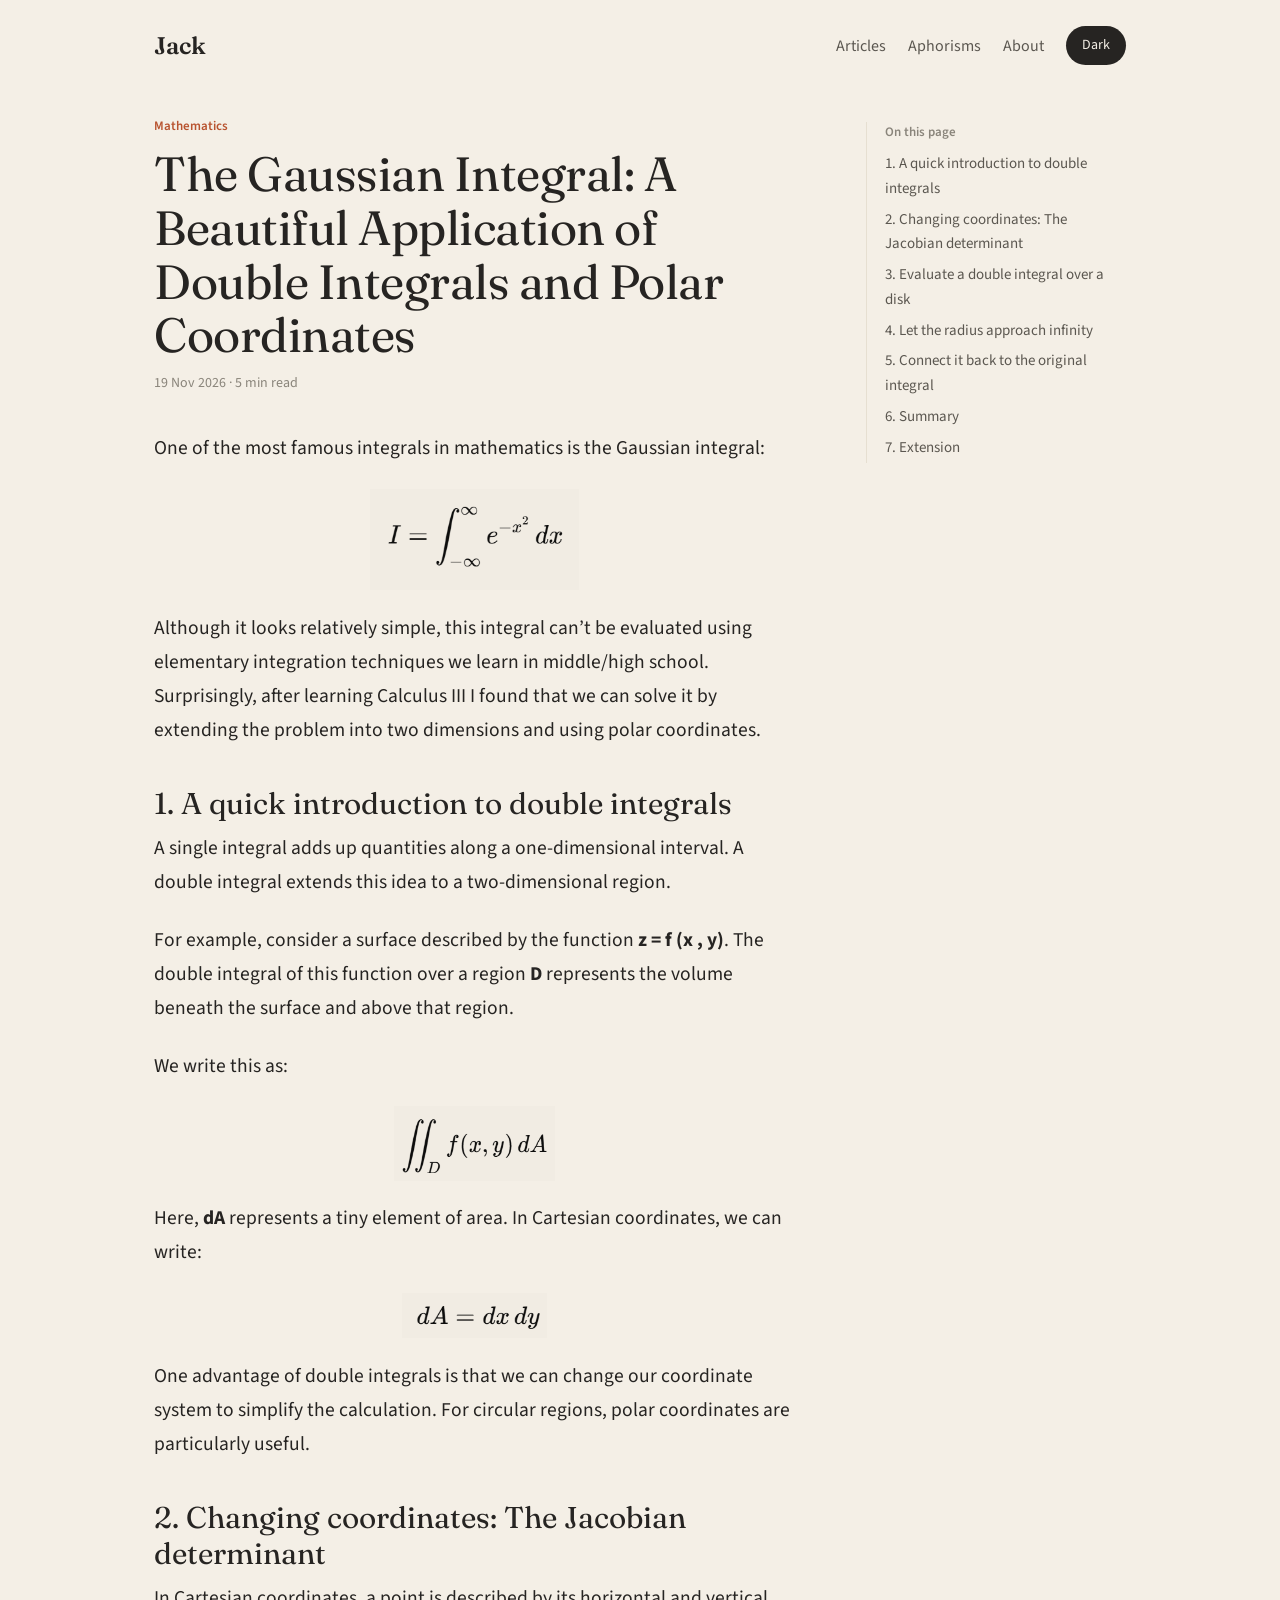
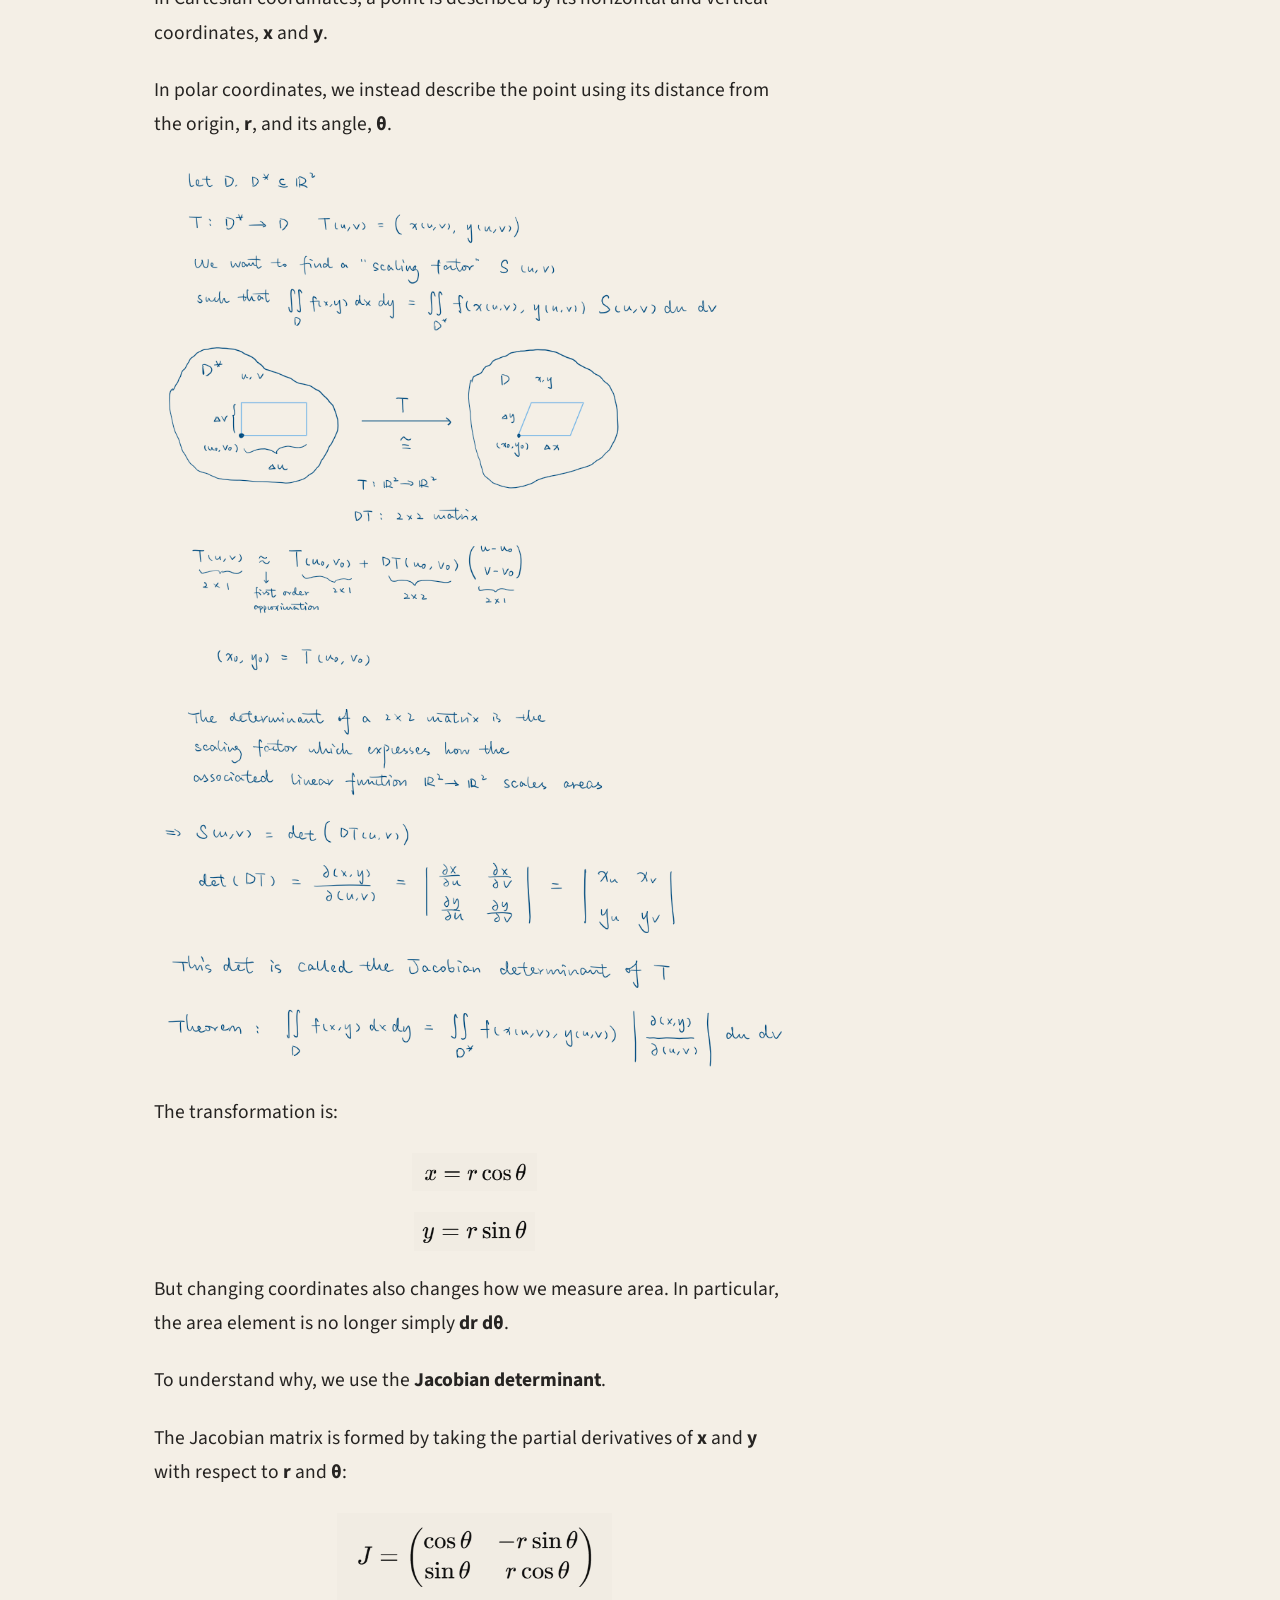
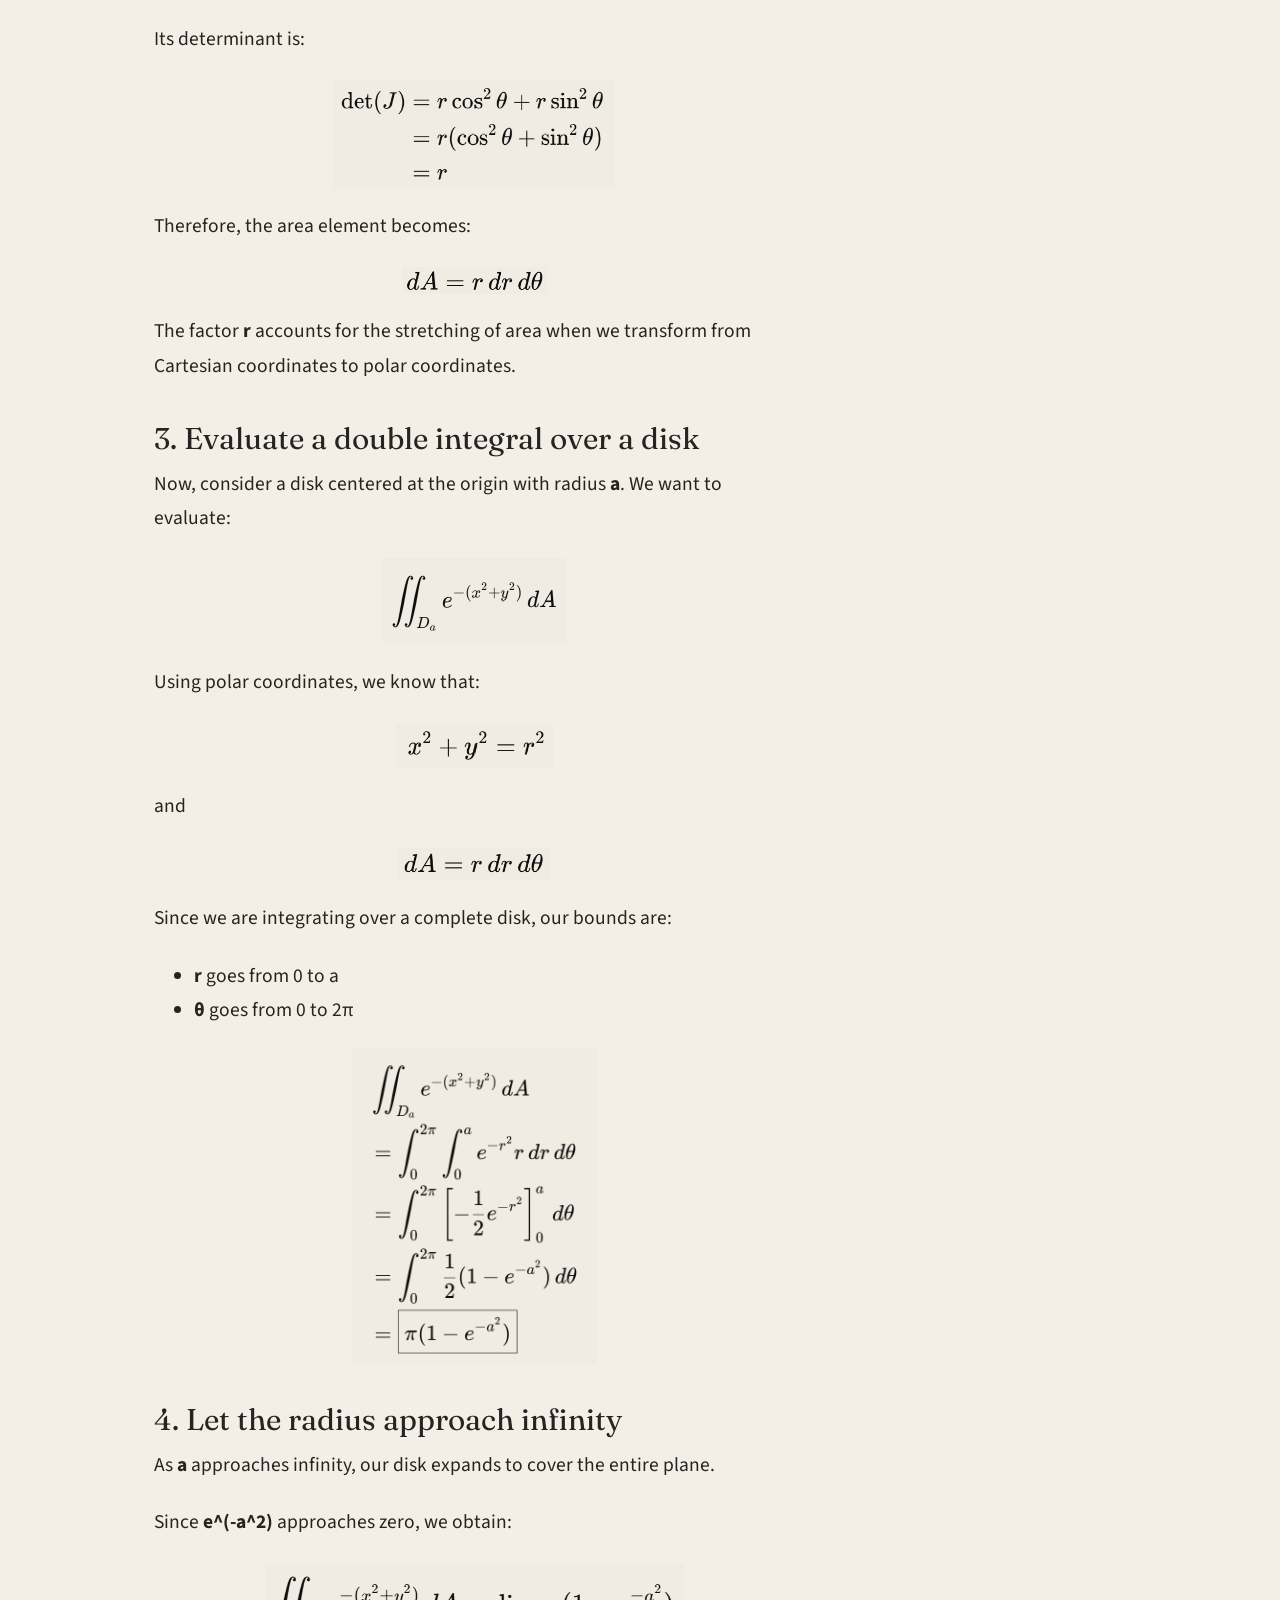
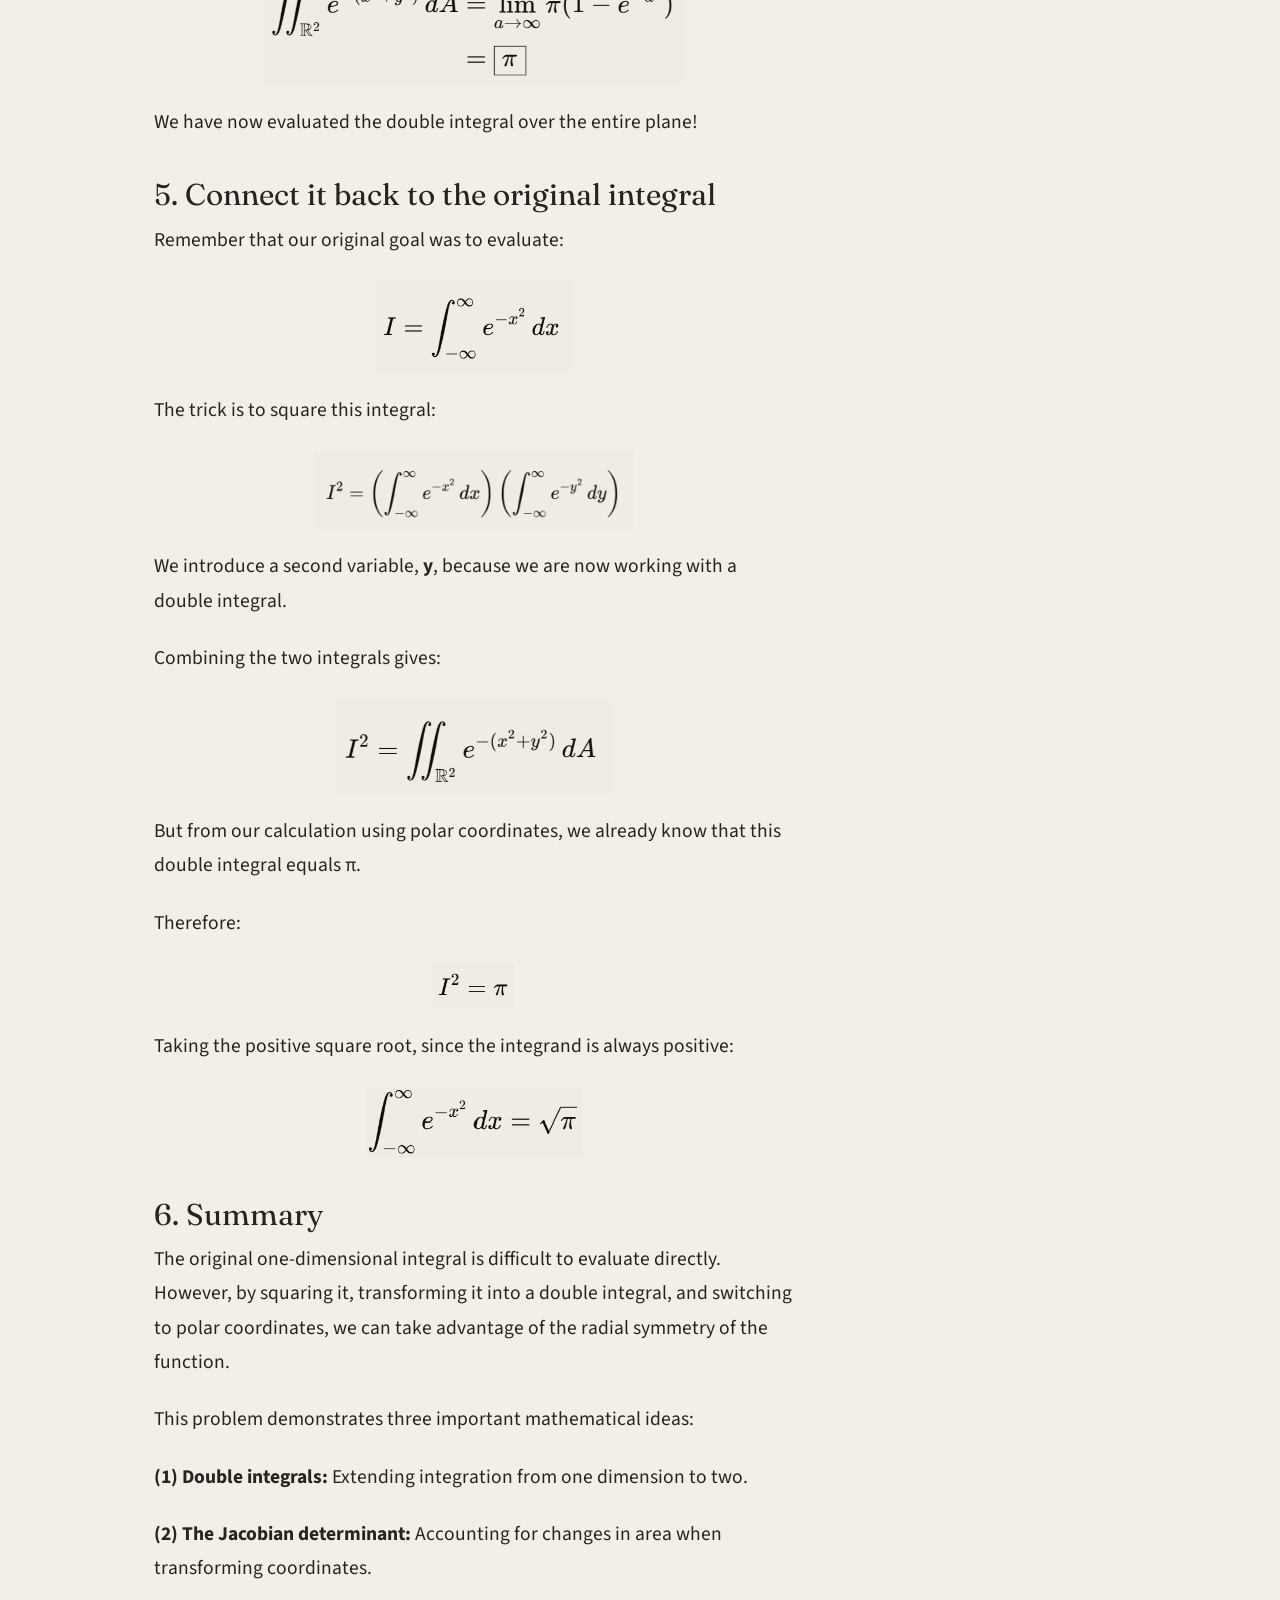
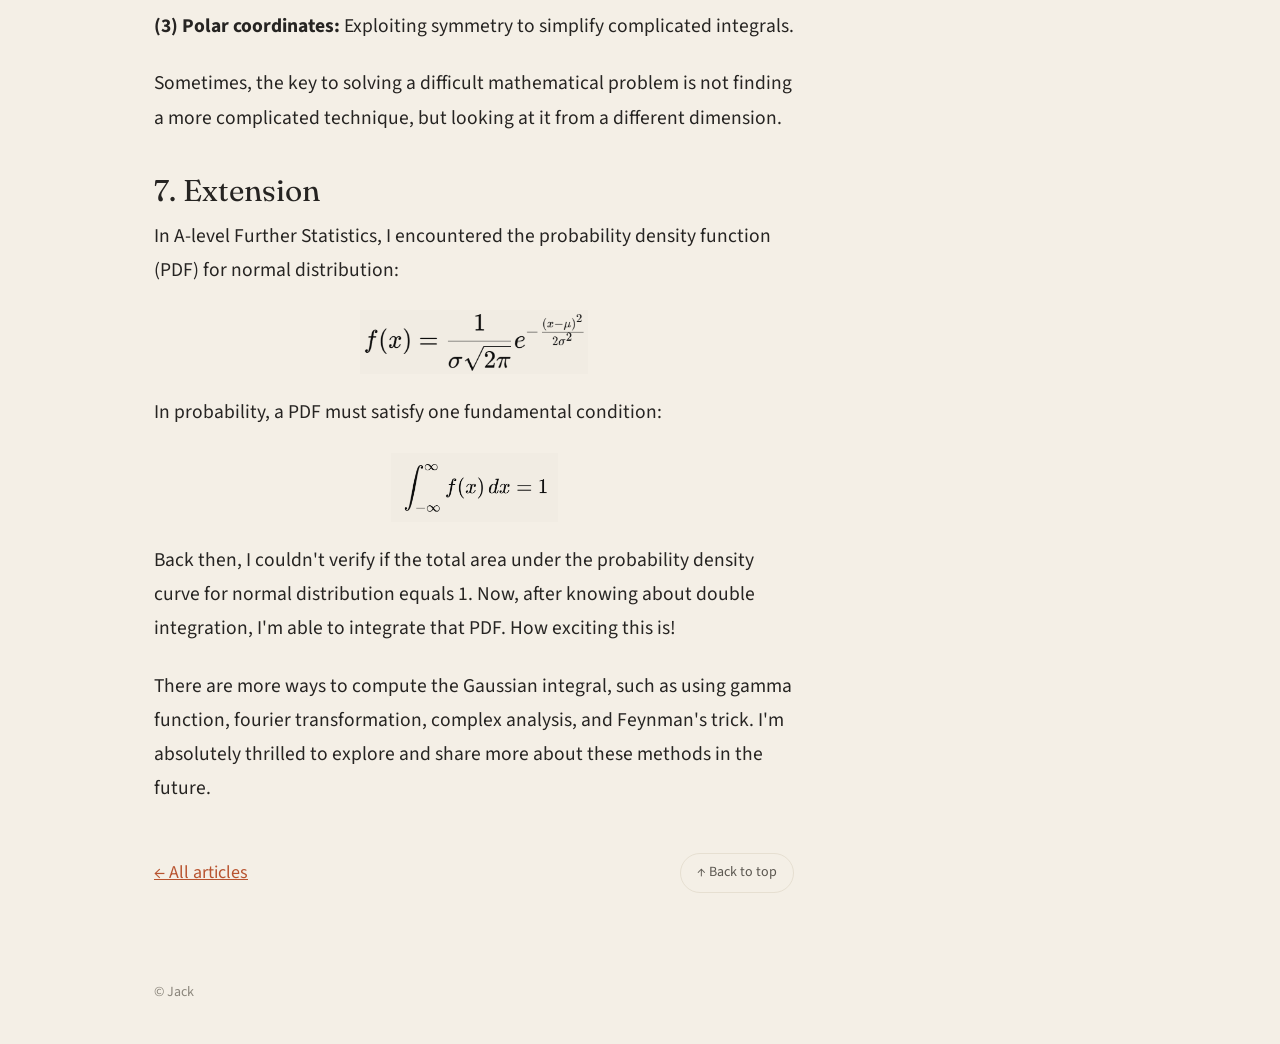
<file: docs/posts/gaussian-integral.html>
<!doctype html>
<html lang="en" data-gc="yhou30"><head><meta charset="utf-8">
<meta name="viewport" content="width=device-width, initial-scale=1">
<title>The Gaussian Integral: A Beautiful Application of Double Integrals and Polar Coordinates | Jack</title>
<link rel="preconnect" href="https://fonts.googleapis.com">
<link href="https://fonts.googleapis.com/css2?family=Fraunces:ital,opsz,wght@0,9..144,400;0,9..144,600;1,9..144,400&family=Source+Sans+3:wght@400;600&display=swap" rel="stylesheet">
<link rel="stylesheet" href="../style.css">
<script>try{var t=localStorage.getItem("theme");if(t)document.documentElement.dataset.theme=t}catch(e){}</script>
</head><body>
<div id="progress"></div>
<header class="top"><a class="logo" href="../index.html">Jack</a>
<nav><a href="../index.html">Articles</a><a href="../aphorisms.html">Aphorisms</a><a href="../about.html">About</a>
<button id="theme" aria-label="Switch light or dark theme">Dark</button></nav></header>
<div class="post-wrap has-toc">
<article class="post">
<div class="tag">Mathematics</div>
<h1>The Gaussian Integral: A Beautiful Application of Double Integrals and Polar Coordinates</h1>
<div class="meta">19 Nov 2026 · 5 min read<span class="views" data-views="PAGE" hidden> · <b></b> views</span></div>
<details class="toc toc-inline"><summary>On this page</summary><div class="grp"><a class="l2" href="#1-a-quick-introduction-to-double-integrals">1. A quick introduction to double integrals</a><div class="subs"></div></div><div class="grp"><a class="l2" href="#2-changing-coordinates-the-jacobian-determinant">2. Changing coordinates: The Jacobian determinant</a><div class="subs"></div></div><div class="grp"><a class="l2" href="#3-evaluate-a-double-integral-over-a-disk">3. Evaluate a double integral over a disk</a><div class="subs"></div></div><div class="grp"><a class="l2" href="#4-let-the-radius-approach-infinity">4. Let the radius approach infinity</a><div class="subs"></div></div><div class="grp"><a class="l2" href="#5-connect-it-back-to-the-original-integral">5. Connect it back to the original integral</a><div class="subs"></div></div><div class="grp"><a class="l2" href="#6-summary">6. Summary</a><div class="subs"></div></div><div class="grp"><a class="l2" href="#7-extension">7. Extension</a><div class="subs"></div></div></details>
<div class="body"><p>One of the most famous integrals in mathematics is the Gaussian integral:</p>
<figure class="eq"><img src="../images/gaussian-1.png" alt="I equals the integral from minus infinity to infinity of e to the power minus x squared, dx" width="209" loading="lazy"></figure>
<p>Although it looks relatively simple, this integral can’t be evaluated using elementary integration techniques we learn in middle/high school. Surprisingly, after learning Calculus III I found that we can solve it by extending the problem into two dimensions and using polar coordinates.</p>
<h2 id="1-a-quick-introduction-to-double-integrals">1. A quick introduction to double integrals</h2>
<p>A single integral adds up quantities along a one-dimensional interval. A double integral extends this idea to a two-dimensional region.</p>
<p>For example, consider a surface described by the function <strong>z = f (x , y)</strong>. The double integral of this function over a region <strong>D</strong> represents the volume beneath the surface and above that region.</p>
<p>We write this as:</p>
<figure class="eq"><img src="../images/gaussian-2.png" alt="The double integral over D of f(x, y) dA" width="161" loading="lazy"></figure>
<p>Here, <strong>dA</strong> represents a tiny element of area. In Cartesian coordinates, we can write:</p>
<figure class="eq"><img src="../images/gaussian-3.png" alt="dA = dx dy" width="145" loading="lazy"></figure>
<p>One advantage of double integrals is that we can change our coordinate system to simplify the calculation. For circular regions, polar coordinates are particularly useful.</p>
<h2 id="2-changing-coordinates-the-jacobian-determinant">2. Changing coordinates: The Jacobian determinant</h2>
<p>In Cartesian coordinates, a point is described by its horizontal and vertical coordinates, <strong>x</strong> and <strong>y</strong>.</p>
<p>In polar coordinates, we instead describe the point using its distance from the origin, <strong>r</strong>, and its angle, <strong>θ</strong>.</p>
<figure class="eq"><img src="../images/gaussian-4.png" alt="Handwritten notes on changing variables in a double integral: a map T from a region D* to a region D, the matrix DT, the Jacobian determinant, and the change of variables theorem" loading="lazy"></figure>
<p>The transformation is:</p>
<figure class="eq"><img src="../images/gaussian-5.png" alt="x = r cos θ" width="125" loading="lazy"></figure>
<figure class="eq"><img src="../images/gaussian-6.png" alt="y = r sin θ" width="121" loading="lazy"></figure>
<p>But changing coordinates also changes how we measure area. In particular, the area element is no longer simply <strong>dr dθ</strong>.</p>
<p>To understand why, we use the <strong>Jacobian determinant</strong>.</p>
<p>The Jacobian matrix is formed by taking the partial derivatives of <strong>x</strong> and <strong>y</strong> with respect to <strong>r</strong> and <strong>θ</strong>:</p>
<figure class="eq"><img src="../images/gaussian-7.png" alt="J = a 2 by 2 matrix with first row cos θ and minus r sin θ, and second row sin θ and r cos θ" width="275" loading="lazy"></figure>
<p>Its determinant is:</p>
<figure class="eq"><img src="../images/gaussian-8.png" alt="det(J) = r cos² θ + r sin² θ = r(cos² θ + sin² θ) = r" width="282" loading="lazy"></figure>
<p>Therefore, the area element becomes:</p>
<figure class="eq"><img src="../images/gaussian-9.png" alt="dA = r dr dθ" width="145" loading="lazy"></figure>
<p>The factor <strong>r</strong> accounts for the stretching of area when we transform from Cartesian coordinates to polar coordinates.</p>
<h2 id="3-evaluate-a-double-integral-over-a-disk">3. Evaluate a double integral over a disk</h2>
<p>Now, consider a disk centered at the origin with radius <strong>a</strong>. We want to evaluate:</p>
<figure class="eq"><img src="../images/gaussian-10.png" alt="The double integral over D_a of e to the power minus (x² + y²), dA" width="184" loading="lazy"></figure>
<p>Using polar coordinates, we know that:</p>
<figure class="eq"><img src="../images/gaussian-11.png" alt="x² + y² = r²" width="157" loading="lazy"></figure>
<p>and</p>
<figure class="eq"><img src="../images/gaussian-12.png" alt="dA = r dr dθ" width="152" loading="lazy"></figure>
<p>Since we are integrating over a complete disk, our bounds are:</p>
<ul><li><strong>r</strong> goes from 0 to a</li><li><strong>θ</strong> goes from 0 to 2π</li></ul>
<figure class="eq"><img src="../images/gaussian-13.png" alt="The double integral over D_a equals the integral from 0 to 2π of the integral from 0 to a of e^(−r²) r dr dθ, which works out to π(1 − e^(−a²))" width="245" loading="lazy"></figure>
<h2 id="4-let-the-radius-approach-infinity">4. Let the radius approach infinity</h2>
<p>As <strong>a</strong> approaches infinity, our disk expands to cover the entire plane.</p>
<p>Since <strong>e^(-a^2)</strong> approaches zero, we obtain:</p>
<figure class="eq"><img src="../images/gaussian-14.png" alt="The double integral over the plane of e^(−(x²+y²)) dA equals the limit as a approaches infinity of π(1 − e^(−a²)), which equals π" width="419" loading="lazy"></figure>
<p>We have now evaluated the double integral over the entire plane!</p>
<h2 id="5-connect-it-back-to-the-original-integral">5. Connect it back to the original integral</h2>
<p>Remember that our original goal was to evaluate:</p>
<figure class="eq"><img src="../images/gaussian-15.png" alt="I equals the integral from minus infinity to infinity of e to the power minus x squared, dx" width="196" loading="lazy"></figure>
<p>The trick is to square this integral:</p>
<figure class="eq"><img src="../images/gaussian-16.png" alt="I squared equals the integral of e^(−x²) dx times the integral of e^(−y²) dy, both from minus infinity to infinity" width="318" loading="lazy"></figure>
<p>We introduce a second variable, <strong>y</strong>, because we are now working with a double integral.</p>
<p>Combining the two integrals gives:</p>
<figure class="eq"><img src="../images/gaussian-17.png" alt="I squared equals the double integral over the plane of e^(−(x²+y²)) dA" width="275" loading="lazy"></figure>
<p>But from our calculation using polar coordinates, we already know that this double integral equals π.</p>
<p>Therefore:</p>
<figure class="eq"><img src="../images/gaussian-18.png" alt="I squared = π" width="82" loading="lazy"></figure>
<p>Taking the positive square root, since the integrand is always positive:</p>
<figure class="eq"><img src="../images/gaussian-19.png" alt="The integral from minus infinity to infinity of e^(−x²) dx equals the square root of π" width="216" loading="lazy"></figure>
<h2 id="6-summary">6. Summary</h2>
<p>The original one-dimensional integral is difficult to evaluate directly. However, by squaring it, transforming it into a double integral, and switching to polar coordinates, we can take advantage of the radial symmetry of the function.</p>
<p>This problem demonstrates three important mathematical ideas:</p>
<p><strong>(1) Double integrals:</strong> Extending integration from one dimension to two.</p>
<p><strong>(2) The Jacobian determinant:</strong> Accounting for changes in area when transforming coordinates.</p>
<p><strong>(3) Polar coordinates:</strong> Exploiting symmetry to simplify complicated integrals.</p>
<p>Sometimes, the key to solving a difficult mathematical problem is not finding a more complicated technique, but looking at it from a different dimension.</p>
<h2 id="7-extension">7. Extension</h2>
<p>In A-level Further Statistics, I encountered the probability density function (PDF) for normal distribution:</p>
<figure class="eq"><img src="../images/gaussian-20.png" alt="f(x) = 1 over σ√(2π), times e to the power minus (x − μ)² over 2σ²" width="228" loading="lazy"></figure>
<p>In probability, a PDF must satisfy one fundamental condition:</p>
<figure class="eq"><img src="../images/gaussian-21.png" alt="The integral from minus infinity to infinity of f(x) dx equals 1" width="167" loading="lazy"></figure>
<p>Back then, I couldn't verify if the total area under the probability density curve for normal distribution equals 1. Now, after knowing about double integration, I'm able to integrate that PDF. How exciting this is!</p>
<p>There are more ways to compute the Gaussian integral, such as using gamma function, fourier transformation, complex analysis, and Feynman's trick. I'm absolutely thrilled to explore and share more about these methods in the future.</p></div>
<p class="back"><a href="../index.html">&larr; All articles</a><a class="totop" href="#">&uarr; Back to top</a></p>
</article><aside class="toc"><div class="toc-h">On this page</div><div class="grp"><a class="l2" href="#1-a-quick-introduction-to-double-integrals">1. A quick introduction to double integrals</a><div class="subs"></div></div><div class="grp"><a class="l2" href="#2-changing-coordinates-the-jacobian-determinant">2. Changing coordinates: The Jacobian determinant</a><div class="subs"></div></div><div class="grp"><a class="l2" href="#3-evaluate-a-double-integral-over-a-disk">3. Evaluate a double integral over a disk</a><div class="subs"></div></div><div class="grp"><a class="l2" href="#4-let-the-radius-approach-infinity">4. Let the radius approach infinity</a><div class="subs"></div></div><div class="grp"><a class="l2" href="#5-connect-it-back-to-the-original-integral">5. Connect it back to the original integral</a><div class="subs"></div></div><div class="grp"><a class="l2" href="#6-summary">6. Summary</a><div class="subs"></div></div><div class="grp"><a class="l2" href="#7-extension">7. Extension</a><div class="subs"></div></div></aside></div>
<footer>&copy; Jack<span class="views" data-views="TOTAL" hidden> &middot; <b></b> views</span></footer>
<script data-goatcounter="https://yhou30.goatcounter.com/count" async src="//gc.zgo.at/count.js"></script>
<script src="../site.js"></script>
</body></html>
</file>
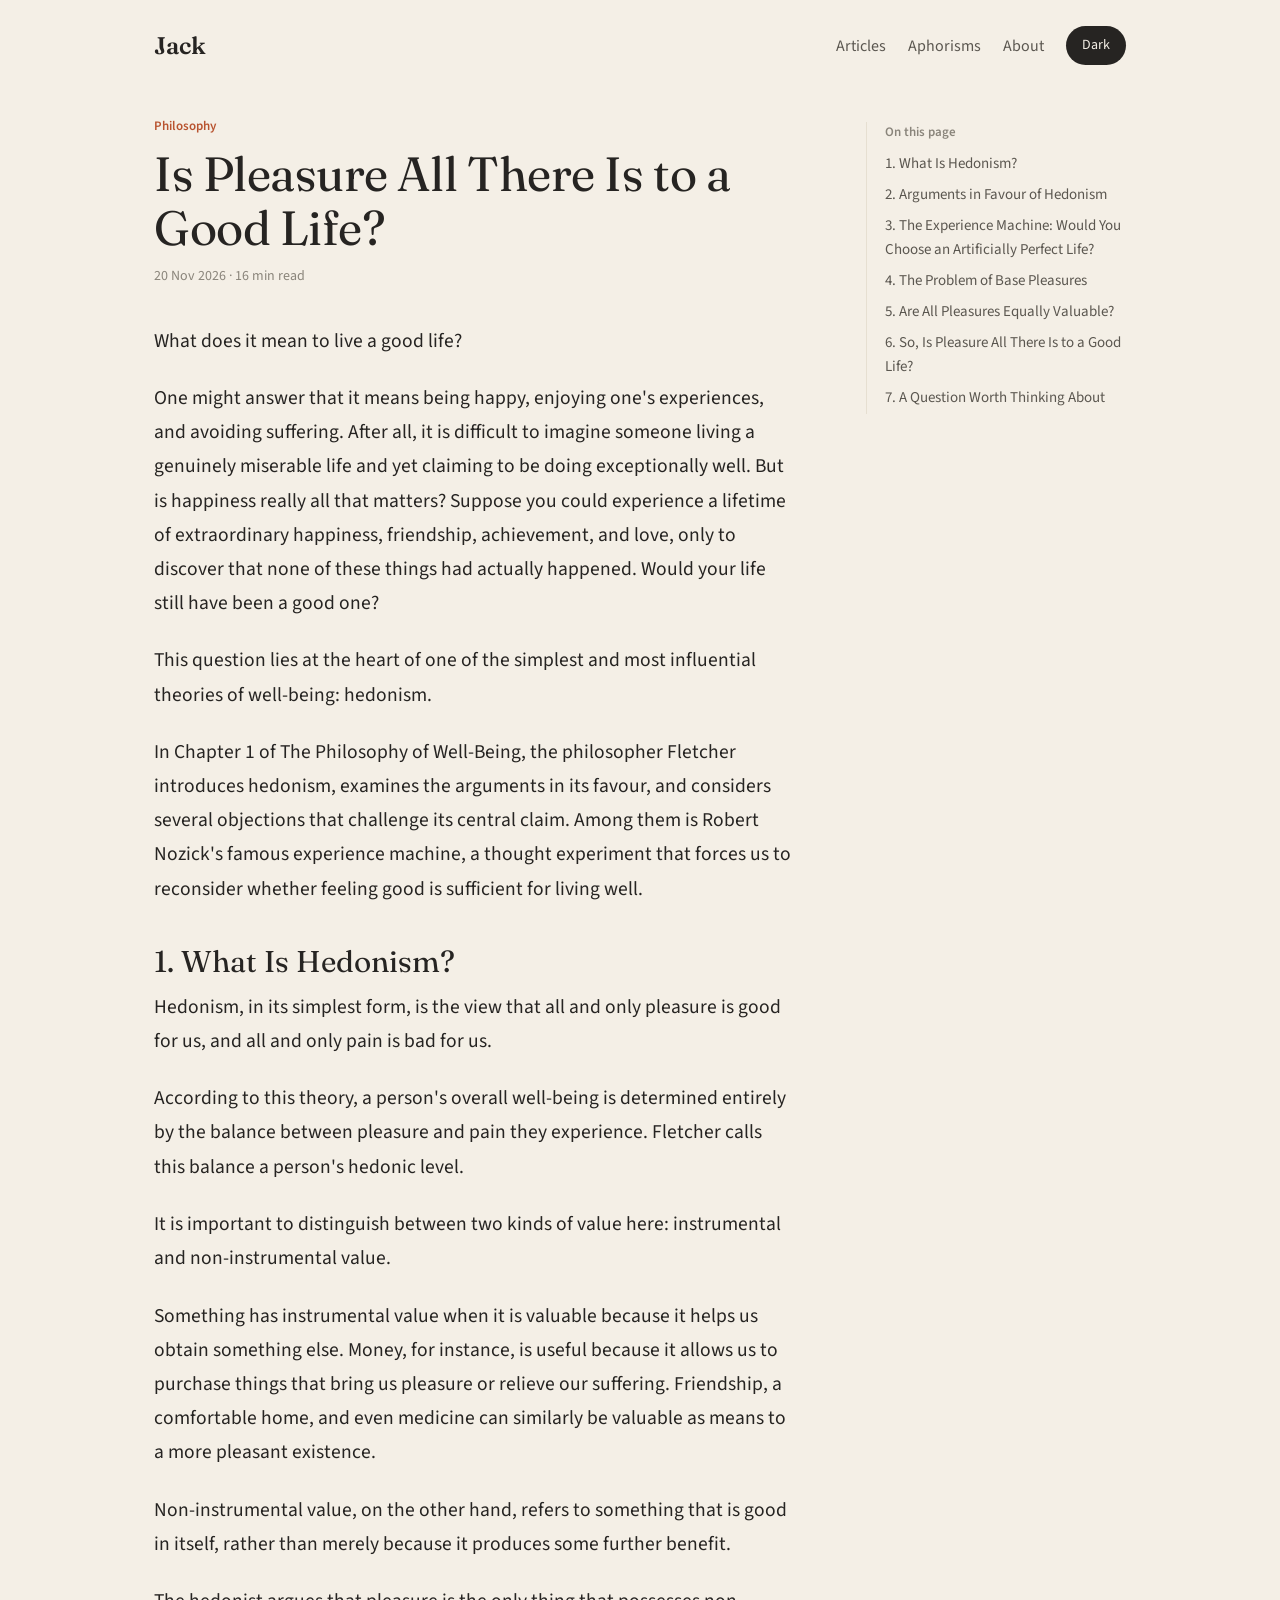
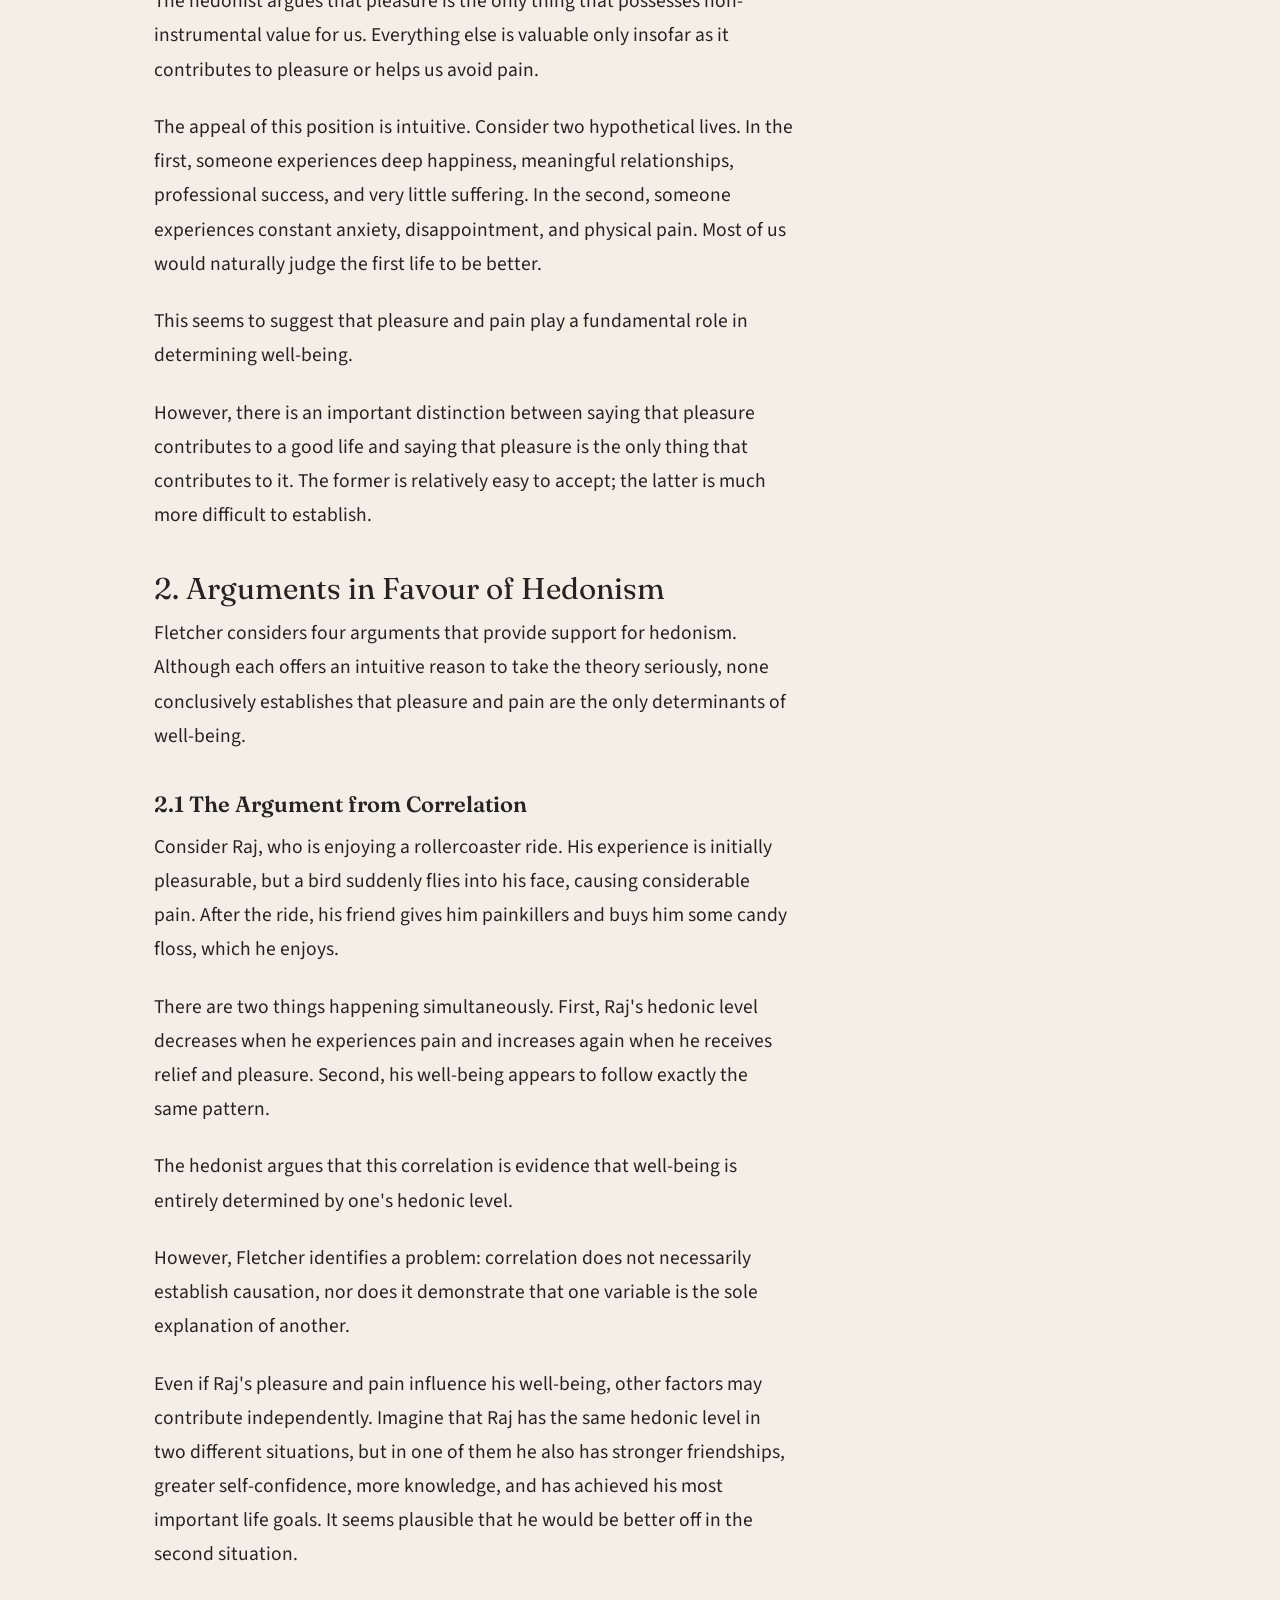
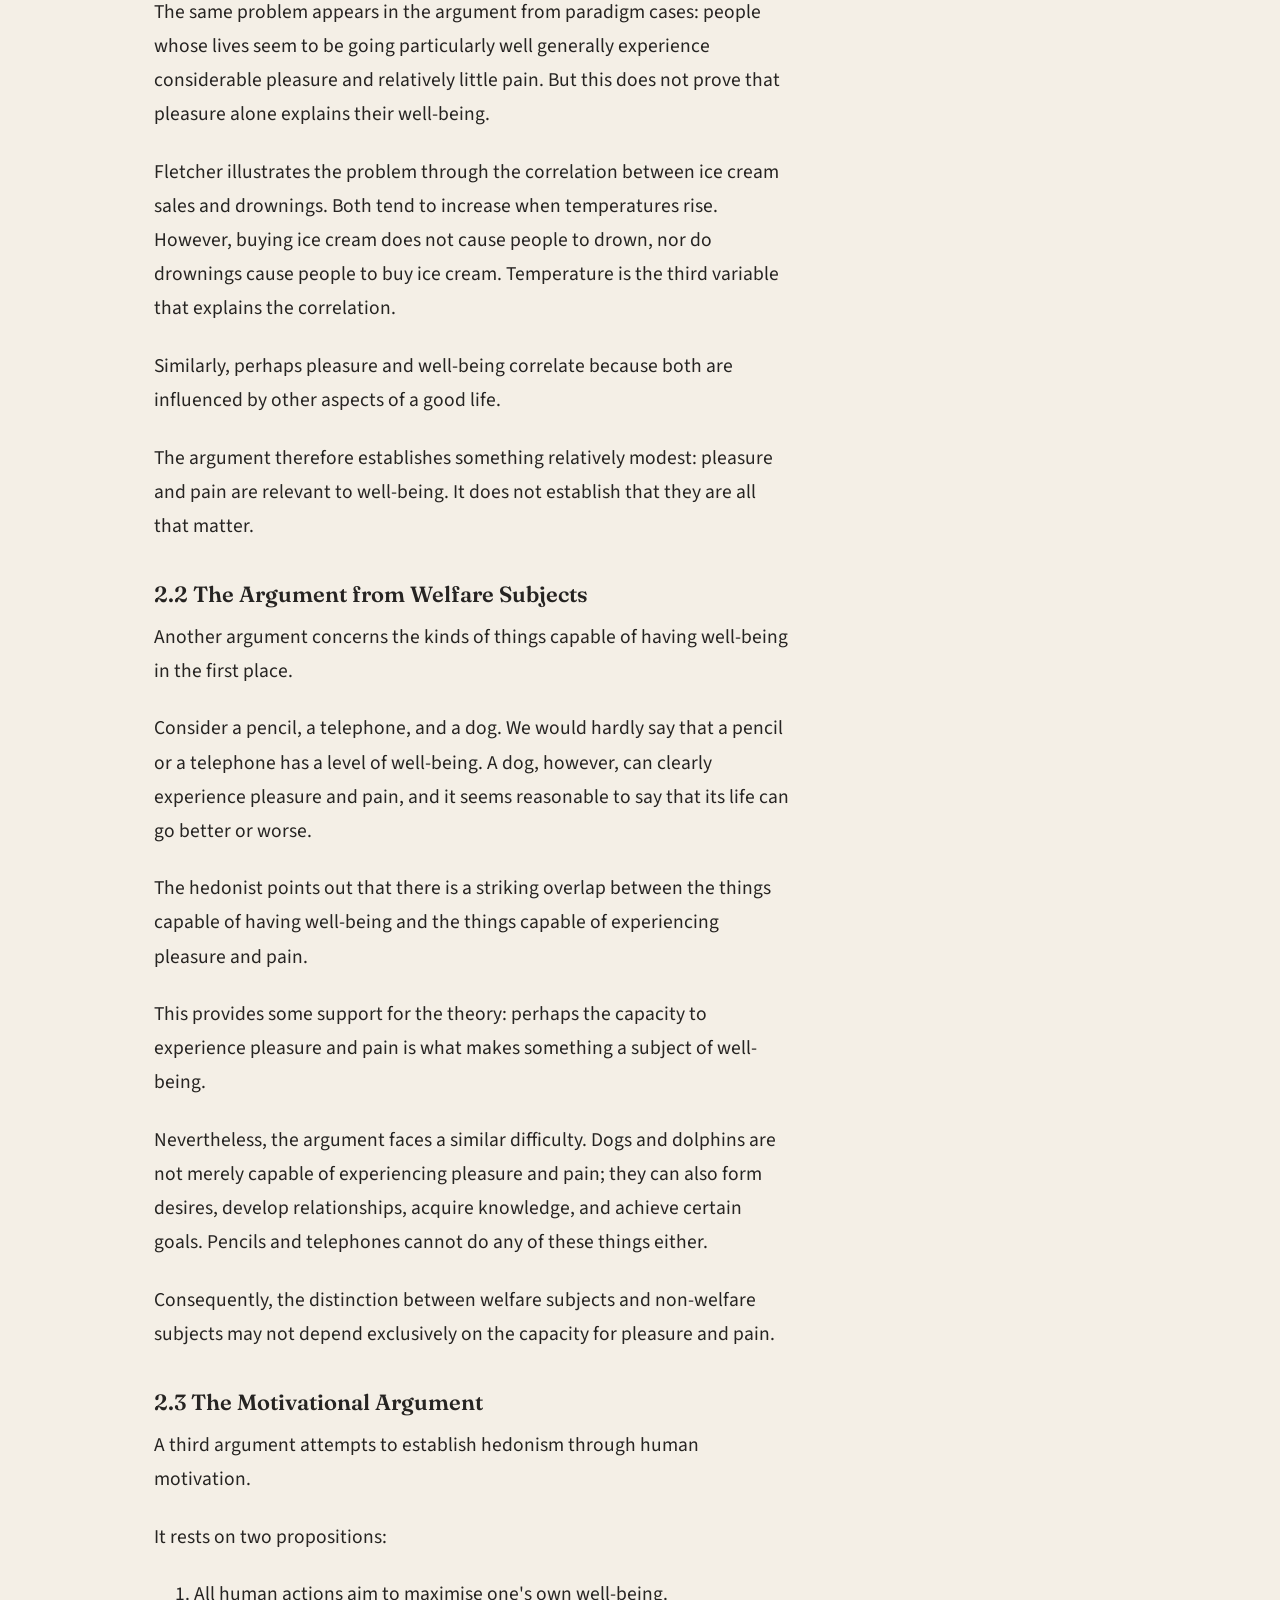
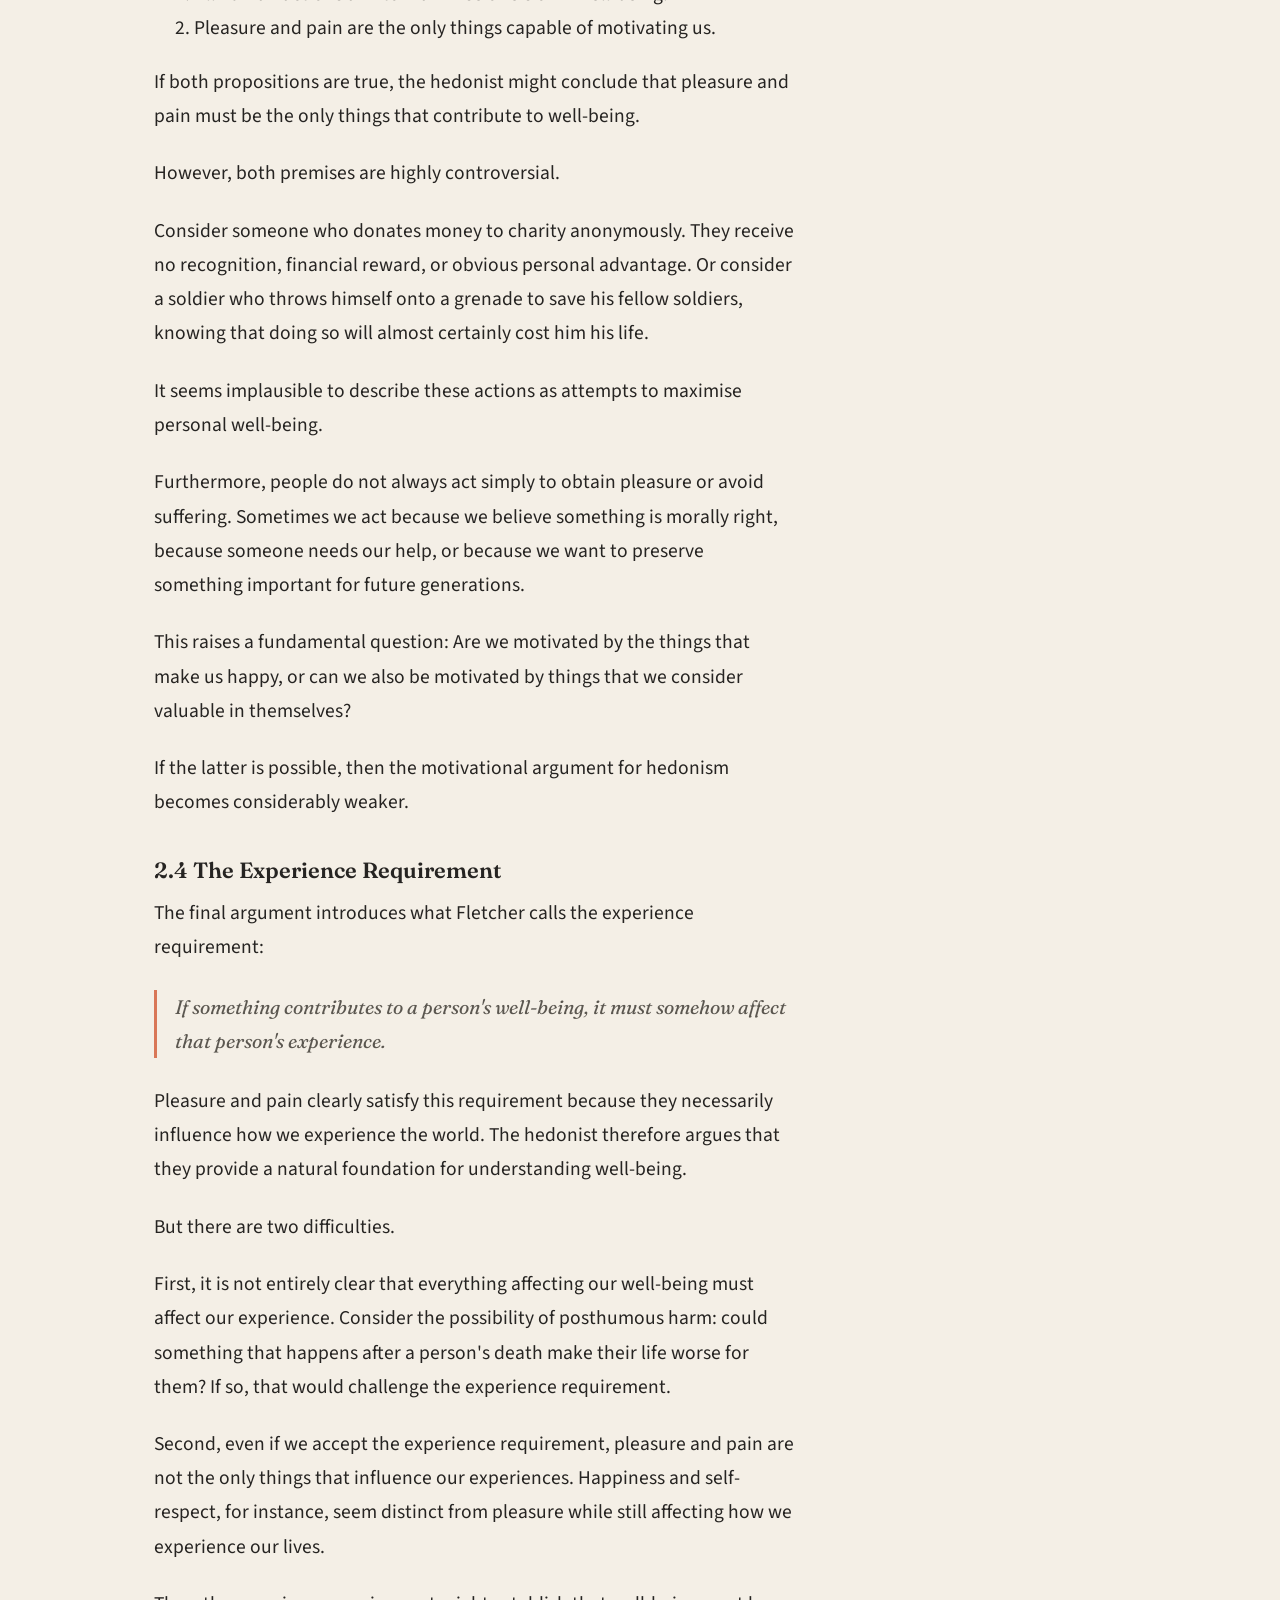
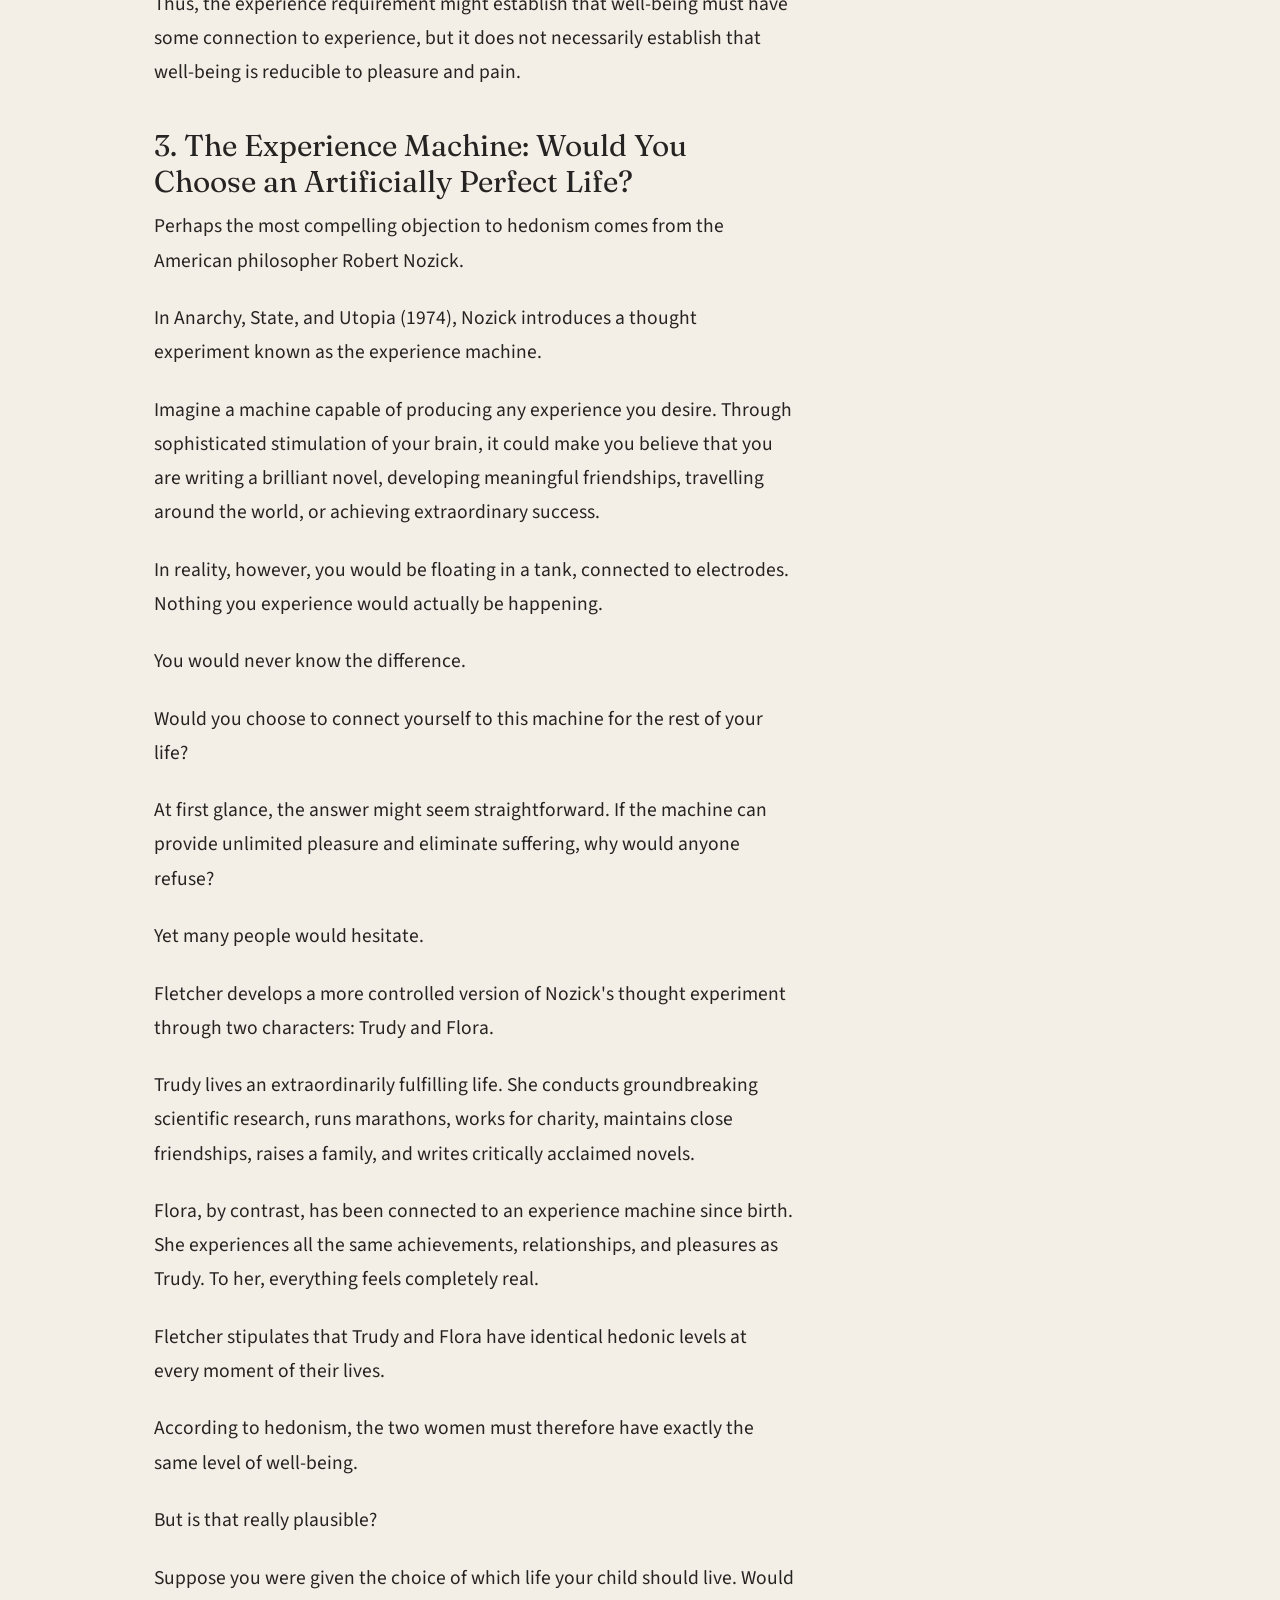
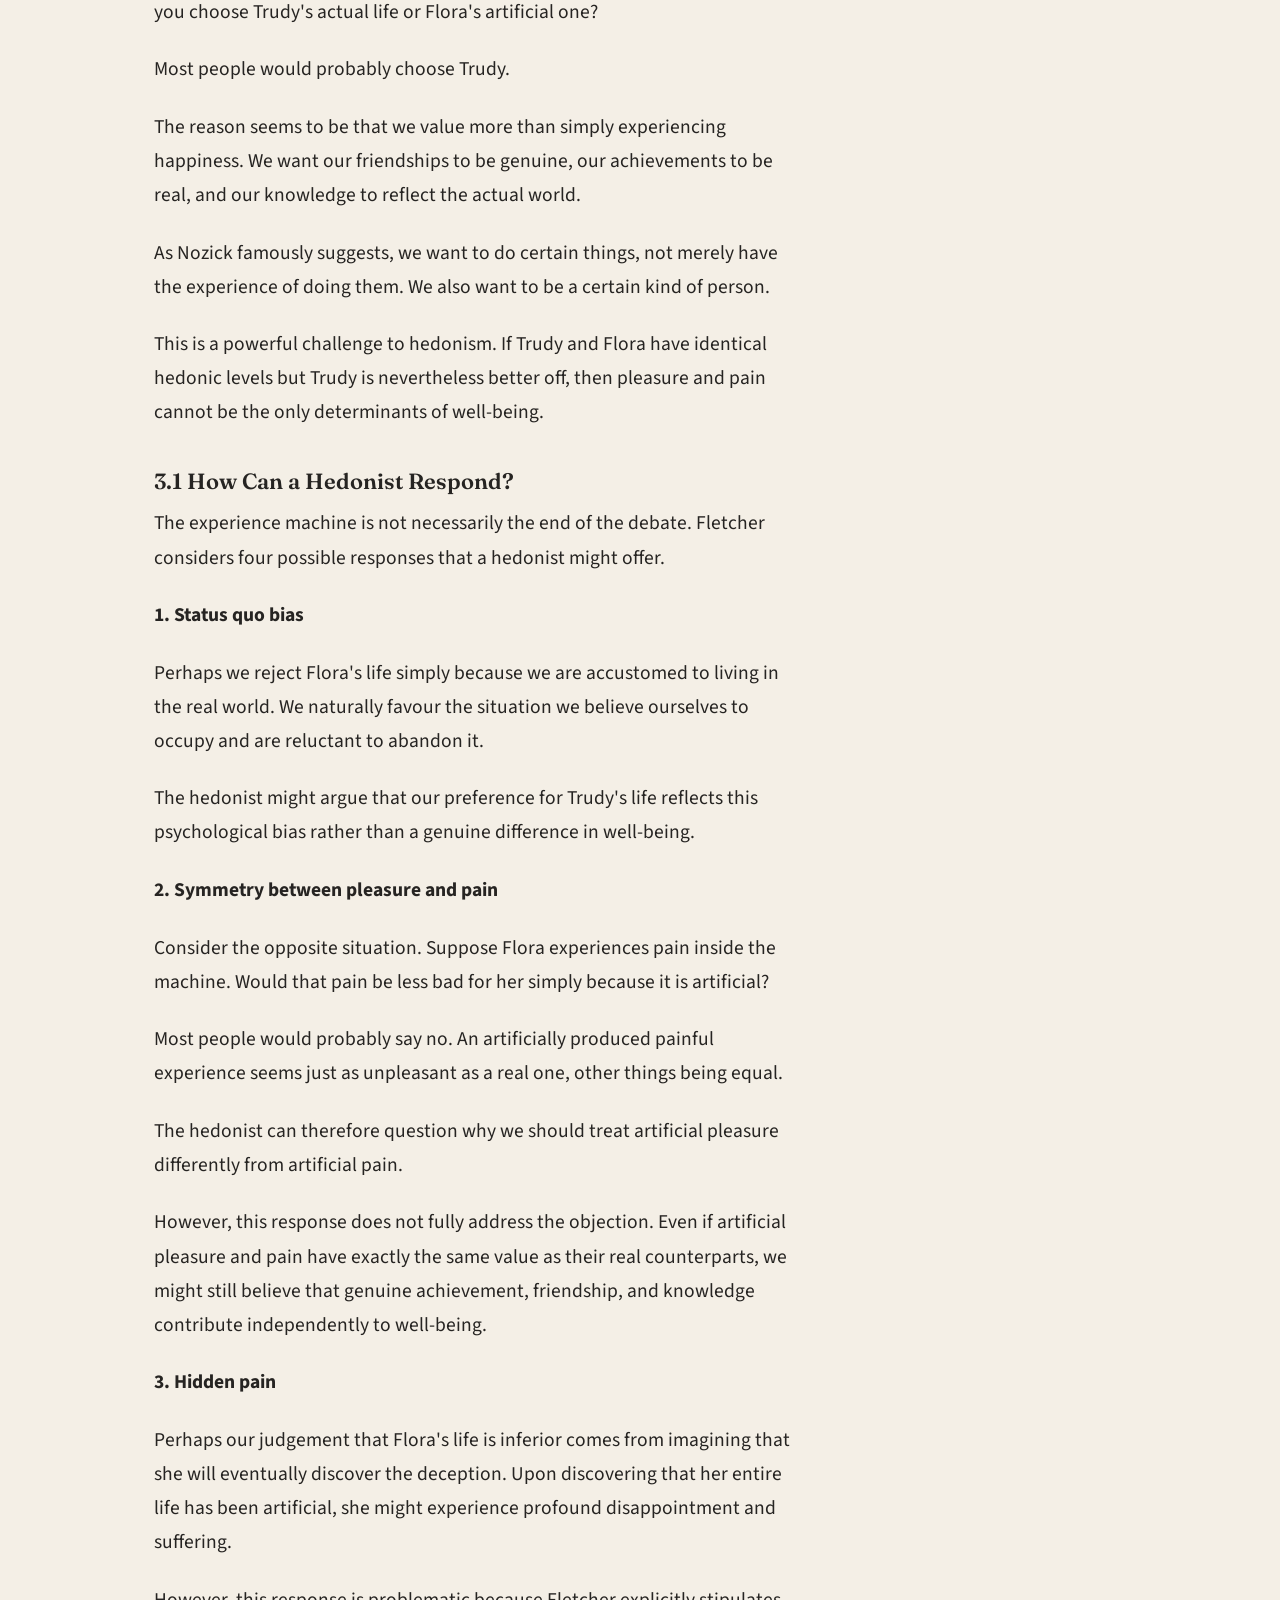
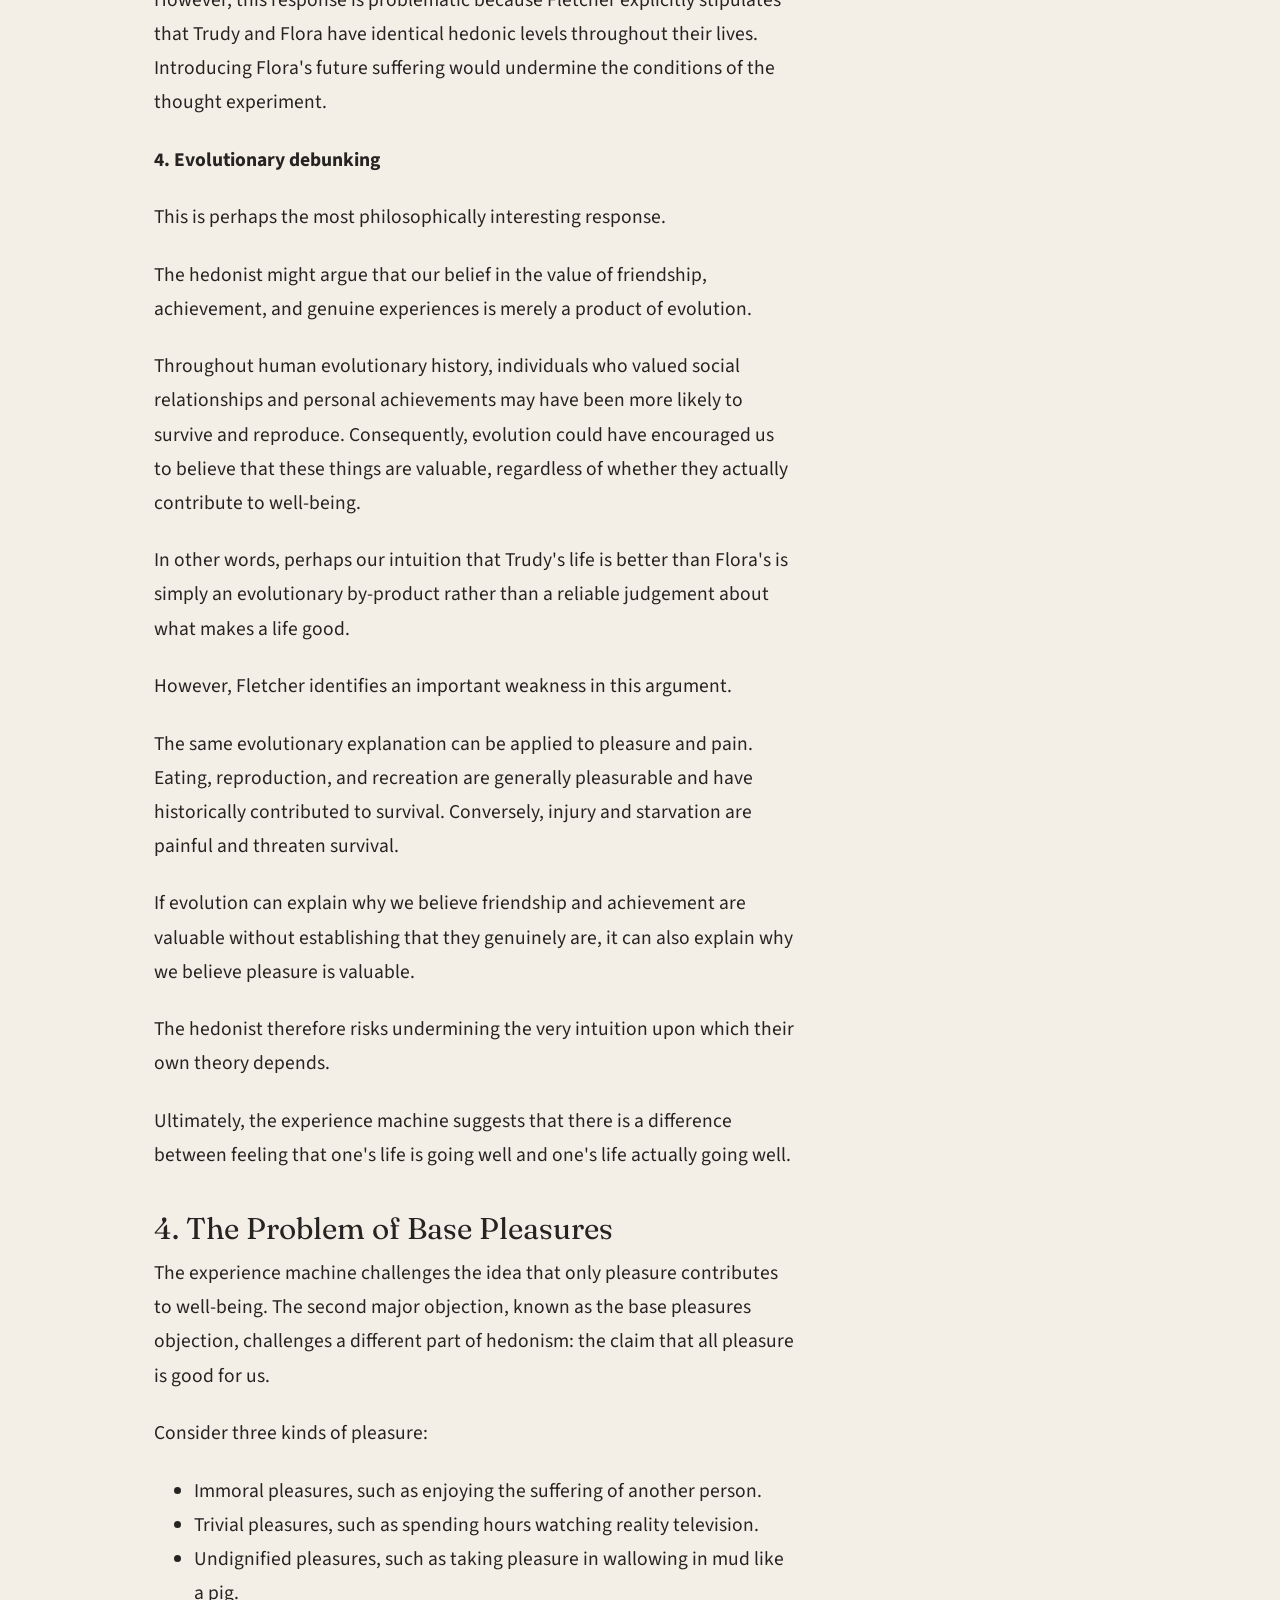
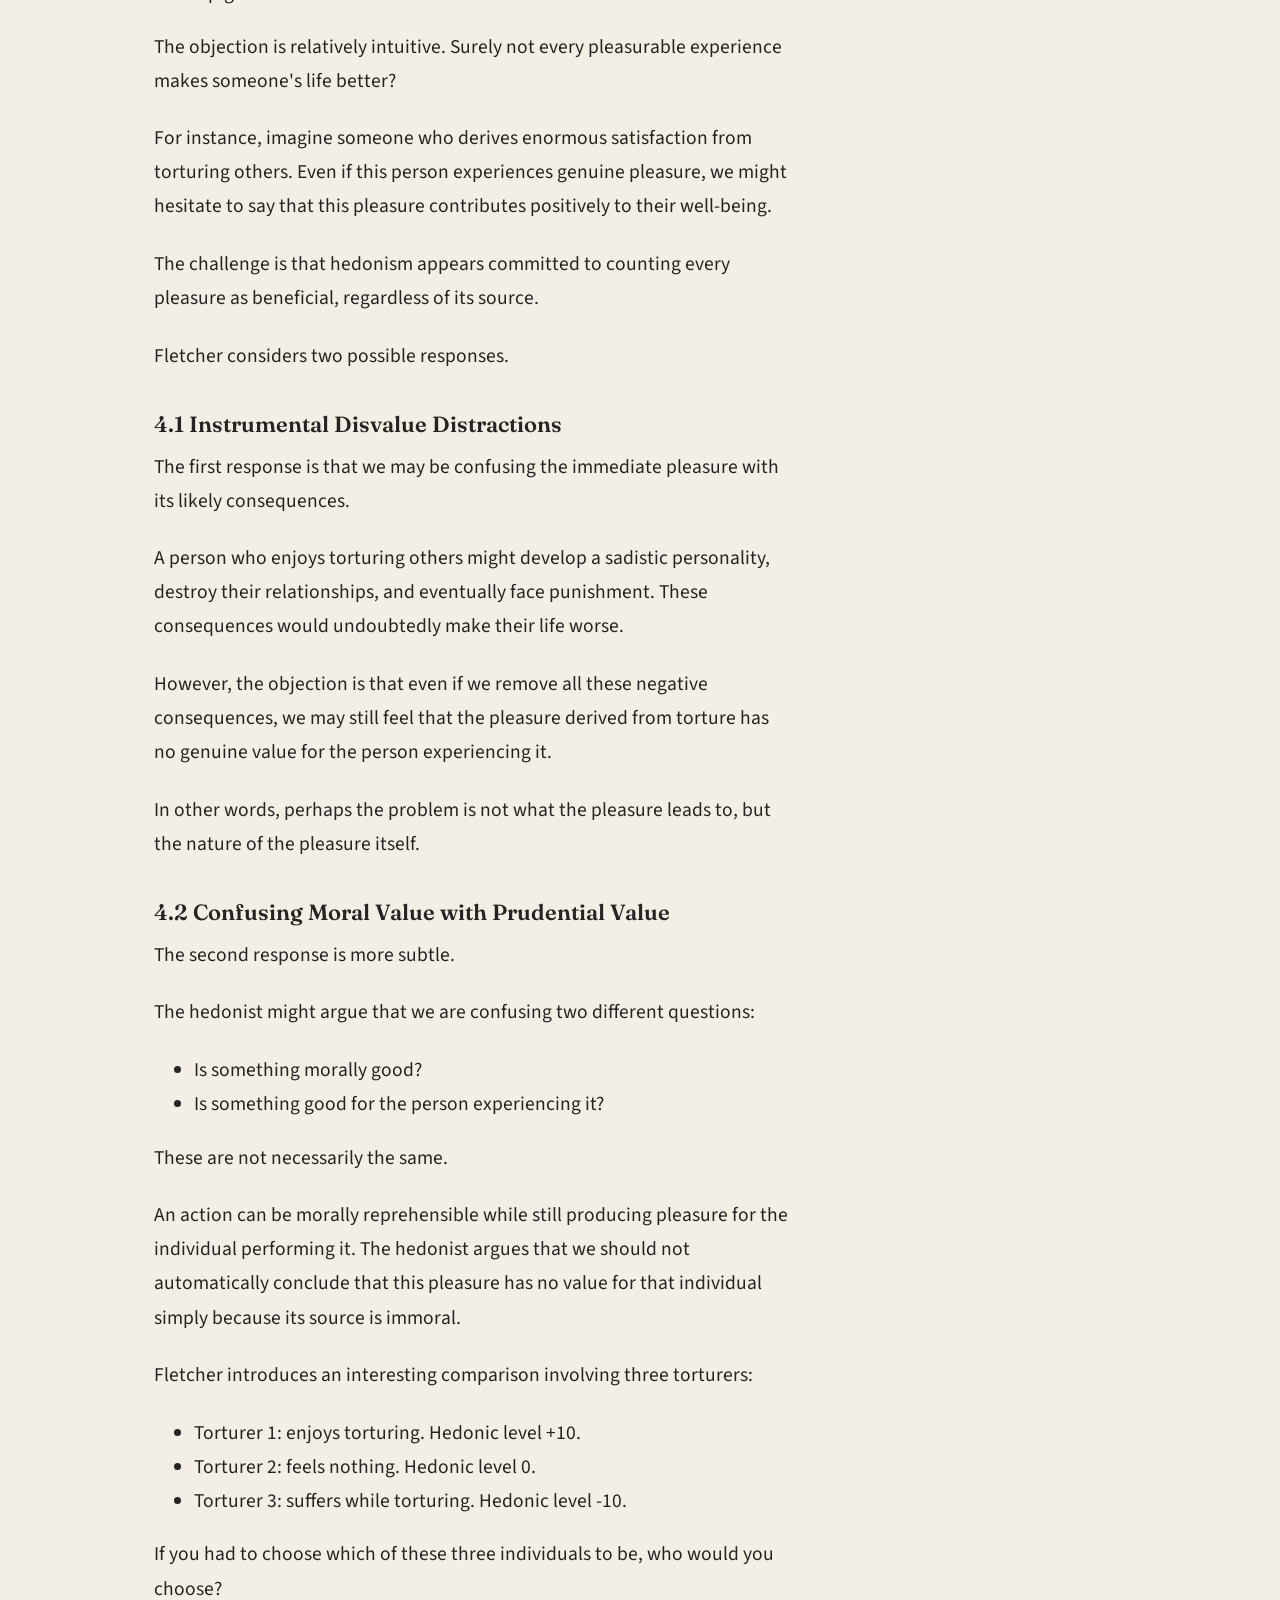
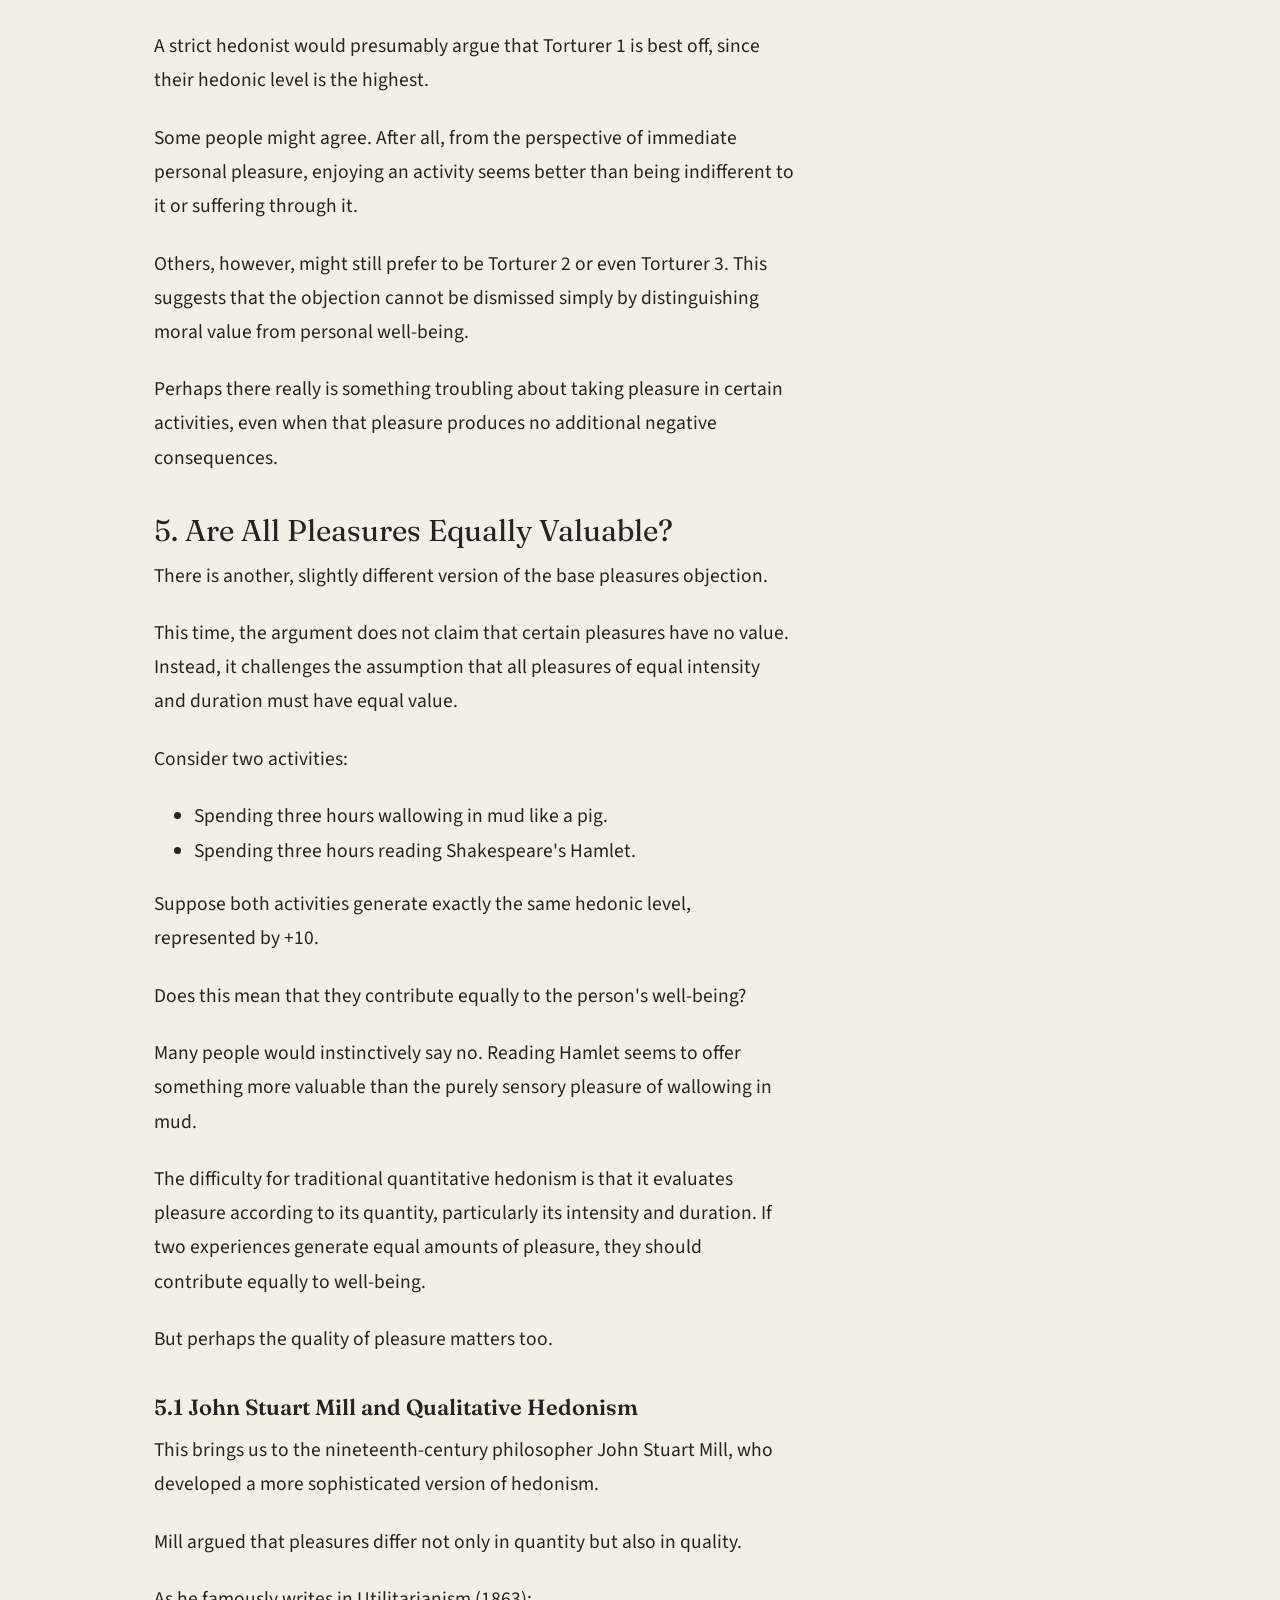
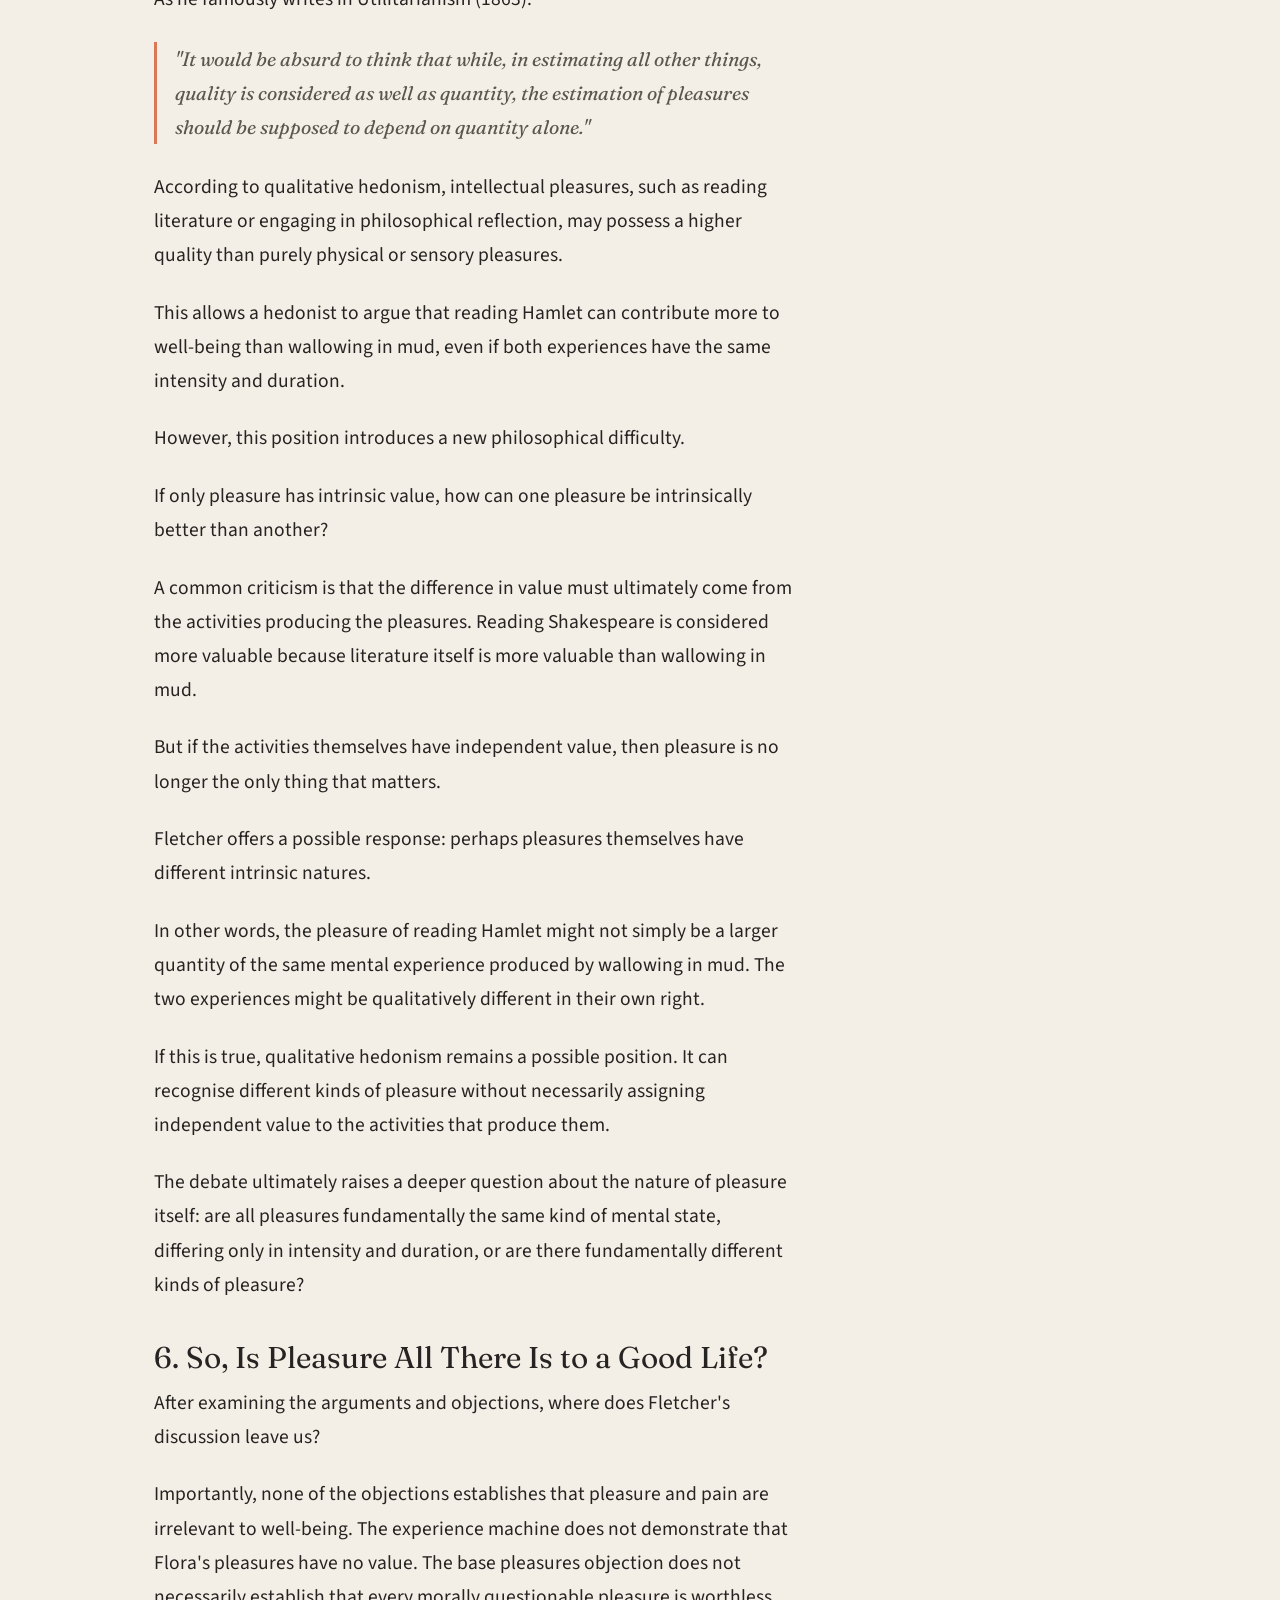
<file: docs/posts/hedonism-and-well-being.html>
<!doctype html>
<html lang="en" data-gc="yhou30"><head><meta charset="utf-8">
<meta name="viewport" content="width=device-width, initial-scale=1">
<title>Is Pleasure All There Is to a Good Life? | Jack</title>
<link rel="preconnect" href="https://fonts.googleapis.com">
<link href="https://fonts.googleapis.com/css2?family=Fraunces:ital,opsz,wght@0,9..144,400;0,9..144,600;1,9..144,400&family=Source+Sans+3:wght@400;600&display=swap" rel="stylesheet">
<link rel="stylesheet" href="../style.css">
<script>try{var t=localStorage.getItem("theme");if(t)document.documentElement.dataset.theme=t}catch(e){}</script>
</head><body>
<div id="progress"></div>
<header class="top"><a class="logo" href="../index.html">Jack</a>
<nav><a href="../index.html">Articles</a><a href="../aphorisms.html">Aphorisms</a><a href="../about.html">About</a>
<button id="theme" aria-label="Switch light or dark theme">Dark</button></nav></header>
<div class="post-wrap has-toc">
<article class="post">
<div class="tag">Philosophy</div>
<h1>Is Pleasure All There Is to a Good Life?</h1>
<div class="meta">20 Nov 2026 · 16 min read<span class="views" data-views="PAGE" hidden> · <b></b> views</span></div>
<details class="toc toc-inline"><summary>On this page</summary><div class="grp"><a class="l2" href="#1-what-is-hedonism">1. What Is Hedonism?</a><div class="subs"></div></div><div class="grp"><a class="l2" href="#2-arguments-in-favour-of-hedonism">2. Arguments in Favour of Hedonism</a><div class="subs"><a class="l3" href="#2-1-the-argument-from-correlation">2.1 The Argument from Correlation</a><a class="l3" href="#2-2-the-argument-from-welfare-subjects">2.2 The Argument from Welfare Subjects</a><a class="l3" href="#2-3-the-motivational-argument">2.3 The Motivational Argument</a><a class="l3" href="#2-4-the-experience-requirement">2.4 The Experience Requirement</a></div></div><div class="grp"><a class="l2" href="#3-the-experience-machine-would-you-choose-an-artificially-perfect-life">3. The Experience Machine: Would You Choose an Artificially Perfect Life?</a><div class="subs"><a class="l3" href="#3-1-how-can-a-hedonist-respond">3.1 How Can a Hedonist Respond?</a></div></div><div class="grp"><a class="l2" href="#4-the-problem-of-base-pleasures">4. The Problem of Base Pleasures</a><div class="subs"><a class="l3" href="#4-1-instrumental-disvalue-distractions">4.1 Instrumental Disvalue Distractions</a><a class="l3" href="#4-2-confusing-moral-value-with-prudential-value">4.2 Confusing Moral Value with Prudential Value</a></div></div><div class="grp"><a class="l2" href="#5-are-all-pleasures-equally-valuable">5. Are All Pleasures Equally Valuable?</a><div class="subs"><a class="l3" href="#5-1-john-stuart-mill-and-qualitative-hedonism">5.1 John Stuart Mill and Qualitative Hedonism</a></div></div><div class="grp"><a class="l2" href="#6-so-is-pleasure-all-there-is-to-a-good-life">6. So, Is Pleasure All There Is to a Good Life?</a><div class="subs"></div></div><div class="grp"><a class="l2" href="#7-a-question-worth-thinking-about">7. A Question Worth Thinking About</a><div class="subs"></div></div></details>
<div class="body"><p>What does it mean to live a good life?</p>
<p>One might answer that it means being happy, enjoying one's experiences, and avoiding suffering. After all, it is difficult to imagine someone living a genuinely miserable life and yet claiming to be doing exceptionally well. But is happiness really all that matters? Suppose you could experience a lifetime of extraordinary happiness, friendship, achievement, and love, only to discover that none of these things had actually happened. Would your life still have been a good one?</p>
<p>This question lies at the heart of one of the simplest and most influential theories of well-being: hedonism.</p>
<p>In Chapter 1 of The Philosophy of Well-Being, the philosopher Fletcher introduces hedonism, examines the arguments in its favour, and considers several objections that challenge its central claim. Among them is Robert Nozick's famous experience machine, a thought experiment that forces us to reconsider whether feeling good is sufficient for living well.</p>
<h2 id="1-what-is-hedonism">1. What Is Hedonism?</h2>
<p>Hedonism, in its simplest form, is the view that all and only pleasure is good for us, and all and only pain is bad for us.</p>
<p>According to this theory, a person's overall well-being is determined entirely by the balance between pleasure and pain they experience. Fletcher calls this balance a person's hedonic level.</p>
<p>It is important to distinguish between two kinds of value here: instrumental and non-instrumental value.</p>
<p>Something has instrumental value when it is valuable because it helps us obtain something else. Money, for instance, is useful because it allows us to purchase things that bring us pleasure or relieve our suffering. Friendship, a comfortable home, and even medicine can similarly be valuable as means to a more pleasant existence.</p>
<p>Non-instrumental value, on the other hand, refers to something that is good in itself, rather than merely because it produces some further benefit.</p>
<p>The hedonist argues that pleasure is the only thing that possesses non-instrumental value for us. Everything else is valuable only insofar as it contributes to pleasure or helps us avoid pain.</p>
<p>The appeal of this position is intuitive. Consider two hypothetical lives. In the first, someone experiences deep happiness, meaningful relationships, professional success, and very little suffering. In the second, someone experiences constant anxiety, disappointment, and physical pain. Most of us would naturally judge the first life to be better.</p>
<p>This seems to suggest that pleasure and pain play a fundamental role in determining well-being.</p>
<p>However, there is an important distinction between saying that pleasure contributes to a good life and saying that pleasure is the only thing that contributes to it. The former is relatively easy to accept; the latter is much more difficult to establish.</p>
<h2 id="2-arguments-in-favour-of-hedonism">2. Arguments in Favour of Hedonism</h2>
<p>Fletcher considers four arguments that provide support for hedonism. Although each offers an intuitive reason to take the theory seriously, none conclusively establishes that pleasure and pain are the only determinants of well-being.</p>
<h3 id="2-1-the-argument-from-correlation">2.1 The Argument from Correlation</h3>
<p>Consider Raj, who is enjoying a rollercoaster ride. His experience is initially pleasurable, but a bird suddenly flies into his face, causing considerable pain. After the ride, his friend gives him painkillers and buys him some candy floss, which he enjoys.</p>
<p>There are two things happening simultaneously. First, Raj's hedonic level decreases when he experiences pain and increases again when he receives relief and pleasure. Second, his well-being appears to follow exactly the same pattern.</p>
<p>The hedonist argues that this correlation is evidence that well-being is entirely determined by one's hedonic level.</p>
<p>However, Fletcher identifies a problem: correlation does not necessarily establish causation, nor does it demonstrate that one variable is the sole explanation of another.</p>
<p>Even if Raj's pleasure and pain influence his well-being, other factors may contribute independently. Imagine that Raj has the same hedonic level in two different situations, but in one of them he also has stronger friendships, greater self-confidence, more knowledge, and has achieved his most important life goals. It seems plausible that he would be better off in the second situation.</p>
<p>The same problem appears in the argument from paradigm cases: people whose lives seem to be going particularly well generally experience considerable pleasure and relatively little pain. But this does not prove that pleasure alone explains their well-being.</p>
<p>Fletcher illustrates the problem through the correlation between ice cream sales and drownings. Both tend to increase when temperatures rise. However, buying ice cream does not cause people to drown, nor do drownings cause people to buy ice cream. Temperature is the third variable that explains the correlation.</p>
<p>Similarly, perhaps pleasure and well-being correlate because both are influenced by other aspects of a good life.</p>
<p>The argument therefore establishes something relatively modest: pleasure and pain are relevant to well-being. It does not establish that they are all that matter.</p>
<h3 id="2-2-the-argument-from-welfare-subjects">2.2 The Argument from Welfare Subjects</h3>
<p>Another argument concerns the kinds of things capable of having well-being in the first place.</p>
<p>Consider a pencil, a telephone, and a dog. We would hardly say that a pencil or a telephone has a level of well-being. A dog, however, can clearly experience pleasure and pain, and it seems reasonable to say that its life can go better or worse.</p>
<p>The hedonist points out that there is a striking overlap between the things capable of having well-being and the things capable of experiencing pleasure and pain.</p>
<p>This provides some support for the theory: perhaps the capacity to experience pleasure and pain is what makes something a subject of well-being.</p>
<p>Nevertheless, the argument faces a similar difficulty. Dogs and dolphins are not merely capable of experiencing pleasure and pain; they can also form desires, develop relationships, acquire knowledge, and achieve certain goals. Pencils and telephones cannot do any of these things either.</p>
<p>Consequently, the distinction between welfare subjects and non-welfare subjects may not depend exclusively on the capacity for pleasure and pain.</p>
<h3 id="2-3-the-motivational-argument">2.3 The Motivational Argument</h3>
<p>A third argument attempts to establish hedonism through human motivation.</p>
<p>It rests on two propositions:</p>
<ol><li>All human actions aim to maximise one's own well-being.</li><li>Pleasure and pain are the only things capable of motivating us.</li></ol>
<p>If both propositions are true, the hedonist might conclude that pleasure and pain must be the only things that contribute to well-being.</p>
<p>However, both premises are highly controversial.</p>
<p>Consider someone who donates money to charity anonymously. They receive no recognition, financial reward, or obvious personal advantage. Or consider a soldier who throws himself onto a grenade to save his fellow soldiers, knowing that doing so will almost certainly cost him his life.</p>
<p>It seems implausible to describe these actions as attempts to maximise personal well-being.</p>
<p>Furthermore, people do not always act simply to obtain pleasure or avoid suffering. Sometimes we act because we believe something is morally right, because someone needs our help, or because we want to preserve something important for future generations.</p>
<p>This raises a fundamental question: Are we motivated by the things that make us happy, or can we also be motivated by things that we consider valuable in themselves?</p>
<p>If the latter is possible, then the motivational argument for hedonism becomes considerably weaker.</p>
<h3 id="2-4-the-experience-requirement">2.4 The Experience Requirement</h3>
<p>The final argument introduces what Fletcher calls the experience requirement:</p>
<blockquote><p>If something contributes to a person's well-being, it must somehow affect that person's experience.</p></blockquote>
<p>Pleasure and pain clearly satisfy this requirement because they necessarily influence how we experience the world. The hedonist therefore argues that they provide a natural foundation for understanding well-being.</p>
<p>But there are two difficulties.</p>
<p>First, it is not entirely clear that everything affecting our well-being must affect our experience. Consider the possibility of posthumous harm: could something that happens after a person's death make their life worse for them? If so, that would challenge the experience requirement.</p>
<p>Second, even if we accept the experience requirement, pleasure and pain are not the only things that influence our experiences. Happiness and self-respect, for instance, seem distinct from pleasure while still affecting how we experience our lives.</p>
<p>Thus, the experience requirement might establish that well-being must have some connection to experience, but it does not necessarily establish that well-being is reducible to pleasure and pain.</p>
<h2 id="3-the-experience-machine-would-you-choose-an-artificially-perfect-life">3. The Experience Machine: Would You Choose an Artificially Perfect Life?</h2>
<p>Perhaps the most compelling objection to hedonism comes from the American philosopher Robert Nozick.</p>
<p>In Anarchy, State, and Utopia (1974), Nozick introduces a thought experiment known as the experience machine.</p>
<p>Imagine a machine capable of producing any experience you desire. Through sophisticated stimulation of your brain, it could make you believe that you are writing a brilliant novel, developing meaningful friendships, travelling around the world, or achieving extraordinary success.</p>
<p>In reality, however, you would be floating in a tank, connected to electrodes. Nothing you experience would actually be happening.</p>
<p>You would never know the difference.</p>
<p>Would you choose to connect yourself to this machine for the rest of your life?</p>
<p>At first glance, the answer might seem straightforward. If the machine can provide unlimited pleasure and eliminate suffering, why would anyone refuse?</p>
<p>Yet many people would hesitate.</p>
<p>Fletcher develops a more controlled version of Nozick's thought experiment through two characters: Trudy and Flora.</p>
<p>Trudy lives an extraordinarily fulfilling life. She conducts groundbreaking scientific research, runs marathons, works for charity, maintains close friendships, raises a family, and writes critically acclaimed novels.</p>
<p>Flora, by contrast, has been connected to an experience machine since birth. She experiences all the same achievements, relationships, and pleasures as Trudy. To her, everything feels completely real.</p>
<p>Fletcher stipulates that Trudy and Flora have identical hedonic levels at every moment of their lives.</p>
<p>According to hedonism, the two women must therefore have exactly the same level of well-being.</p>
<p>But is that really plausible?</p>
<p>Suppose you were given the choice of which life your child should live. Would you choose Trudy's actual life or Flora's artificial one?</p>
<p>Most people would probably choose Trudy.</p>
<p>The reason seems to be that we value more than simply experiencing happiness. We want our friendships to be genuine, our achievements to be real, and our knowledge to reflect the actual world.</p>
<p>As Nozick famously suggests, we want to do certain things, not merely have the experience of doing them. We also want to be a certain kind of person.</p>
<p>This is a powerful challenge to hedonism. If Trudy and Flora have identical hedonic levels but Trudy is nevertheless better off, then pleasure and pain cannot be the only determinants of well-being.</p>
<h3 id="3-1-how-can-a-hedonist-respond">3.1 How Can a Hedonist Respond?</h3>
<p>The experience machine is not necessarily the end of the debate. Fletcher considers four possible responses that a hedonist might offer.</p>
<p><strong>1. Status quo bias</strong></p>
<p>Perhaps we reject Flora's life simply because we are accustomed to living in the real world. We naturally favour the situation we believe ourselves to occupy and are reluctant to abandon it.</p>
<p>The hedonist might argue that our preference for Trudy's life reflects this psychological bias rather than a genuine difference in well-being.</p>
<p><strong>2. Symmetry between pleasure and pain</strong></p>
<p>Consider the opposite situation. Suppose Flora experiences pain inside the machine. Would that pain be less bad for her simply because it is artificial?</p>
<p>Most people would probably say no. An artificially produced painful experience seems just as unpleasant as a real one, other things being equal.</p>
<p>The hedonist can therefore question why we should treat artificial pleasure differently from artificial pain.</p>
<p>However, this response does not fully address the objection. Even if artificial pleasure and pain have exactly the same value as their real counterparts, we might still believe that genuine achievement, friendship, and knowledge contribute independently to well-being.</p>
<p><strong>3. Hidden pain</strong></p>
<p>Perhaps our judgement that Flora's life is inferior comes from imagining that she will eventually discover the deception. Upon discovering that her entire life has been artificial, she might experience profound disappointment and suffering.</p>
<p>However, this response is problematic because Fletcher explicitly stipulates that Trudy and Flora have identical hedonic levels throughout their lives. Introducing Flora's future suffering would undermine the conditions of the thought experiment.</p>
<p><strong>4. Evolutionary debunking</strong></p>
<p>This is perhaps the most philosophically interesting response.</p>
<p>The hedonist might argue that our belief in the value of friendship, achievement, and genuine experiences is merely a product of evolution.</p>
<p>Throughout human evolutionary history, individuals who valued social relationships and personal achievements may have been more likely to survive and reproduce. Consequently, evolution could have encouraged us to believe that these things are valuable, regardless of whether they actually contribute to well-being.</p>
<p>In other words, perhaps our intuition that Trudy's life is better than Flora's is simply an evolutionary by-product rather than a reliable judgement about what makes a life good.</p>
<p>However, Fletcher identifies an important weakness in this argument.</p>
<p>The same evolutionary explanation can be applied to pleasure and pain. Eating, reproduction, and recreation are generally pleasurable and have historically contributed to survival. Conversely, injury and starvation are painful and threaten survival.</p>
<p>If evolution can explain why we believe friendship and achievement are valuable without establishing that they genuinely are, it can also explain why we believe pleasure is valuable.</p>
<p>The hedonist therefore risks undermining the very intuition upon which their own theory depends.</p>
<p>Ultimately, the experience machine suggests that there is a difference between feeling that one's life is going well and one's life actually going well.</p>
<h2 id="4-the-problem-of-base-pleasures">4. The Problem of Base Pleasures</h2>
<p>The experience machine challenges the idea that only pleasure contributes to well-being. The second major objection, known as the base pleasures objection, challenges a different part of hedonism: the claim that all pleasure is good for us.</p>
<p>Consider three kinds of pleasure:</p>
<ul><li>Immoral pleasures, such as enjoying the suffering of another person.</li><li>Trivial pleasures, such as spending hours watching reality television.</li><li>Undignified pleasures, such as taking pleasure in wallowing in mud like a pig.</li></ul>
<p>The objection is relatively intuitive. Surely not every pleasurable experience makes someone's life better?</p>
<p>For instance, imagine someone who derives enormous satisfaction from torturing others. Even if this person experiences genuine pleasure, we might hesitate to say that this pleasure contributes positively to their well-being.</p>
<p>The challenge is that hedonism appears committed to counting every pleasure as beneficial, regardless of its source.</p>
<p>Fletcher considers two possible responses.</p>
<h3 id="4-1-instrumental-disvalue-distractions">4.1 Instrumental Disvalue Distractions</h3>
<p>The first response is that we may be confusing the immediate pleasure with its likely consequences.</p>
<p>A person who enjoys torturing others might develop a sadistic personality, destroy their relationships, and eventually face punishment. These consequences would undoubtedly make their life worse.</p>
<p>However, the objection is that even if we remove all these negative consequences, we may still feel that the pleasure derived from torture has no genuine value for the person experiencing it.</p>
<p>In other words, perhaps the problem is not what the pleasure leads to, but the nature of the pleasure itself.</p>
<h3 id="4-2-confusing-moral-value-with-prudential-value">4.2 Confusing Moral Value with Prudential Value</h3>
<p>The second response is more subtle.</p>
<p>The hedonist might argue that we are confusing two different questions:</p>
<ul><li>Is something morally good?</li><li>Is something good for the person experiencing it?</li></ul>
<p>These are not necessarily the same.</p>
<p>An action can be morally reprehensible while still producing pleasure for the individual performing it. The hedonist argues that we should not automatically conclude that this pleasure has no value for that individual simply because its source is immoral.</p>
<p>Fletcher introduces an interesting comparison involving three torturers:</p>
<ul><li>Torturer 1: enjoys torturing. Hedonic level +10.</li><li>Torturer 2: feels nothing. Hedonic level 0.</li><li>Torturer 3: suffers while torturing. Hedonic level -10.</li></ul>
<p>If you had to choose which of these three individuals to be, who would you choose?</p>
<p>A strict hedonist would presumably argue that Torturer 1 is best off, since their hedonic level is the highest.</p>
<p>Some people might agree. After all, from the perspective of immediate personal pleasure, enjoying an activity seems better than being indifferent to it or suffering through it.</p>
<p>Others, however, might still prefer to be Torturer 2 or even Torturer 3. This suggests that the objection cannot be dismissed simply by distinguishing moral value from personal well-being.</p>
<p>Perhaps there really is something troubling about taking pleasure in certain activities, even when that pleasure produces no additional negative consequences.</p>
<h2 id="5-are-all-pleasures-equally-valuable">5. Are All Pleasures Equally Valuable?</h2>
<p>There is another, slightly different version of the base pleasures objection.</p>
<p>This time, the argument does not claim that certain pleasures have no value. Instead, it challenges the assumption that all pleasures of equal intensity and duration must have equal value.</p>
<p>Consider two activities:</p>
<ul><li>Spending three hours wallowing in mud like a pig.</li><li>Spending three hours reading Shakespeare's Hamlet.</li></ul>
<p>Suppose both activities generate exactly the same hedonic level, represented by +10.</p>
<p>Does this mean that they contribute equally to the person's well-being?</p>
<p>Many people would instinctively say no. Reading Hamlet seems to offer something more valuable than the purely sensory pleasure of wallowing in mud.</p>
<p>The difficulty for traditional quantitative hedonism is that it evaluates pleasure according to its quantity, particularly its intensity and duration. If two experiences generate equal amounts of pleasure, they should contribute equally to well-being.</p>
<p>But perhaps the quality of pleasure matters too.</p>
<h3 id="5-1-john-stuart-mill-and-qualitative-hedonism">5.1 John Stuart Mill and Qualitative Hedonism</h3>
<p>This brings us to the nineteenth-century philosopher John Stuart Mill, who developed a more sophisticated version of hedonism.</p>
<p>Mill argued that pleasures differ not only in quantity but also in quality.</p>
<p>As he famously writes in Utilitarianism (1863):</p>
<blockquote><p>"It would be absurd to think that while, in estimating all other things, quality is considered as well as quantity, the estimation of pleasures should be supposed to depend on quantity alone."</p></blockquote>
<p>According to qualitative hedonism, intellectual pleasures, such as reading literature or engaging in philosophical reflection, may possess a higher quality than purely physical or sensory pleasures.</p>
<p>This allows a hedonist to argue that reading Hamlet can contribute more to well-being than wallowing in mud, even if both experiences have the same intensity and duration.</p>
<p>However, this position introduces a new philosophical difficulty.</p>
<p>If only pleasure has intrinsic value, how can one pleasure be intrinsically better than another?</p>
<p>A common criticism is that the difference in value must ultimately come from the activities producing the pleasures. Reading Shakespeare is considered more valuable because literature itself is more valuable than wallowing in mud.</p>
<p>But if the activities themselves have independent value, then pleasure is no longer the only thing that matters.</p>
<p>Fletcher offers a possible response: perhaps pleasures themselves have different intrinsic natures.</p>
<p>In other words, the pleasure of reading Hamlet might not simply be a larger quantity of the same mental experience produced by wallowing in mud. The two experiences might be qualitatively different in their own right.</p>
<p>If this is true, qualitative hedonism remains a possible position. It can recognise different kinds of pleasure without necessarily assigning independent value to the activities that produce them.</p>
<p>The debate ultimately raises a deeper question about the nature of pleasure itself: are all pleasures fundamentally the same kind of mental state, differing only in intensity and duration, or are there fundamentally different kinds of pleasure?</p>
<h2 id="6-so-is-pleasure-all-there-is-to-a-good-life">6. So, Is Pleasure All There Is to a Good Life?</h2>
<p>After examining the arguments and objections, where does Fletcher's discussion leave us?</p>
<p>Importantly, none of the objections establishes that pleasure and pain are irrelevant to well-being. The experience machine does not demonstrate that Flora's pleasures have no value. The base pleasures objection does not necessarily establish that every morally questionable pleasure is worthless.</p>
<p>Rather, these objections challenge the much stronger proposition that pleasure and pain are the only things that determine how well a person's life goes.</p>
<p>This distinction is crucial.</p>
<p>Hedonism offers an attractive and relatively straightforward account of well-being. Pleasure matters, suffering matters, and it is difficult to imagine a genuinely good life completely detached from either.</p>
<p>Nevertheless, the experience machine suggests that genuine achievements, meaningful relationships, and knowledge may possess value beyond the pleasure they generate. Meanwhile, the base pleasures objection raises doubts about whether every pleasurable experience should count equally towards a good life.</p>
<p>My main takeaway from Fletcher's chapter is that a good life may require more than simply feeling good about it.</p>
<p>Imagine two people with exactly the same level of happiness. One has developed meaningful friendships, pursued ambitious goals, acquired knowledge, and made a genuine contribution to the world. The other has experienced an equally pleasurable life, but none of these things has actually happened.</p>
<p>If we believe the first person is better off, then we are already accepting that something beyond pleasure contributes to well-being.</p>
<p>Perhaps the purpose of a good life is not merely to maximise the pleasure we experience, but also to pursue things that are worth experiencing in the first place.</p>
<h2 id="7-a-question-worth-thinking-about">7. A Question Worth Thinking About</h2>
<p>Fletcher concludes the chapter with a question that I find particularly interesting:</p>
<blockquote><p>What do the pleasure of reading a great novel and the pleasure of going on a waterslide have in common?</p></blockquote>
<p>Both are pleasurable experiences, but they seem to differ in their nature. One may involve intellectual engagement, imagination, and reflection, while the other offers immediate physical excitement.</p>
<p>If pleasure is the only thing that makes these experiences valuable, what exactly is the common feature that gives them both their value?</p>
<p>And if they are fundamentally different kinds of pleasure, can we really measure them on the same scale?</p>
<p>Perhaps the most interesting question is not whether pleasure matters to a good life. It clearly does. The harder question is whether pleasure alone can explain why some lives seem more worth living than others.</p></div>
<p class="back"><a href="../index.html">&larr; All articles</a><a class="totop" href="#">&uarr; Back to top</a></p>
</article><aside class="toc"><div class="toc-h">On this page</div><div class="grp"><a class="l2" href="#1-what-is-hedonism">1. What Is Hedonism?</a><div class="subs"></div></div><div class="grp"><a class="l2" href="#2-arguments-in-favour-of-hedonism">2. Arguments in Favour of Hedonism</a><div class="subs"><a class="l3" href="#2-1-the-argument-from-correlation">2.1 The Argument from Correlation</a><a class="l3" href="#2-2-the-argument-from-welfare-subjects">2.2 The Argument from Welfare Subjects</a><a class="l3" href="#2-3-the-motivational-argument">2.3 The Motivational Argument</a><a class="l3" href="#2-4-the-experience-requirement">2.4 The Experience Requirement</a></div></div><div class="grp"><a class="l2" href="#3-the-experience-machine-would-you-choose-an-artificially-perfect-life">3. The Experience Machine: Would You Choose an Artificially Perfect Life?</a><div class="subs"><a class="l3" href="#3-1-how-can-a-hedonist-respond">3.1 How Can a Hedonist Respond?</a></div></div><div class="grp"><a class="l2" href="#4-the-problem-of-base-pleasures">4. The Problem of Base Pleasures</a><div class="subs"><a class="l3" href="#4-1-instrumental-disvalue-distractions">4.1 Instrumental Disvalue Distractions</a><a class="l3" href="#4-2-confusing-moral-value-with-prudential-value">4.2 Confusing Moral Value with Prudential Value</a></div></div><div class="grp"><a class="l2" href="#5-are-all-pleasures-equally-valuable">5. Are All Pleasures Equally Valuable?</a><div class="subs"><a class="l3" href="#5-1-john-stuart-mill-and-qualitative-hedonism">5.1 John Stuart Mill and Qualitative Hedonism</a></div></div><div class="grp"><a class="l2" href="#6-so-is-pleasure-all-there-is-to-a-good-life">6. So, Is Pleasure All There Is to a Good Life?</a><div class="subs"></div></div><div class="grp"><a class="l2" href="#7-a-question-worth-thinking-about">7. A Question Worth Thinking About</a><div class="subs"></div></div></aside></div>
<footer>&copy; Jack<span class="views" data-views="TOTAL" hidden> &middot; <b></b> views</span></footer>
<script data-goatcounter="https://yhou30.goatcounter.com/count" async src="//gc.zgo.at/count.js"></script>
<script src="../site.js"></script>
</body></html>
</file>
<file: docs/style.css>
:root{--bg:#F4EFE6;--fg:#262422;--mute:#8a857b;--soft:#5b5750;--card:#fff;--line:#e6dfd1;--accent:#D97757;--accent-ink:#b8532f}
:root[data-theme=dark]{--bg:#1b1917;--fg:#ece7de;--mute:#9a948a;--soft:#c2bcb1;--card:#252320;--line:#38342f;--accent:#e58b6b;--accent-ink:#e58b6b}
@media(prefers-color-scheme:dark){:root:not([data-theme=light]){--bg:#1b1917;--fg:#ece7de;--mute:#9a948a;--soft:#c2bcb1;--card:#252320;--line:#38342f;--accent:#e58b6b;--accent-ink:#e58b6b}}
*{box-sizing:border-box}
html{scroll-behavior:smooth}
body{margin:0;background:var(--bg);color:var(--fg);font:18px/1.65 "Source Sans 3",system-ui,sans-serif;transition:background .25s,color .25s}
a{color:var(--accent-ink)}
#progress{position:fixed;top:0;left:0;height:3px;width:0;background:var(--accent);z-index:10}
.top,.home,footer,.post-wrap{max-width:1100px;margin:0 auto;padding-left:clamp(20px,5vw,64px);padding-right:clamp(20px,5vw,64px)}
.top{display:flex;justify-content:space-between;align-items:center;padding-top:26px;padding-bottom:26px}
.logo{font-family:Fraunces,serif;font-weight:600;font-size:24px;color:var(--fg);text-decoration:none}
nav{display:flex;gap:22px;align-items:center;font-size:16px}
nav a{color:var(--soft);text-decoration:none}
nav a.on,nav a:hover{color:var(--fg)}
#theme{font:inherit;font-size:14px;background:var(--fg);color:var(--bg);border:0;border-radius:99px;padding:8px 16px;cursor:pointer}
.hero{font-family:Fraunces,serif;font-weight:400;font-size:clamp(34px,5vw,58px);line-height:1.12;margin:44px 0 12px;max-width:15em;letter-spacing:-.01em}
.hero i{color:var(--accent)}
.sub{font-size:20px;color:var(--soft);margin:0 0 32px;max-width:32em}
#q{width:100%;max-width:520px;font:inherit;font-size:16px;color:var(--fg);background:var(--card);border:1px solid var(--line);border-radius:14px;padding:14px 18px;margin-bottom:16px;outline:0}
#q:focus{border-color:var(--accent)}
.chips{display:flex;flex-wrap:wrap;gap:8px;margin-bottom:32px}
.chip{font:inherit;font-size:14px;color:var(--soft);background:transparent;border:1px solid var(--line);border-radius:99px;padding:5px 14px;cursor:pointer}
.chip.on{background:var(--fg);color:var(--bg);border-color:var(--fg)}
.grid{display:grid;grid-template-columns:repeat(auto-fill,minmax(290px,1fr));gap:18px}
.card{display:block;background:var(--card);border:1px solid var(--line);border-radius:18px;padding:24px;text-decoration:none;color:var(--fg);transition:transform .2s,border-color .2s}
.card:hover{transform:translateY(-2px);border-color:var(--accent)}
.card[hidden]{display:none}
.tag{font-size:13px;color:var(--accent-ink);font-weight:600;margin-bottom:10px;min-height:1em}
.card h3{font-family:Fraunces,serif;font-weight:400;font-size:24px;line-height:1.2;margin:0 0 10px}
.card .sum{margin:0 0 14px;color:var(--soft);font-size:16px;line-height:1.5}
.meta{font-size:14px;color:var(--mute)}
.none{color:var(--mute)}
.post-wrap{padding-top:24px;padding-bottom:40px}
.post{max-width:40rem}
.home .post{padding-top:24px}
.post h1{font-family:Fraunces,serif;font-weight:400;font-size:clamp(32px,5vw,48px);line-height:1.12;margin:0 0 10px;letter-spacing:-.01em}
.post .meta{margin-bottom:36px}
.post .body{font-size:19.5px;line-height:1.75}
.post .body h2{font-family:Fraunces,serif;font-weight:400;font-size:30px;line-height:1.2;margin:2.4rem 0 .6rem;scroll-margin-top:20px}
.post .body h3{font-family:Fraunces,serif;font-weight:600;font-size:22px;margin:2rem 0 .4rem;scroll-margin-top:20px}
.post .body p{margin:0 0 1.2em}
blockquote{margin:1.6rem 0;padding-left:1.1rem;border-left:3px solid var(--accent);color:var(--soft);font-family:Fraunces,serif;font-style:italic}
blockquote p{margin:0!important}
.poem .body{font-family:Fraunces,serif;font-size:21px;line-height:1.8}
.poem .stanza{margin:0 0 1.8em!important}
.post figure{margin:2rem 0}
.post figure img{display:block;max-width:100%;height:auto;border-radius:12px}
.post figcaption{font-size:14px;color:var(--mute);margin-top:8px}
.post figure.eq{margin:1.3rem 0}
.post figure.eq img{margin:0 auto;border-radius:0;mix-blend-mode:multiply}
:root[data-theme=dark] .post figure.eq img{filter:invert(1) hue-rotate(180deg);mix-blend-mode:screen}
@media(prefers-color-scheme:dark){:root:not([data-theme=light]) .post figure.eq img{filter:invert(1) hue-rotate(180deg);mix-blend-mode:screen}}
.back{margin-top:3rem;display:flex;flex-wrap:wrap;align-items:center;justify-content:space-between;gap:14px}
.totop{font-size:14px;color:var(--soft);text-decoration:none;border:1px solid var(--line);border-radius:99px;padding:7px 16px;transition:color .2s,border-color .2s}
.totop:hover{color:var(--accent-ink);border-color:var(--accent)}
.toc{max-width:40rem;margin:0 0 28px;padding:14px 18px;border:1px solid var(--line);border-radius:14px;background:var(--card);font-size:15px}
.toc a{display:block;color:var(--soft);text-decoration:none;padding:3px 0}
.toc a:hover{color:var(--accent-ink)}
.toc a.l3{padding-left:14px}
.toc-h{font-size:13px;color:var(--mute);margin-bottom:6px;font-weight:600}
.toc .subs{display:none;padding-bottom:4px}
.toc-inline .subs,.toc .grp.open .subs{display:block}
.toc a.active{color:var(--fg);font-weight:600}
.toc-inline summary{cursor:pointer;font-weight:600;color:var(--soft)}
.toc-inline[open] summary{margin-bottom:8px}
.post-wrap>.toc{display:none}
@media(min-width:1100px){
  .toc-inline{display:none}
  .post-wrap>.toc{display:block}
  .has-toc{display:grid;grid-template-columns:40rem 1fr;gap:72px}
  .has-toc .toc{max-height:calc(100vh - 56px);overflow-y:auto;scrollbar-width:none;position:sticky;top:28px;align-self:start;border:0;border-left:1px solid var(--line);border-radius:0;background:transparent;padding:0 0 0 18px;margin:6px 0 0}
}
footer{color:var(--mute);font-size:14px;padding-top:30px;padding-bottom:40px}
@media(max-width:560px){.top{padding-top:18px}nav{gap:14px}}
.quote{margin:0;display:flex;flex-direction:column}
.quote:hover{transform:none;border-color:var(--line)}
.quote blockquote{margin:0 0 18px;padding:0;border:0;color:var(--fg);font-size:21px;line-height:1.4;flex:1}
.quote blockquote p{margin:0}
.quote figcaption{font-size:15px;color:var(--soft)}
.quote .who{font-weight:600;color:var(--fg)}
.quote .src{color:var(--mute);font-size:14px;margin-top:2px}
</file>
